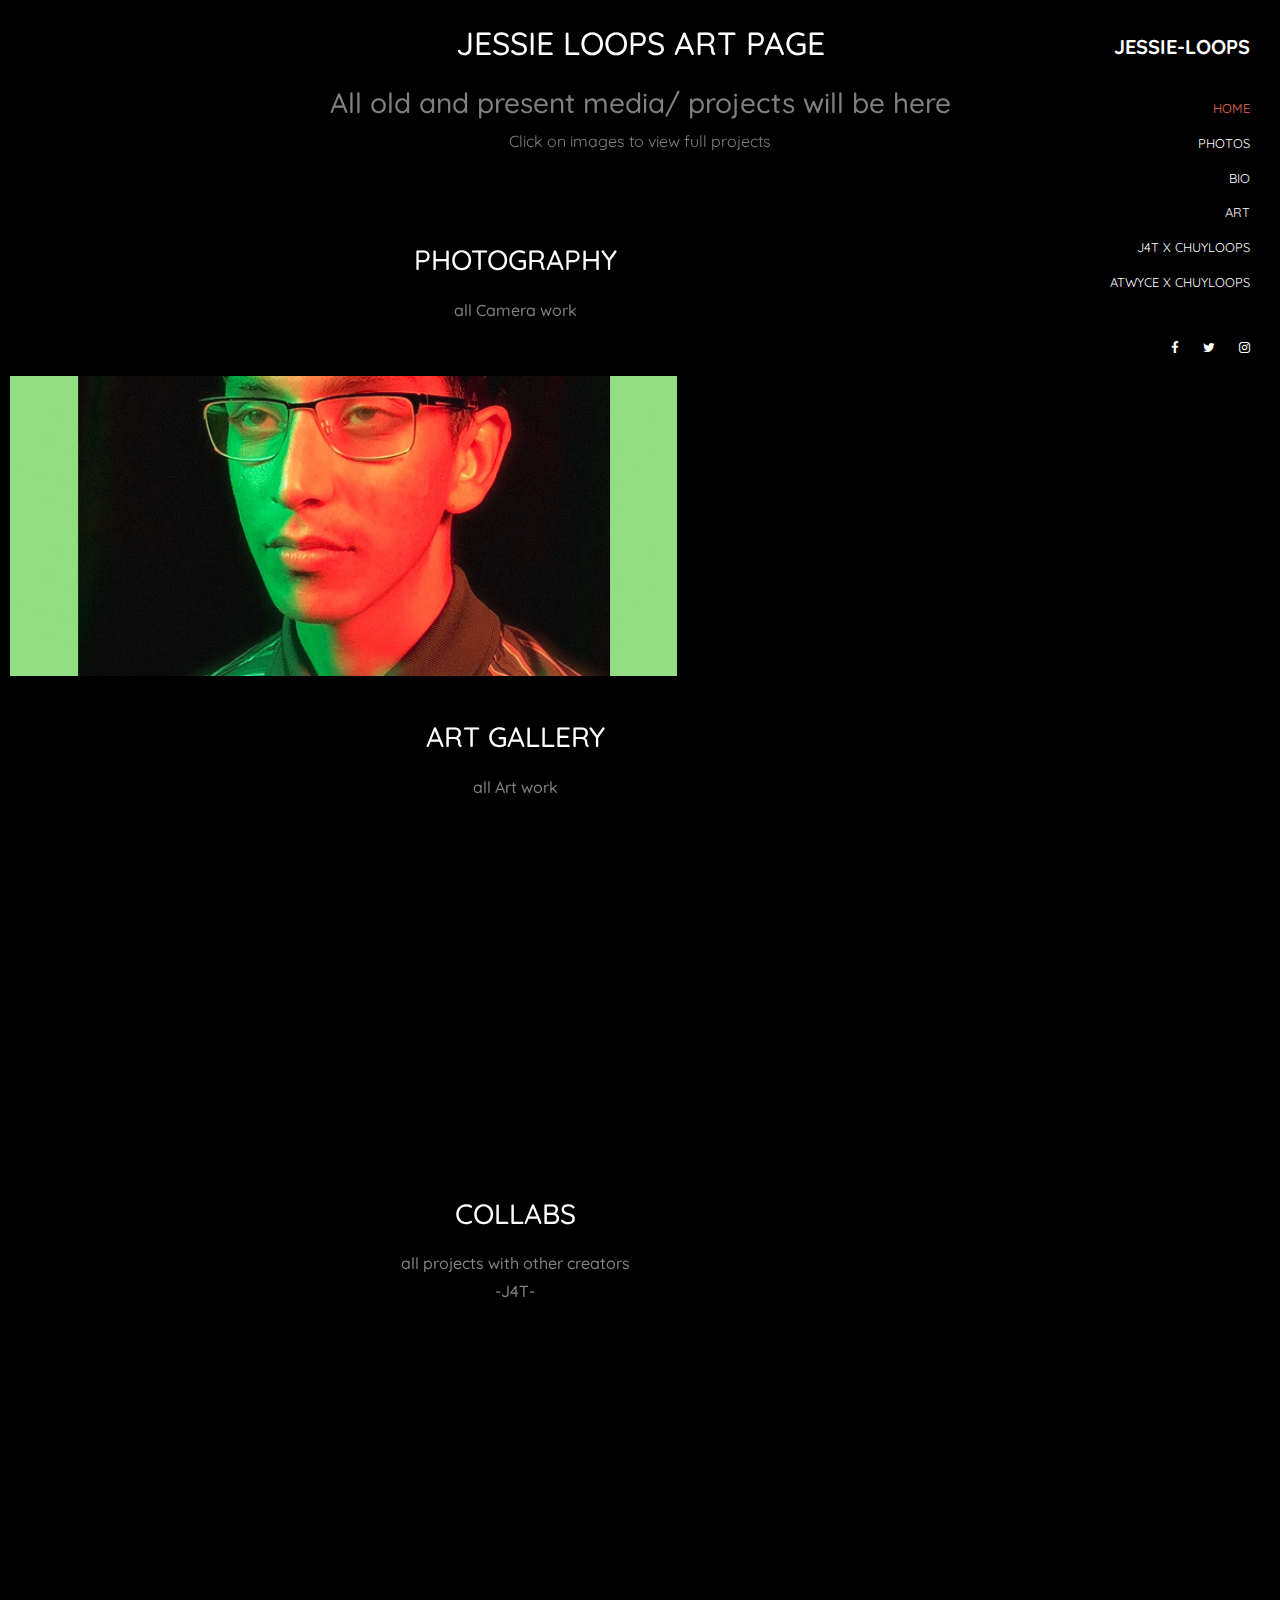
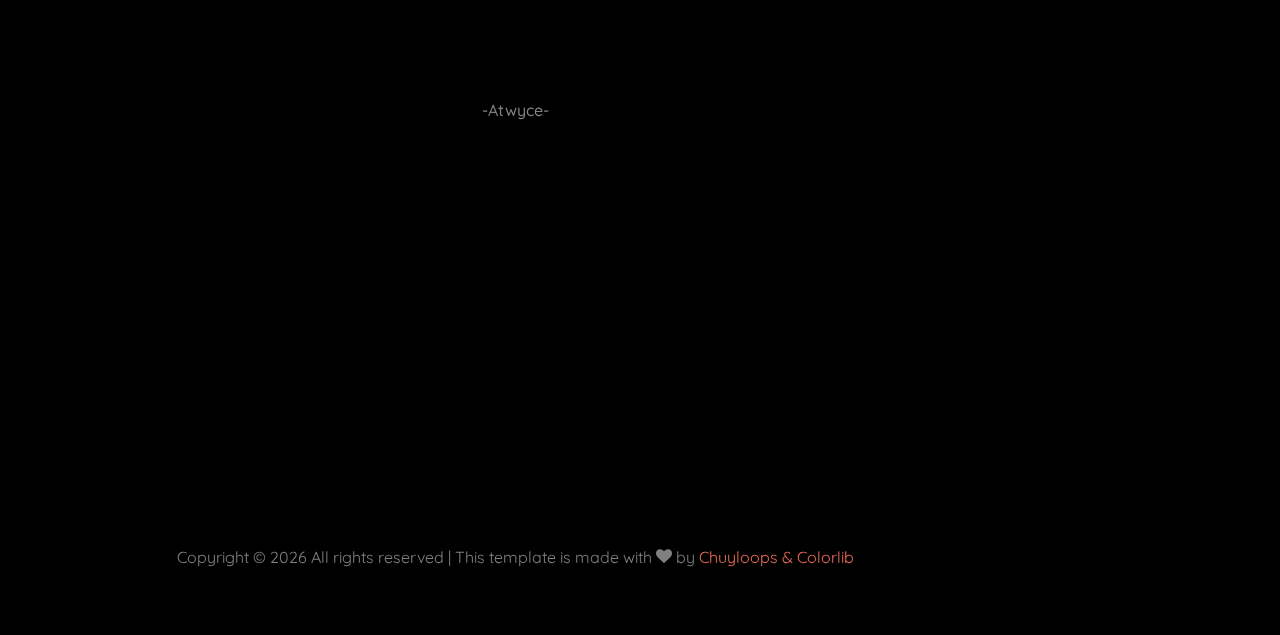
<file: index.html>
<!DOCTYPE html>
<html lang="en">

<head>

  <title>JESSIELOOPS</title>
  <meta charset="utf-8">
  <meta name="viewport" content="width=device-width, initial-scale=1, shrink-to-fit=no">

<!-- head pages for all links and stylesheets -->

  <link href="https://fonts.googleapis.com/css?family=Quicksand:300,400,500,700,900" rel="stylesheet">
  <link rel="stylesheet" href="fonts/icomoon/style.css">
  <link rel="stylesheet" href="css/bootstrap.min.css">
  <link rel="stylesheet" href="css/magnific-popup.css">
  <link rel="stylesheet" href="css/jquery-ui.css">
  <link rel="stylesheet" href="css/owl.carousel.min.css">
  <link rel="stylesheet" href="css/owl.theme.default.min.css">
  <link rel="stylesheet" href="css/bootstrap-datepicker.css">
  <link rel="stylesheet" href="fonts/flaticon/font/flaticon.css">
  <link rel="stylesheet" href="css/aos.css">
  <link rel="stylesheet" href="css/fancybox.min.css">
  <link rel="stylesheet" href="css/style.css">


</head>

<!--Body elements conatining all code for the main user face. -->

<body>

<!-- site menu and scrollable objects -->

  <div class="site-wrap">
    <div class="site-mobile-menu">
      <div class="site-mobile-menu-header">
        <div class="site-mobile-menu-close mt-3">
          <span class="icon-close2 js-menu-toggle"></span>
        </div>
      </div>
      <div class="site-mobile-menu-body"></div>
    </div>

    <header class="header-bar d-flex d-lg-block align-items-center" data-aos="fade-left">

      <div class="site-logo">
        <a href="index.html">JESSIE-LOOPS</a>
      </div>

      <div class="d-inline-block d-xl-none ml-md-0 ml-auto py-3" style="position: relative; top: 3px;">
        <a href="#" class="site-menu-toggle js-menu-toggle text-white"><span class="icon-menu h3"></span></a>
      </div>

      <div class="main-menu">
        <ul class="js-clone-nav">
          <li class="active"><a href="index.html">Home</a></li>
          <li><a href="single.html">Photos</a></li>
          <li><a href="bio.html">Bio</a></li>
          <li><a href="photos.html">Art</a></li>
          <li><a href="J4T.html">J4T x CHUYLOOPS</a></li>
          <li><a href="tony.html">ATWYCE x CHUYLOOPS</a></li>
        </ul>
        <ul class="social js-clone-nav">
          <li><a href=""><span class="icon-facebook"></span></a></li>
          <li><a href="https://twitter.com/Just_chew_it"><span class="icon-twitter"></span></a></li>
          <li><a href=""><span class="icon-instagram"></span></a></li>
        </ul>
      </div>
    </header>

<!-- body -->

    <body>

      <div class="site-wrap">

        <div class="site-mobile-menu">
          <div class="site-mobile-menu-header">
            <div class="site-mobile-menu-close mt-3">
              <span class="icon-close2 js-menu-toggle"></span>
            </div>
          </div>
          <div class="site-mobile-menu-body"></div>
        </div>

        <div class="row pt-4 mb-5 text-center">
          <div class="col-12">
            <h2 class="text-white mb-4">JESSIE LOOPS ART PAGE</h2>
            <h3>All old and present media/ projects will be here </h3>
            <p>Click on images to view full projects
            </p>
          </div>
        </div>

<!-- Main Content -->

        <main class="main-content">
          <div class="container-fluid photos">
            <div class="row pt-4 mb-5 text-center">
              <div class="col-12">
                <h3 class="text-white mb-4">PHOTOGRAPHY</h3>
                <h6> all Camera work </h6>
              </div>
            </div>

            <div class="col-12 col-md-6 col-lg-8" data-aos="fade-up">
              <a href="single.html" class="d-block photo-item">
                <img src="images/oldedits4.JPEG" alt="Image" class="img-fluid">
                <div class="photo-text-more">
                  <div class="photo-text-more">
                    <h3 class="heading">Photos</h3>
                    <span class="meta">12 Photos</span>
                  </div>
                </div>
              </a>
            </div>

            <div class="row pt-4 mb-5 text-center">
              <div class="col-12">
                <h3 class="text-white mb-4">ART GALLERY</h3>
                <h6> all Art work</h6>
              </div>
            </div>

            <div class="col-12 col-md-6 col-lg-4" data-aos="fade-up" data-aos-delay="100">
              <a href="photos.html" class="d-block photo-item">
                <img src="images/ART/ART COVER.jpg" alt="Image" class="img-fluid">
                <div class="photo-text-more">
                  <div class="photo-text-more">
                    <h3 class="heading">ART</h3>
                    <span class="meta">16 Artworks</span>
                  </div>
                </div>
              </a>
            </div>


            <div class="row pt-4 mb-5 text-center">
              <div class="col-12">
                <h3 class="text-white mb-4">COLLABS</h3>
                <h6> all projects with other creators</h6>
              </div>
              <div class="col-12">
                <h6>-J4T-</h6>
              </div>
            </div>
            <div class="col-12 col-md-6 col-lg-4" data-aos="fade-up" data-aos-delay="100">
              <a href="J4T.html" class="d-block photo-item">
                <img src="images/J$T2.PNG" alt="Image" class="img-fluid">
                <div class="photo-text-more">
                  <div class="photo-text-more">
                    <h3 class="heading">J4T</h3>
                    <span class="meta">16 Artworks</span>
                  </div>
                </div>
              </a>
            </div>

            <div class="row pt-4 mb-5 text-center">
              <div class="col-12">
                <h6> -Atwyce- </h6>
              </div>
            </div>

            <div class="col-12 col-md-6 col-lg-4" data-aos="fade-up" data-aos-delay="100">
              <a href="tony.html" class="d-block photo-item">
                <img src="images/tony.JPEG" alt="Image" class="img-fluid">
                <div class="photo-text-more">
                  <div class="photo-text-more">
                    <h3 class="heading">ATWYCE</h3>
                    <span class="meta">...</span>
                  </div>
                </div>
              </a>
            </div>

<!-- Footer -->

            <div class="row justify-content-center">
              <div class="col-md-12 text-center py-5">
                <p>
                  <!-- Link back to Colorlib can't be removed. Template is licensed under CC BY 3.0. -->
                  Copyright &copy;
                  <script>document.write(new Date().getFullYear());</script> All rights reserved | This template is made
                  with <i class="icon-heart" aria-hidden="true"></i> by <a href="https://colorlib.com"
                    target="_blank">Chuyloops & Colorlib</a>
                  <!-- Link back to Colorlib can't be removed. Template is licensed under CC BY 3.0. -->
                </p>
              </div>
            </div>
          </div>
        </main>

      </div>
<!-- .site-wrap -->

      <script src="js/jquery-3.3.1.min.js"></script>
      <script src="js/jquery-migrate-3.0.1.min.js"></script>
      <script src="js/jquery-ui.js"></script>
      <script src="js/popper.min.js"></script>
      <script src="js/bootstrap.min.js"></script>
      <script src="js/owl.carousel.min.js"></script>
      <script src="js/jquery.stellar.min.js"></script>
      <script src="js/jquery.countdown.min.js"></script>
      <script src="js/jquery.magnific-popup.min.js"></script>
      <script src="js/bootstrap-datepicker.min.js"></script>
      <script src="js/aos.js"></script>

      <script src="js/jquery.fancybox.min.js"></script>

      <script src="js/main.js"></script>

    </body>

</html>
</file>
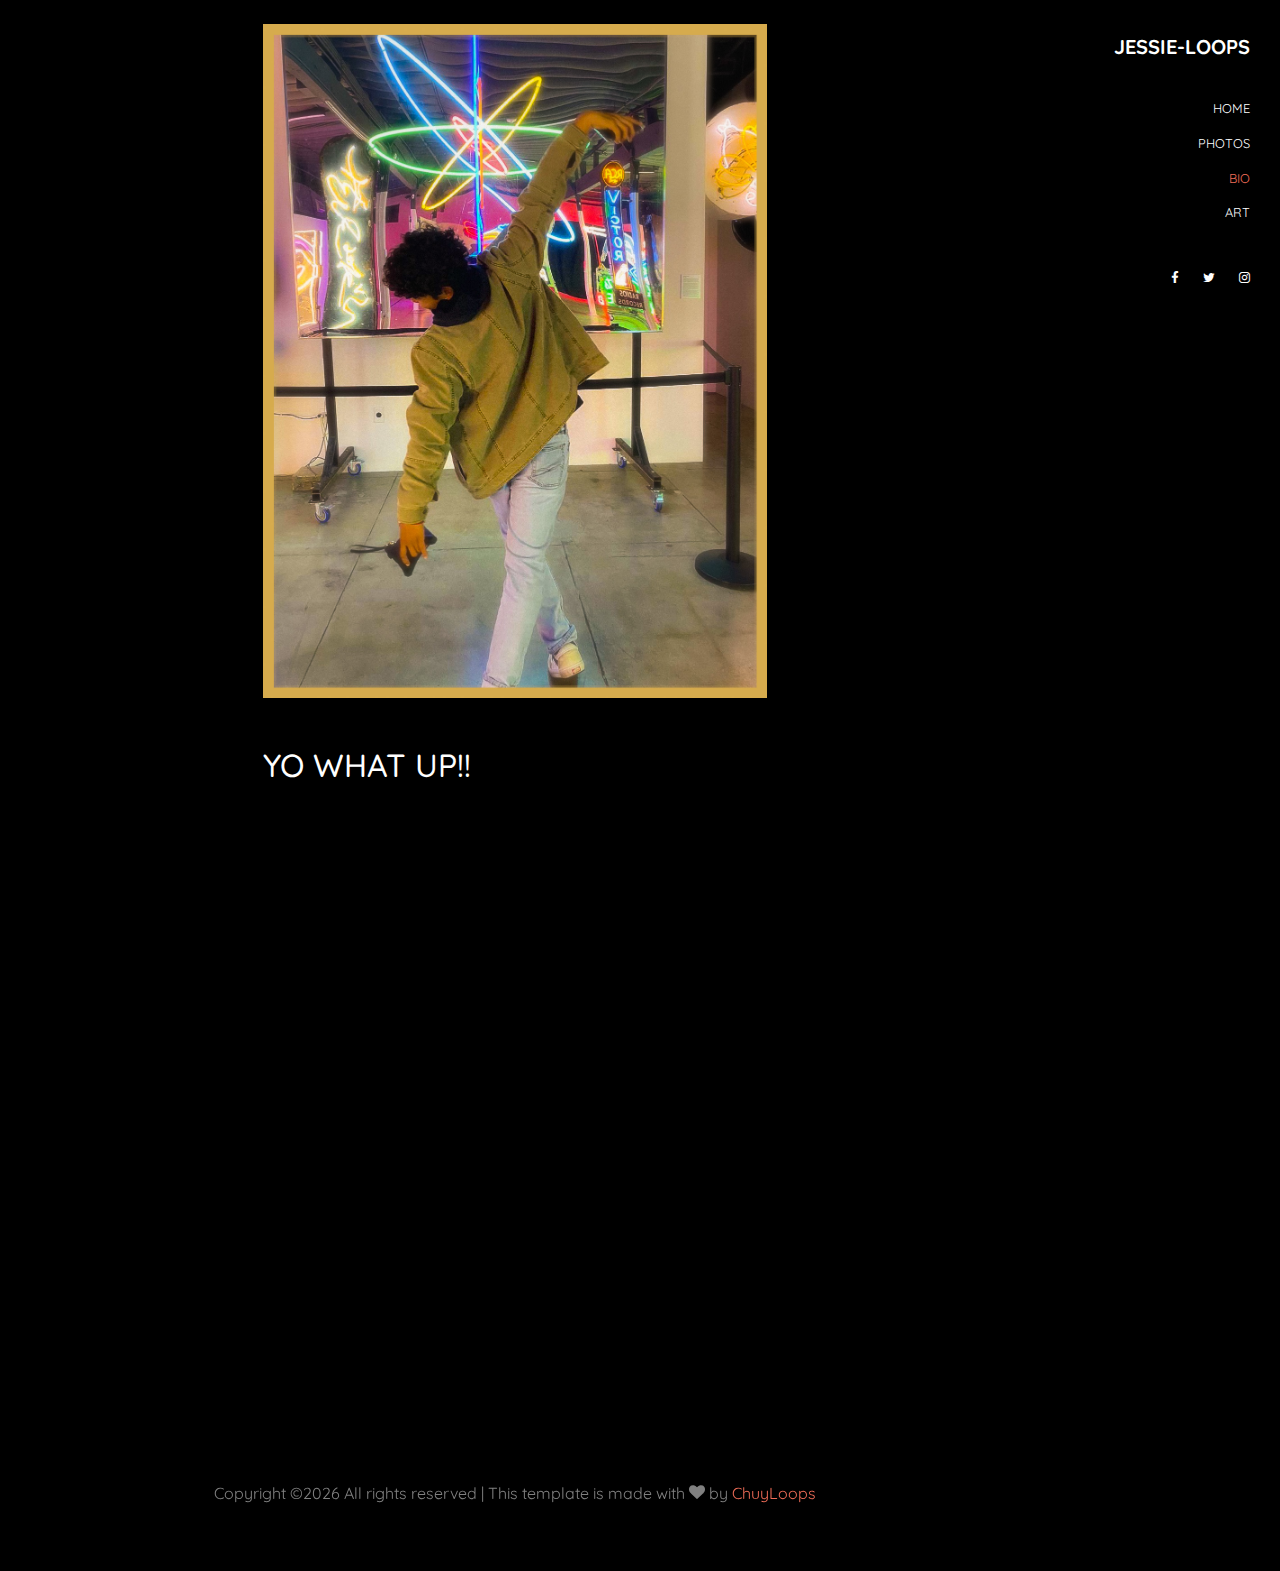
<file: bio.html>
<!DOCTYPE html>
<html lang="en">
  <head>
    <title>JESSIELOOPS</title>
    <meta charset="utf-8">
    <meta name="viewport" content="width=device-width, initial-scale=1, shrink-to-fit=no">

    <link href="https://fonts.googleapis.com/css?family=Quicksand:300,400,500,700,900" rel="stylesheet">
    <link rel="stylesheet" href="fonts/icomoon/style.css">

    <link rel="stylesheet" href="css/bootstrap.min.css">
    <link rel="stylesheet" href="css/magnific-popup.css">
    <link rel="stylesheet" href="css/jquery-ui.css">
    <link rel="stylesheet" href="css/owl.carousel.min.css">
    <link rel="stylesheet" href="css/owl.theme.default.min.css">

    <link rel="stylesheet" href="css/bootstrap-datepicker.css">

    <link rel="stylesheet" href="fonts/flaticon/font/flaticon.css">

    <link rel="stylesheet" href="css/aos.css">
    <link rel="stylesheet" href="css/fancybox.min.css">

    <link rel="stylesheet" href="css/style.css">
    
  </head>
  <body>
  

  <div class="site-wrap">

  <div class="site-mobile-menu">
    <div class="site-mobile-menu-header">
      <div class="site-mobile-menu-close mt-3">
        <span class="icon-close2 js-menu-toggle"></span>
      </div>
    </div>
    <div class="site-mobile-menu-body"></div>
  </div>

  <header class="header-bar d-flex d-lg-block align-items-center" data-aos="fade-left">
    <div class="site-logo">
      <a href="index.html">Jessie-Loops</a>
    </div>
    
    <div class="d-inline-block d-xl-none ml-md-0 ml-auto py-3" style="position: relative; top: 3px;"><a href="#" class="site-menu-toggle js-menu-toggle text-white"><span class="icon-menu h3"></span></a></div>

    <div class="main-menu">
      <ul class="js-clone-nav">
        <li><a href="index.html">Home</a></li>
        <li><a href="single.html">Photos</a></li>
        <li class="active"><a href="bio.html">Bio</a></li>
        <li><a href="photos.html">Art</a></li>
        <!-- <li><a href="contact.html">Contact</a></li> -->
      </ul>
      <ul class="social js-clone-nav">
        <li><a href="#"><span class="icon-facebook"></span></a></li>
        <li><a href="#"><span class="icon-twitter"></span></a></li>
        <li><a href="#"><span class="icon-instagram"></span></a></li>
      </ul>
    </div>
  </header> 
  <main class="main-content">
    <div class="container-fluid photos">
      <div class="row justify-content-center">
        
        <div class="col-md-6 pt-4">
          <figure class="mb-5" data-aos="fade-up">
            <img src="images/ME.JPEG" alt="Image" class="img-fluid">
          </figure>

          <h2 class="text-white mb-4" data-aos="fade-up">YO WHAT UP!!</h2>

          <div class="row" data-aos="fade-up">
            <div class="col-md-12">
              <p>
                Welcome to my creative space and journey into the Arts. Here is a link to my resume <a href="https://chuyloops14.github.io/PortFolio1/"> Portfolio</a> to view all skill sets and experience I was exposed to (this is more for tech companies). My goal is to reach a professional level in the ARTs and Media. I began to explore painting and sketching in highschool all the way to my second year of college.
                Placing myself in advanced classes in Mount San Antonio College at an early start. Learning graphic design has gained me a lot of experience for my love to create. After 2 years I had the opportunity to attend University of California, Riverside to earn a certificate in Full Stack Web Development, alongside applying for my first job at ADESA Los Angeles.
                Within 8 months I became a certified Front End Web Developer allowing me to present to you a website made from scratch to showcase my passion and ideas to the world. Soon after I invested in Camera work and earned the opportunity to meet other artists and capture their Skill and personality in a passionate way.
            </p> 
              <p class="mb-5">I am now back at MTSAC to recieve second degree - Assocaites in Animation and graphic design. my goal is to create and explore!</p>

              <p cass="mt-4">Thanks you for veiwing my work and I hope you enjoy! <br> Jesus A. (CHUYLOOPS)</p>
            </div>
        </div>

      </div>

        <div class="col-md-12 text-center py-5">
          <p>
        <!-- Link back to Colorlib can't be removed. Template is licensed under CC BY 3.0. -->
        Copyright &copy;<script>document.write(new Date().getFullYear());</script> All rights reserved | This template is made with <i class="icon-heart" aria-hidden="true"></i> by <a href="https://colorlib.com" target="_blank" >ChuyLoops</a>
        <!-- Link back to Colorlib can't be removed. Template is licensed under CC BY 3.0. -->
      </p>
        </div>
      </div>
    </div>
  </main>

</div> <!-- .site-wrap -->

  <script src="js/jquery-3.3.1.min.js"></script>
  <script src="js/jquery-migrate-3.0.1.min.js"></script>
  <script src="js/jquery-ui.js"></script>
  <script src="js/popper.min.js"></script>
  <script src="js/bootstrap.min.js"></script>
  <script src="js/owl.carousel.min.js"></script>
  <script src="js/jquery.stellar.min.js"></script>
  <script src="js/jquery.countdown.min.js"></script>
  <script src="js/jquery.magnific-popup.min.js"></script>
  <script src="js/bootstrap-datepicker.min.js"></script>
  <script src="js/aos.js"></script>

  <script src="js/jquery.fancybox.min.js"></script>

  <script src="js/main.js"></script>
    
  </body>
</html>
</file>
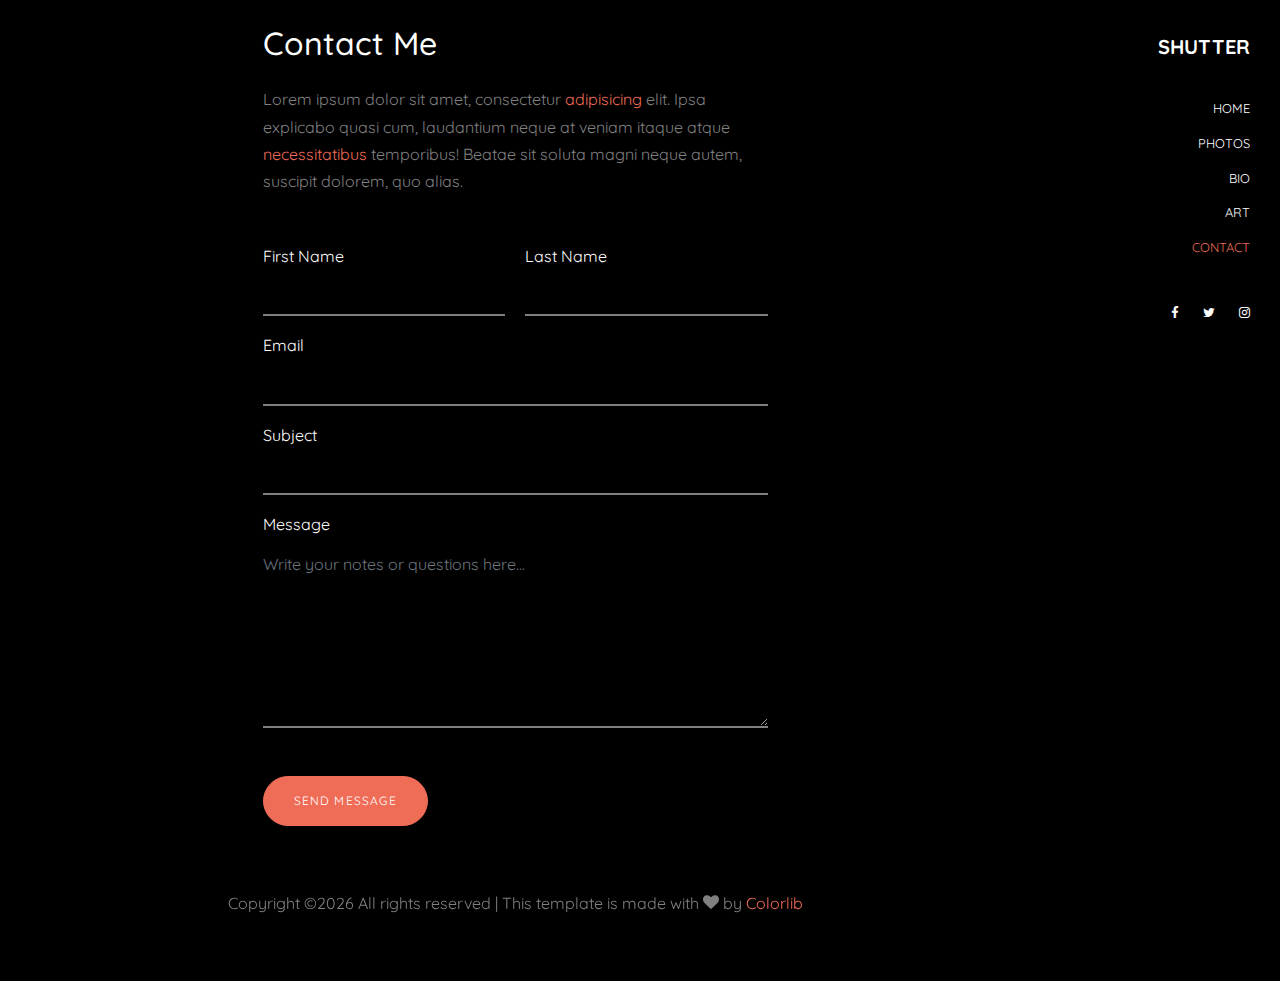
<file: contact.html>
<!DOCTYPE html>
<html lang="en">
  <head>
    <title>JESSIELOOPS</title>
    <meta charset="utf-8">
    <meta name="viewport" content="width=device-width, initial-scale=1, shrink-to-fit=no">

    <link href="https://fonts.googleapis.com/css?family=Quicksand:300,400,500,700,900" rel="stylesheet">
    <link rel="stylesheet" href="fonts/icomoon/style.css">

    <link rel="stylesheet" href="css/bootstrap.min.css">
    <link rel="stylesheet" href="css/magnific-popup.css">
    <link rel="stylesheet" href="css/jquery-ui.css">
    <link rel="stylesheet" href="css/owl.carousel.min.css">
    <link rel="stylesheet" href="css/owl.theme.default.min.css">

    <link rel="stylesheet" href="css/bootstrap-datepicker.css">

    <link rel="stylesheet" href="fonts/flaticon/font/flaticon.css">

    <link rel="stylesheet" href="css/aos.css">
    <link rel="stylesheet" href="css/fancybox.min.css">

    <link rel="stylesheet" href="css/style.css">
    
  </head>
  <body>
  

  <div class="site-wrap">

  <div class="site-mobile-menu">
    <div class="site-mobile-menu-header">
      <div class="site-mobile-menu-close mt-3">
        <span class="icon-close2 js-menu-toggle"></span>
      </div>
    </div>
    <div class="site-mobile-menu-body"></div>
  </div>

  <header class="header-bar d-flex d-lg-block align-items-center" data-aos="fade-left">
    <div class="site-logo">
      <a href="index.html">Shutter</a>
    </div>
    
    <div class="d-inline-block d-xl-none ml-md-0 ml-auto py-3" style="position: relative; top: 3px;"><a href="#" class="site-menu-toggle js-menu-toggle text-white"><span class="icon-menu h3"></span></a></div>

    <div class="main-menu">
      <ul class="js-clone-nav">
        <li><a href="index.html">Home</a></li>
        <li><a href="single.html">Photos</a></li>
        <li><a href="bio.html">Bio</a></li>
        <li><a href="photos.html">ART</a></li>
        <li class="active"><a href="contact.html">Contact</a></li>
      </ul>
      <ul class="social js-clone-nav">
        <li><a href="#"><span class="icon-facebook"></span></a></li>
        <li><a href="#"><span class="icon-twitter"></span></a></li>
        <li><a href="#"><span class="icon-instagram"></span></a></li>
      </ul>
    </div>
  </header> 
  <main class="main-content">
    <div class="container-fluid photos">
      <div class="row justify-content-center">
        
        <div class="col-md-6 pt-4"  data-aos="fade-up">
          <h2 class="text-white mb-4">Contact Me</h2>

          <div class="row">
            <div class="col-md-12">
              <p class="mb-5">Lorem ipsum dolor sit amet, consectetur <a href="#">adipisicing</a> elit. Ipsa explicabo quasi cum, laudantium neque at veniam itaque atque <a href="#">necessitatibus</a> temporibus! Beatae sit soluta magni neque autem, suscipit dolorem, quo alias.</p>
              

              <div class="row">
                <div class="col-md-12">

                  

                  <form action="#">
                    
                    

                    <div class="row form-group">
                      <div class="col-md-6 mb-3 mb-md-0">
                        <label class="text-white" for="fname">First Name</label>
                        <input type="text" id="fname" class="form-control">
                      </div>
                      <div class="col-md-6">
                        <label class="text-white" for="lname">Last Name</label>
                        <input type="text" id="lname" class="form-control">
                      </div>
                    </div>

                    <div class="row form-group">
                      
                      <div class="col-md-12">
                        <label class="text-white" for="email">Email</label> 
                        <input type="email" id="email" class="form-control">
                      </div>
                    </div>

                    <div class="row form-group">
                      
                      <div class="col-md-12">
                        <label class="text-white" for="subject">Subject</label> 
                        <input type="subject" id="subject" class="form-control">
                      </div>
                    </div>

                    <div class="row form-group mb-5">
                      <div class="col-md-12">
                        <label class="text-white" for="message">Message</label> 
                        <textarea name="message" id="message" cols="30" rows="7" class="form-control" placeholder="Write your notes or questions here..."></textarea>
                      </div>
                    </div>

                    <div class="row form-group">
                      <div class="col-md-12">
                        <input type="submit" value="Send Message" class="btn btn-primary btn-md text-white">
                      </div>
                    </div>

        
                  </form>
                </div>
                
              </div>
            </div>
          </div>
        </div>

      </div>

      <div class="row justify-content-center">
        <div class="col-md-12 text-center py-5">
          <p>
        <!-- Link back to Colorlib can't be removed. Template is licensed under CC BY 3.0. -->
        Copyright &copy;<script>document.write(new Date().getFullYear());</script> All rights reserved | This template is made with <i class="icon-heart" aria-hidden="true"></i> by <a href="https://colorlib.com" target="_blank" >Colorlib</a>
        <!-- Link back to Colorlib can't be removed. Template is licensed under CC BY 3.0. -->
      </p>
        </div>
      </div>
    </div>
  </main>

</div> <!-- .site-wrap -->

  <script src="js/jquery-3.3.1.min.js"></script>
  <script src="js/jquery-migrate-3.0.1.min.js"></script>
  <script src="js/jquery-ui.js"></script>
  <script src="js/popper.min.js"></script>
  <script src="js/bootstrap.min.js"></script>
  <script src="js/owl.carousel.min.js"></script>
  <script src="js/jquery.stellar.min.js"></script>
  <script src="js/jquery.countdown.min.js"></script>
  <script src="js/jquery.magnific-popup.min.js"></script>
  <script src="js/bootstrap-datepicker.min.js"></script>
  <script src="js/aos.js"></script>

  <script src="js/jquery.fancybox.min.js"></script>

  <script src="js/main.js"></script>
    
  </body>
</html>
</file>
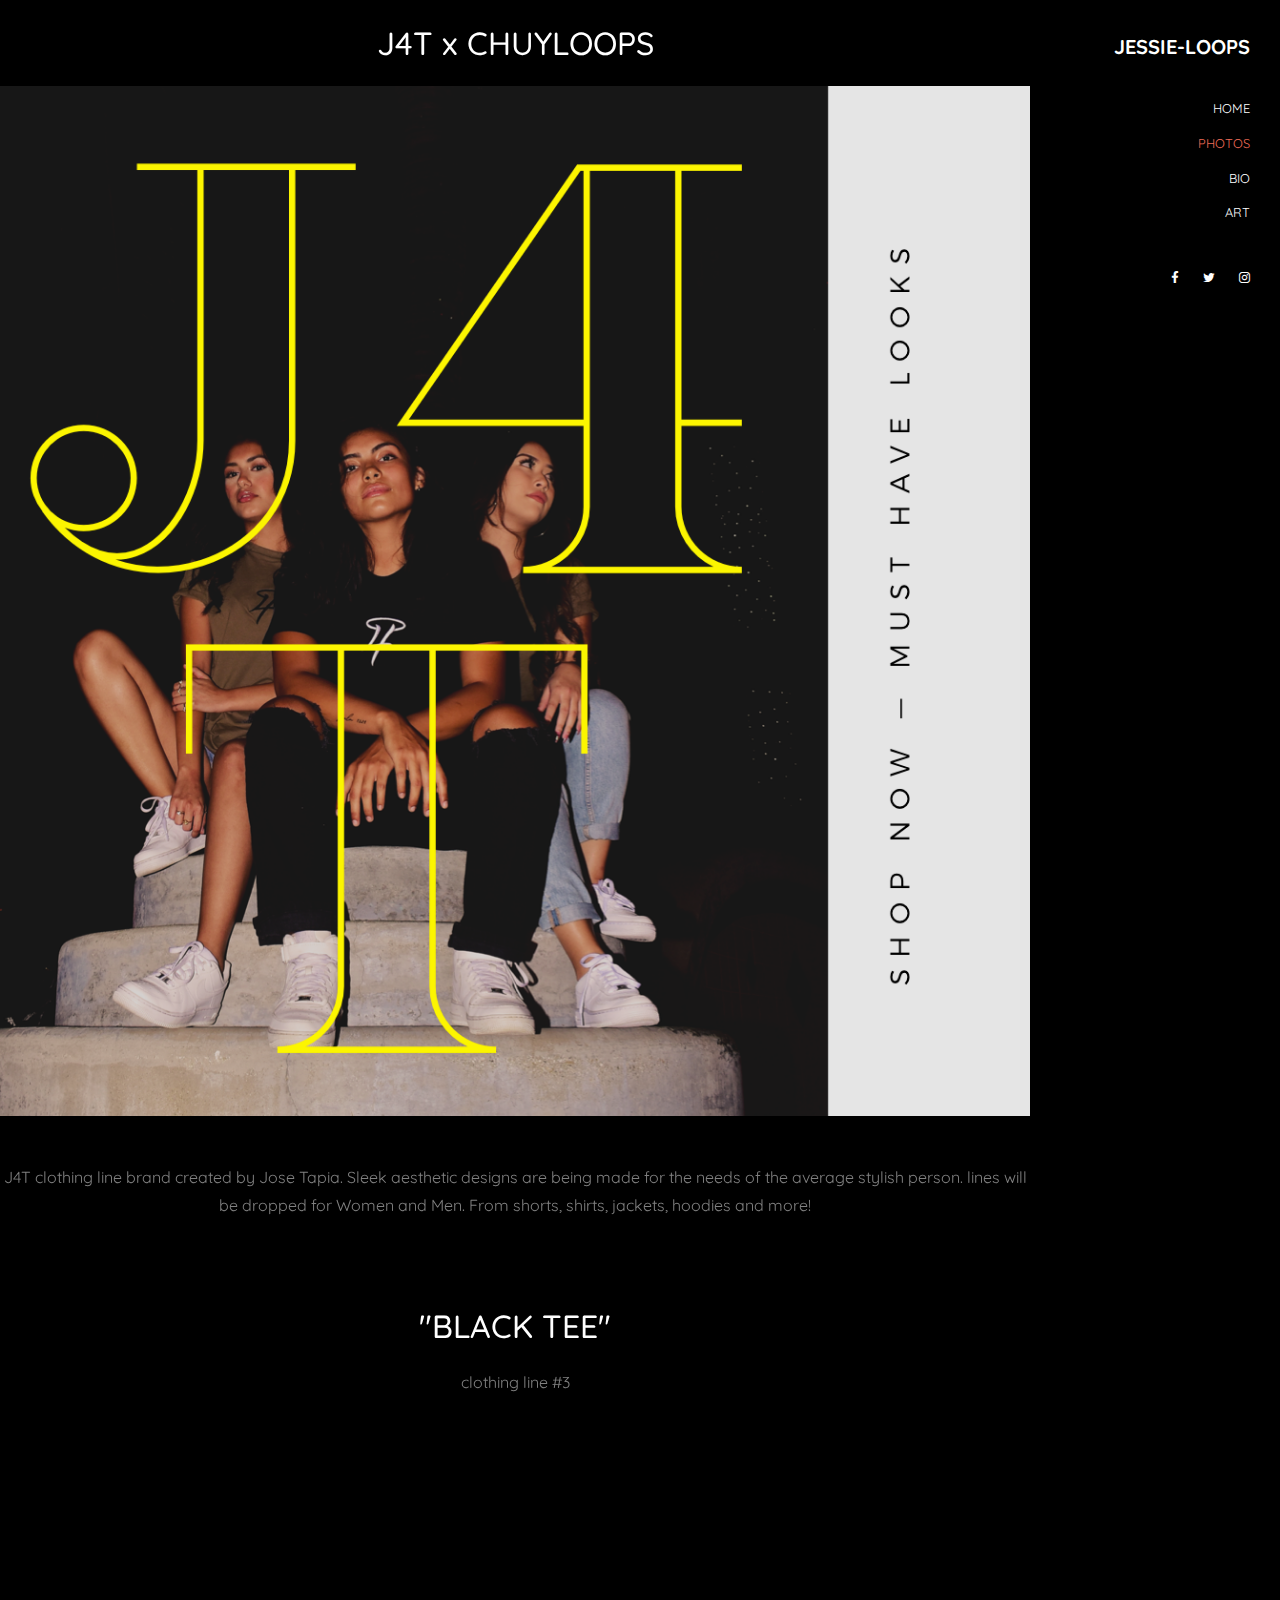
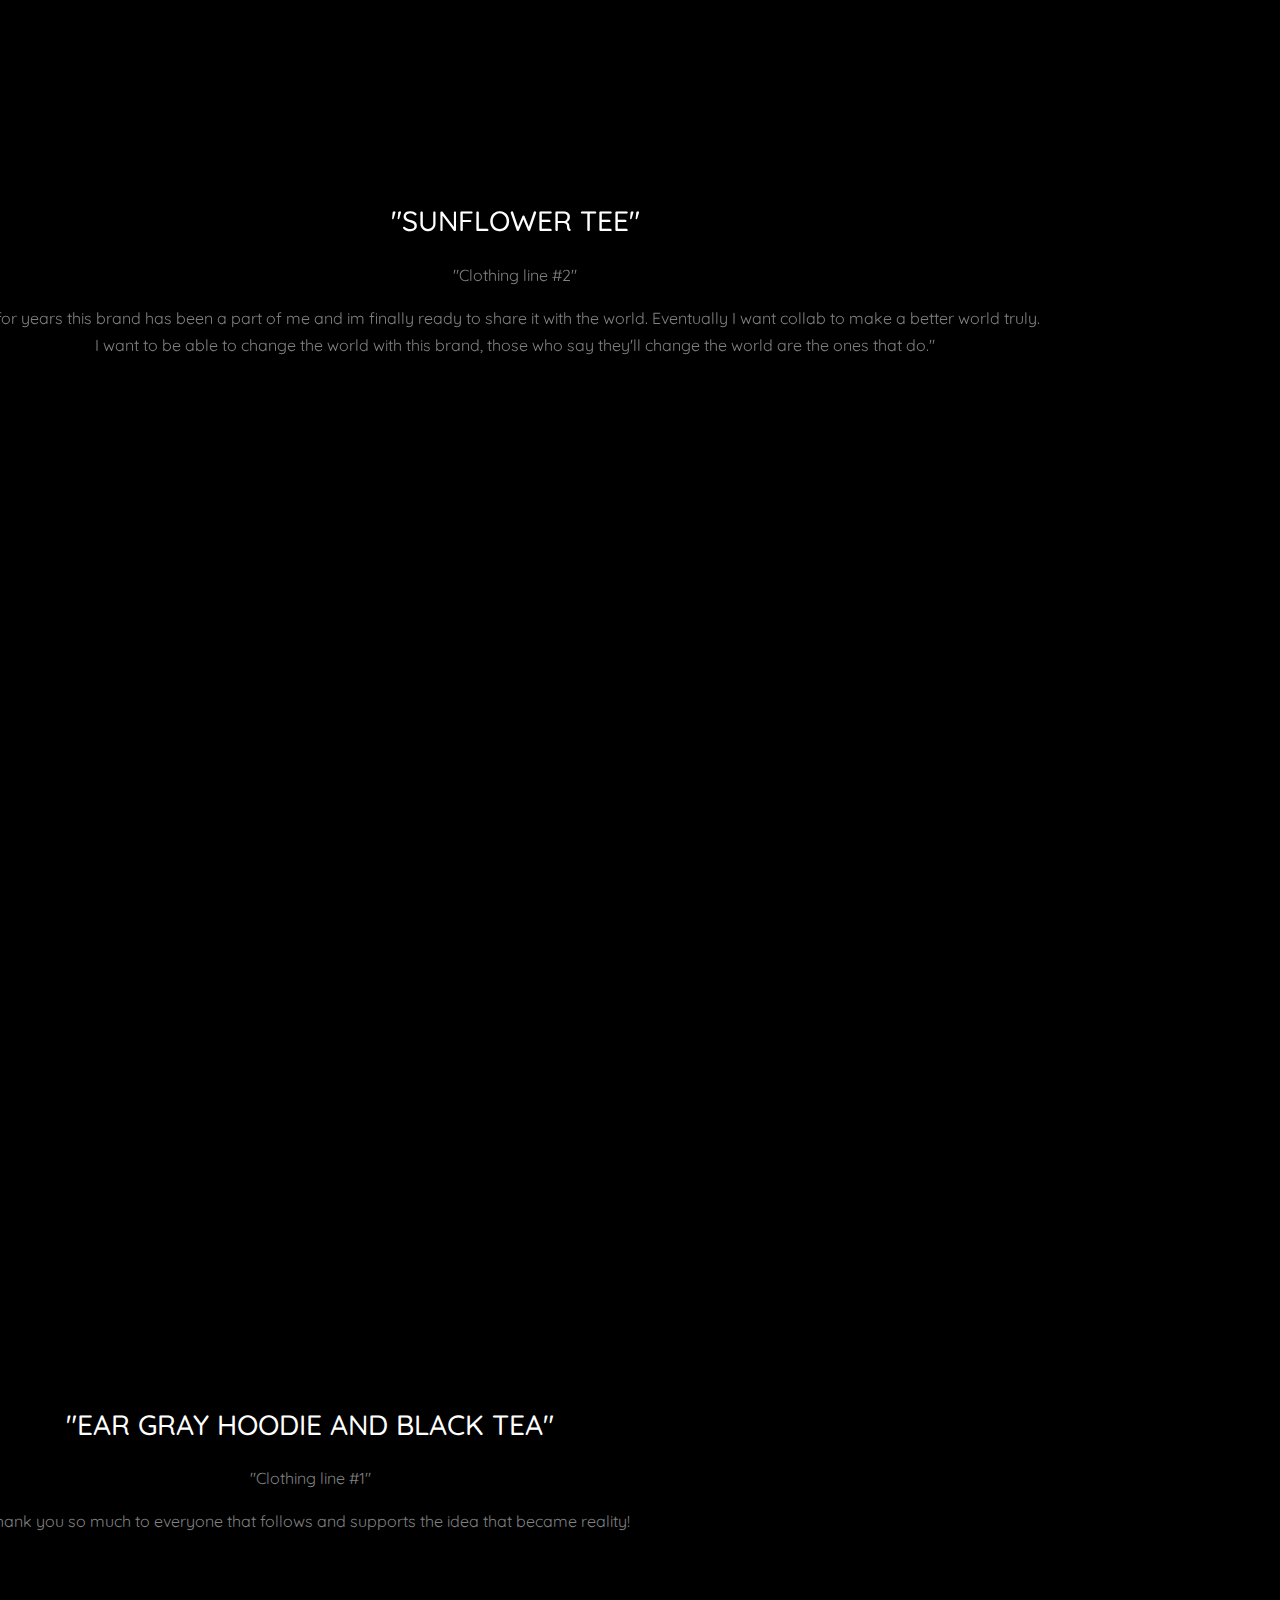
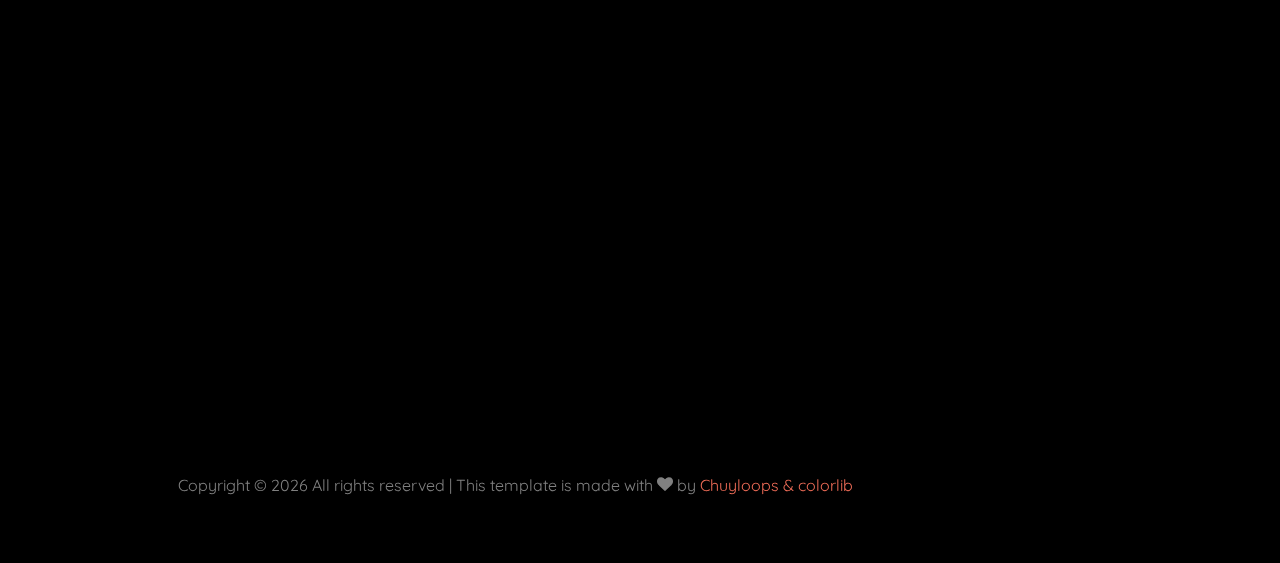
<file: J4T.html>
<!DOCTYPE html>
<html lang="en">

<!--HEAD-->

<head>
  <title>JESSIELOOPS x J4T </title>
  <meta charset="utf-8">
  <meta name="viewport" content="width=device-width, initial-scale=1, shrink-to-fit=no">

  <link href="https://fonts.googleapis.com/css?family=Quicksand:300,400,500,700,900" rel="stylesheet">
  <link rel="stylesheet" href="fonts/icomoon/style.css">

  <link rel="stylesheet" href="css/bootstrap.min.css">
  <link rel="stylesheet" href="css/magnific-popup.css">
  <link rel="stylesheet" href="css/jquery-ui.css">
  <link rel="stylesheet" href="css/owl.carousel.min.css">
  <link rel="stylesheet" href="css/owl.theme.default.min.css">

  <link rel="stylesheet" href="css/bootstrap-datepicker.css">

  <link rel="stylesheet" href="fonts/flaticon/font/flaticon.css">

  <link rel="stylesheet" href="css/aos.css">
  <link rel="stylesheet" href="css/fancybox.min.css">

  <link rel="stylesheet" href="css/style.css">

</head>

<!--BODY-->

<body>

<!--SITE WRAP-->

  <div class="site-wrap">

    <div class="site-mobile-menu">
      <div class="site-mobile-menu-header">
        <div class="site-mobile-menu-close mt-3">
          <span class="icon-close2 js-menu-toggle"></span>
        </div>
      </div>
      <div class="site-mobile-menu-body"></div>
    </div>

<!-- HEADER -->

    <header class="header-bar d-flex d-lg-block align-items-center">
      <div class="site-logo">
        <a href="index.html">JESSIE-LOOPS</a>
      </div>

      <div class="d-inline-block d-xl-none ml-md-0 ml-auto py-3" style="position: relative; top: 3px;"><a href="#"
          class="site-menu-toggle js-menu-toggle text-white"><span class="icon-menu h3"></span></a></div>

      <div class="main-menu">
        <ul class="js-clone-nav">
          <li><a href="index.html">Home</a></li>
          <li class="active"><a href="single.html">Photos</a></li>
          <li><a href="bio.html">Bio</a></li>
          <li><a href="photos.html">ART</a></li>
          <!-- <li><a href="contact.html">Contact</a></li> -->
        </ul>
        <ul class="social js-clone-nav">
          <li><a href="#"><span class="icon-facebook"></span></a></li>
          <li><a href="#"><span class="icon-twitter"></span></a></li>
          <li><a href="#"><span class="icon-instagram"></span></a></li>
        </ul>
      </div>
    </header>
    <main class="main-content">
      <div class="container-fluid photos">


        <div class="row pt-4 mb-5 text-center">
          <div class="col-12">
            <h2 class="text-white mb-4">J4T x CHUYLOOPS</h2>
            <figure class="mb-5" data-aos="fade-up">
              <img src="images/J$THERO.PNG" alt="Image" class="img-fluid">
            </figure>
            <p> J4T clothing line brand created by Jose Tapia. Sleek aesthetic designs are being made for the needs of
              the average stylish person. lines will be dropped for Women and Men. From shorts, shirts, jackets, hoodies
              and more!</p>
          </div>
        </div>

        <div class="row pt-4 mb-5 text-center">
          <div class="col-12">
            <h2 class="text-white mb-4">"BLACK TEE"</h2>
            <P>clothing line #3</P>
          </div>
        </div>
        <div class="row align-items-stretch">


          <div class="col-6 col-md-6 col-lg-3" data-aos="fade-up">
            <a href="images/J$T.JPG" class="d-block photo-item" data-fancybox="gallery">
              <img src="images/J$T.JPG" alt="Image" class="img-fluid">
              <div class="photo-text-more">
                <div class="photo-text-more">
                  <h3 class="heading">J4T Series</h3>
                  <span class="meta">2 of 4</span>
                </div>
              </div>
            </a>
          </div>
          <div class="col-6 col-md-6 col-lg-3" data-aos="fade-up">
            <a href="images/J$T5.JPG" class="d-block photo-item" data-fancybox="gallery">
              <img src="images/J$T5.JPG" alt="Image" class="img-fluid">
              <div class="photo-text-more">
                <div class="photo-text-more">
                  <h3 class="heading">J4T Series</h3>
                  <span class="meta">3 of 4</span>
                </div>
              </div>
            </a>
          </div>
          <div class="col-6 col-md-6 col-lg-3" data-aos="fade-up">
            <a href="images/J$T3.PNG" class="d-block photo-item" data-fancybox="gallery">
              <img src="images/J$T3.PNG" alt="Image" class="img-fluid">
              <div class="photo-text-more">
                <div class="photo-text-more">
                  <h3 class="heading">J4T Series</h3>
                  <span class="meta">4 of 4</span>
                </div>
              </div>
            </a>
          </div>

          <div class="col-6 col-md-6 col-lg-3" data-aos="fade-up">
            <a href="images/J$T4.JPG" class="d-block photo-item" data-fancybox="gallery">
              <img src="images/J$T4.JPG" alt="Image" class="img-fluid">
              <div class="photo-text-more">
                <div class="photo-text-more">
                  <h3 class="heading">J4T Series</h3>
                  <span class="meta">1 of 4</span>
                </div>
              </div>
            </a>
          </div>

          <div class="row pt-4 mb-5 text-center">
            <div class="col-12">
              <h3 class="text-white mb-4">"SUNFLOWER TEE"</h3>
              <p>"Clothing line #2"</p>
              <p> "for years this brand has been a part of me and im finally ready to share it with the world.
                Eventually I want collab to make a better world truly. I want to be able to change the world with this
                brand, those who say they'll change the world are the ones that do."</p>
            </div>
          </div>

          <div class="col-6 col-md-6 col-lg-3" data-aos="fade-up">
            <a href="images/edit.JPG" class="d-block photo-item" data-fancybox="gallery">
              <img src="images/edit.JPG" alt="Image" class="img-fluid">
              <div class="photo-text-more">
                <div class="photo-text-more">
                  <h3 class="heading">J4T Series</h3>
                  <span class="meta">1 of 2</span>
                </div>
              </div>
            </a>
          </div>

          <div class="col-6 col-md-6 col-lg-8" data-aos="fade-up">
            <a href="images/edit2.JPG" class="d-block photo-item" data-fancybox="gallery">
              <img src="images/edit2.JPG" alt="Image" class="img-fluid">
              <div class="photo-text-more">
                <div class="photo-text-more">
                  <h3 class="heading">J4T Series </h3>
                  <span class="meta">2 of 2</span>
                </div>
              </div>
            </a>
          </div>

          <div class="col-6 col-md-6 col-lg-8" data-aos="fade-up">
            <a href="images/edit3.JPG" class="d-block photo-item" data-fancybox="gallery">
              <img src="images/edit3.JPG" alt="Image" class="img-fluid">
              <div class="photo-text-more">
                <div class="photo-text-more">
                  <h3 class="heading">J4T Series </h3>
                  <span class="meta">2 of 2</span>
                </div>
              </div>
            </a>
          </div>

          <div class="col-6 col-md-6 col-lg-8" data-aos="fade-up">
            <a href="images/edit4.JPG" class="d-block photo-item" data-fancybox="gallery">
              <img src="images/edit4.JPG" alt="Image" class="img-fluid">
              <div class="photo-text-more">
                <div class="photo-text-more">
                  <h3 class="heading">J4T Series </h3>
                  <span class="meta">2 of 2</span>
                </div>
              </div>
            </a>
          </div>

          <div class="row pt-4 mb-5 text-center">
            <div class="col-12">
              <h3 class="text-white mb-4">"EAR GRAY HOODIE AND BLACK TEA"</h3>
              <p>"Clothing line #1"</p>
              <p> thank you so much to everyone that follows and supports the idea that became reality!</p>
            </div>
          </div>

          <div class="col-6 col-md-6 col-lg-3" data-aos="fade-up">
            <a href="images/J4T(alexis).JPG" class="d-block photo-item" data-fancybox="gallery">
              <img src="images/J4T(alexis).JPG" alt="Image" class="img-fluid">
              <div class="photo-text-more">
                <div class="photo-text-more">
                  <h3 class="heading">Black Tea</h3>
                  <span class="meta">1 of 4</span>
                </div>
              </div>
            </a>
          </div>

          <div class="col-6 col-md-6 col-lg-3" data-aos="fade-up">
            <a href="images/J4T2.JPG" class="d-block photo-item" data-fancybox="gallery">
              <img src="images/J4T2.JPG" alt="Image" class="img-fluid">
              <div class="photo-text-more">
                <div class="photo-text-more">
                  <h3 class="heading">Earl Grey Hoodie </h3>
                  <span class="meta">1 of 4</span>
                </div>
              </div>
            </a>
          </div>

          <div class="col-6 col-md-6 col-lg-3" data-aos="fade-up">
            <a href="images/J4T3.JPG" class="d-block photo-item" data-fancybox="gallery">
              <img src="images/J4T3.JPG" alt="Image" class="img-fluid">
              <div class="photo-text-more">
                <div class="photo-text-more">
                  <h3 class="heading">Earl Gray Hoodie</h3>
                  <span class="meta">1 of 4</span>
                </div>
              </div>
            </a>
          </div>


          <div class="col-6 col-md-6 col-lg-3" data-aos="fade-up">
            <a href="images/J4T(alexis2).JPG" class="d-block photo-item" data-fancybox="gallery">
              <img src="images/J4T(alexis2).JPG" alt="Image" class="img-fluid">
              <div class="photo-text-more">
                <div class="photo-text-more">
                  <h3 class="heading">Black Tea</h3>
                  <span class="meta">1 of 4</span>
                </div>
              </div>
            </a>
          </div>
        </div>


        <div class="row justify-content-center">
          <div class="col-md-12 text-center py-5">
            <p>
              <!-- Link back to Colorlib can't be removed. Template is licensed under CC BY 3.0. -->
              Copyright &copy;
              <script>document.write(new Date().getFullYear());</script> All rights reserved | This template is made
              with <i class="icon-heart" aria-hidden="true"></i> by <a href="https://colorlib.com"
                target="_blank">Chuyloops & colorlib</a>
              <!-- Link back to Colorlib can't be removed. Template is licensed under CC BY 3.0. -->
            </p>
          </div>
        </div>
      </div>
    </main>

  </div> <!-- .site-wrap -->

  <script src="js/jquery-3.3.1.min.js"></script>
  <script src="js/jquery-migrate-3.0.1.min.js"></script>
  <script src="js/jquery-ui.js"></script>
  <script src="js/popper.min.js"></script>
  <script src="js/bootstrap.min.js"></script>
  <script src="js/owl.carousel.min.js"></script>
  <script src="js/jquery.stellar.min.js"></script>
  <script src="js/jquery.countdown.min.js"></script>
  <script src="js/jquery.magnific-popup.min.js"></script>
  <script src="js/bootstrap-datepicker.min.js"></script>
  <script src="js/aos.js"></script>

  <script src="js/jquery.fancybox.min.js"></script>

  <script src="js/main.js"></script>

</body>

</html>
</file>
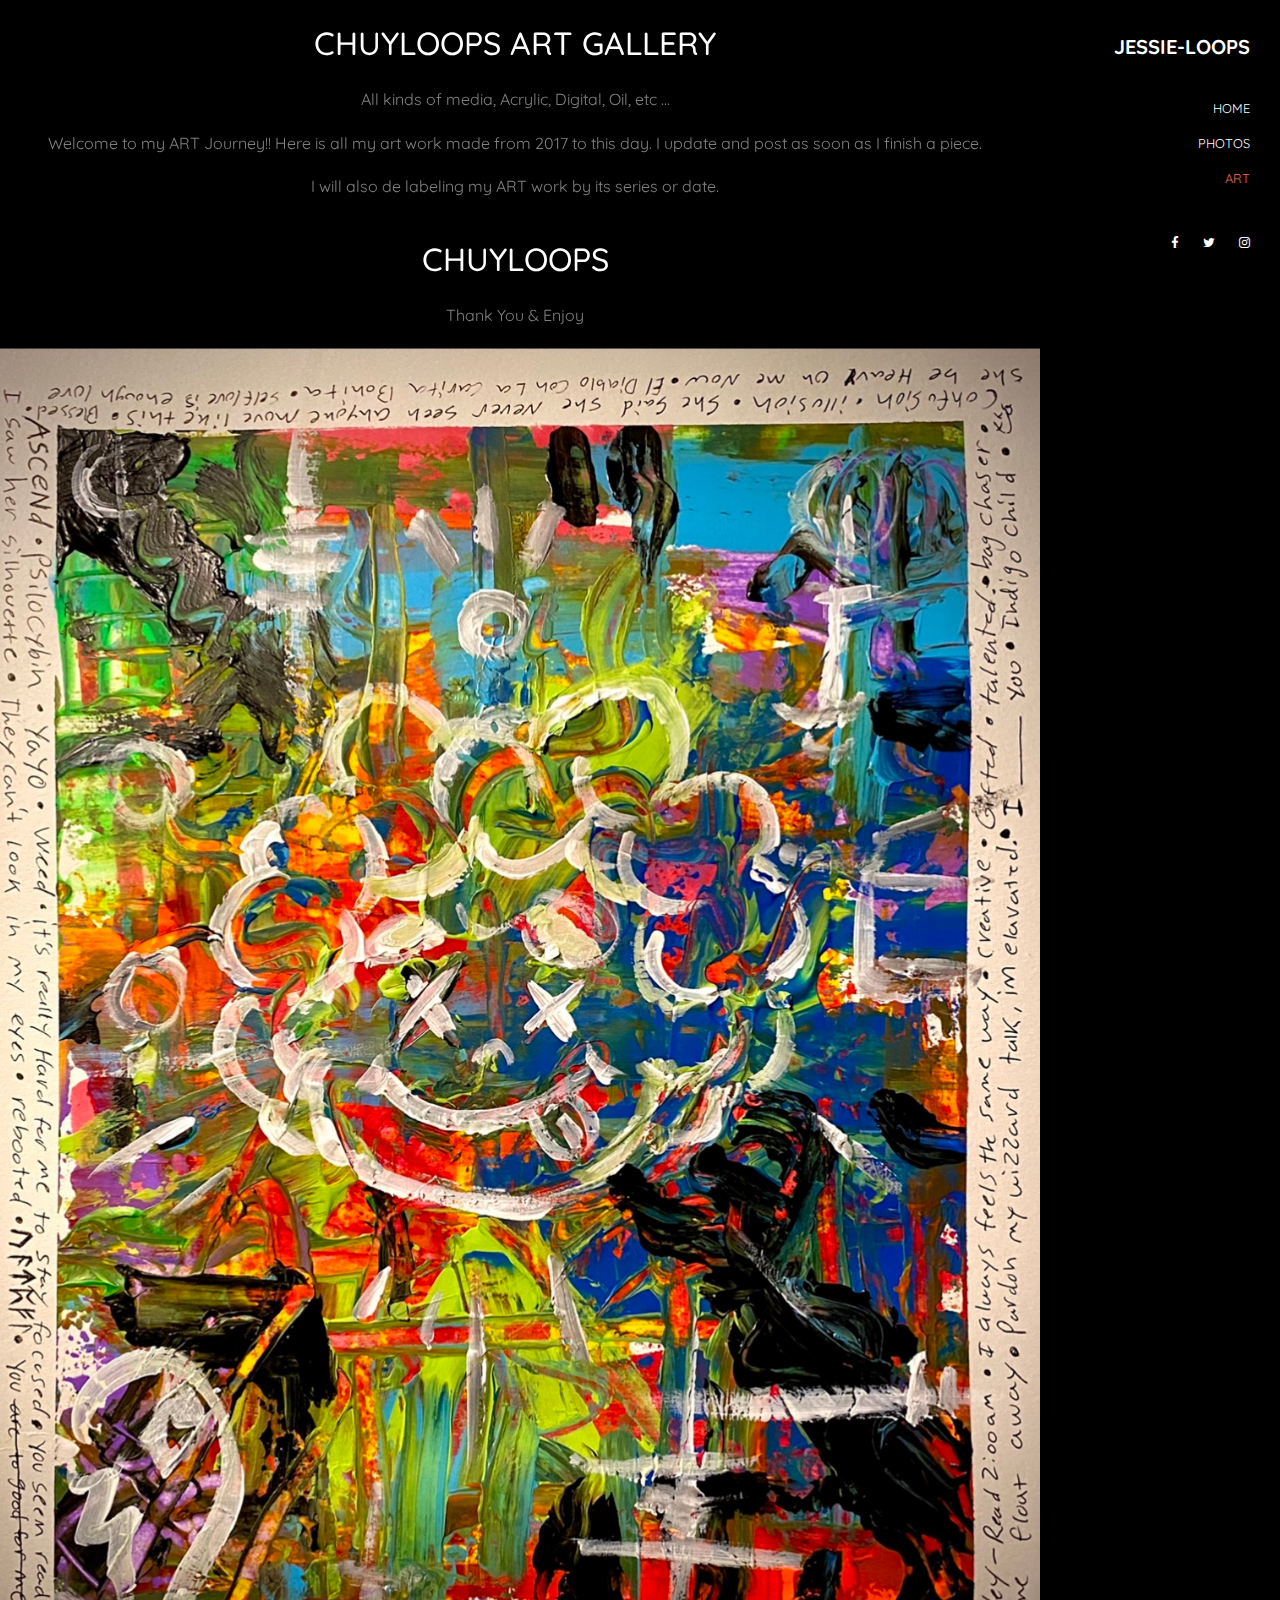
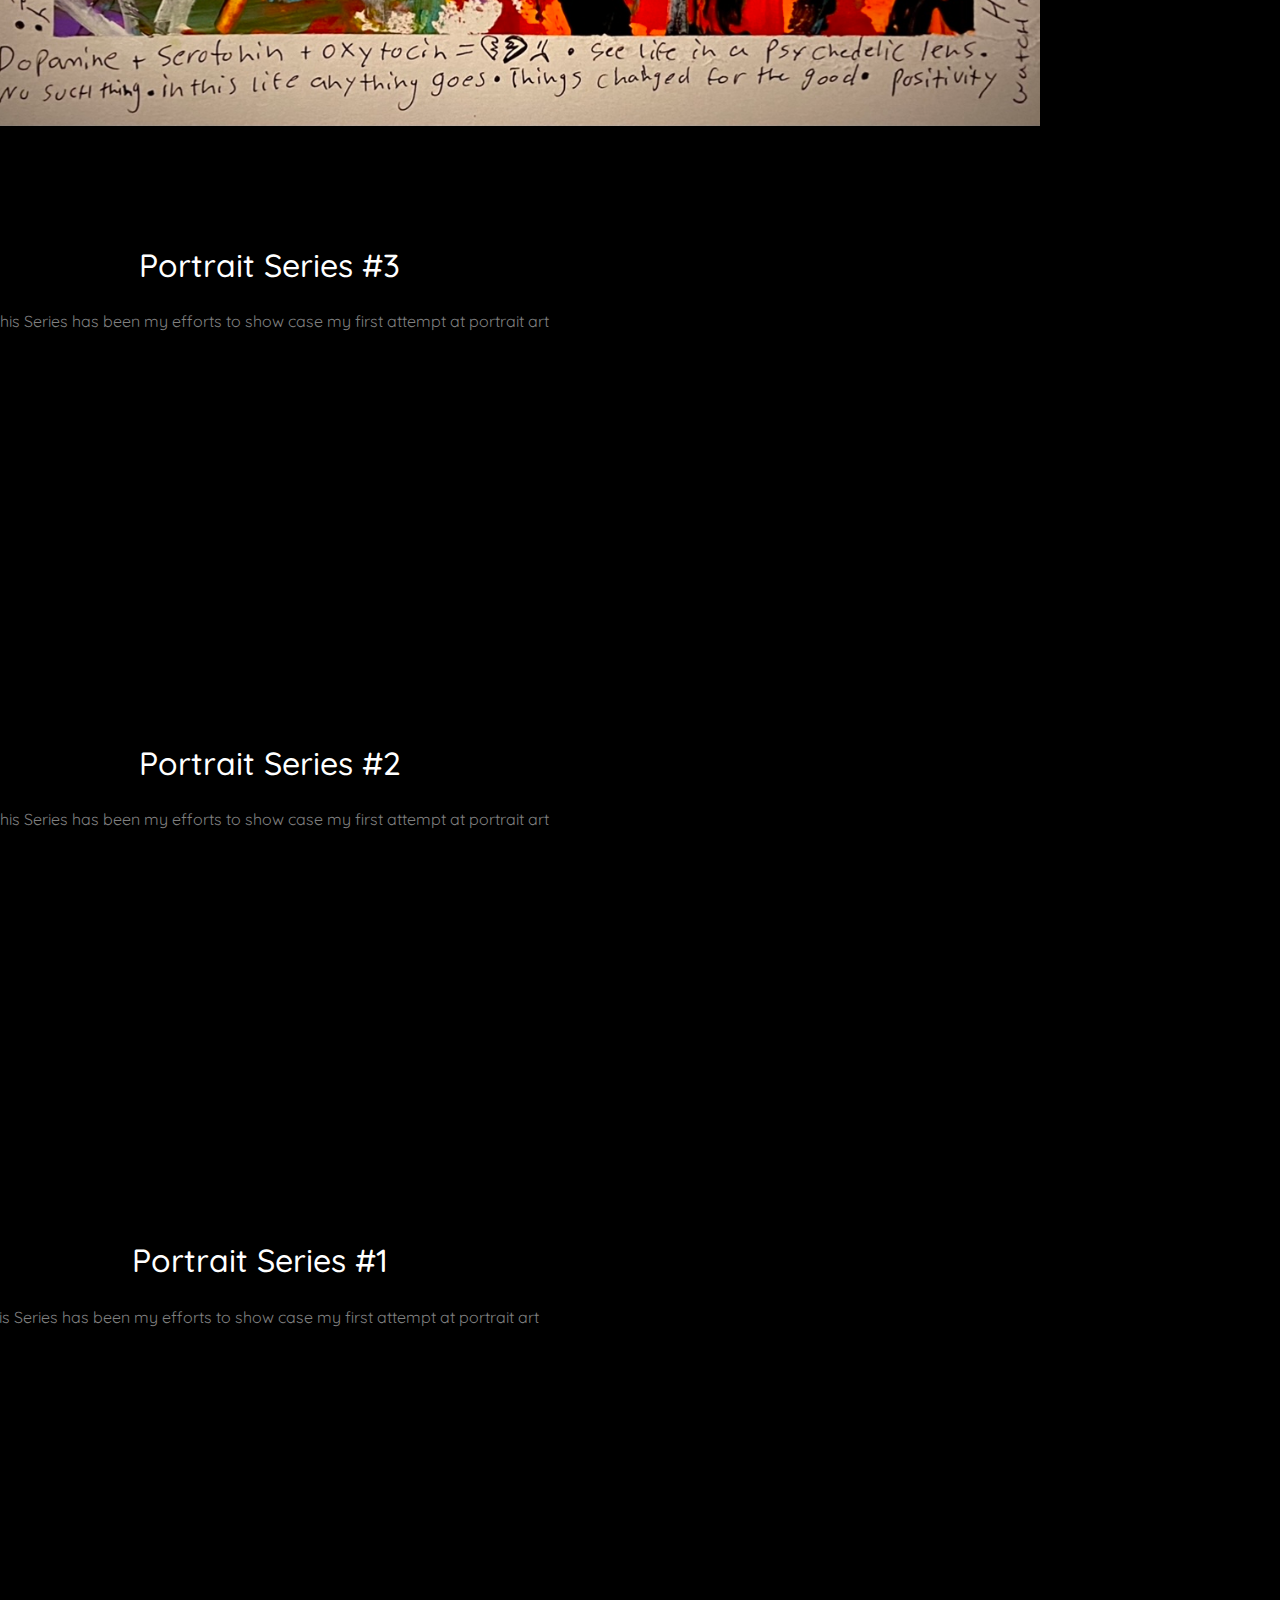
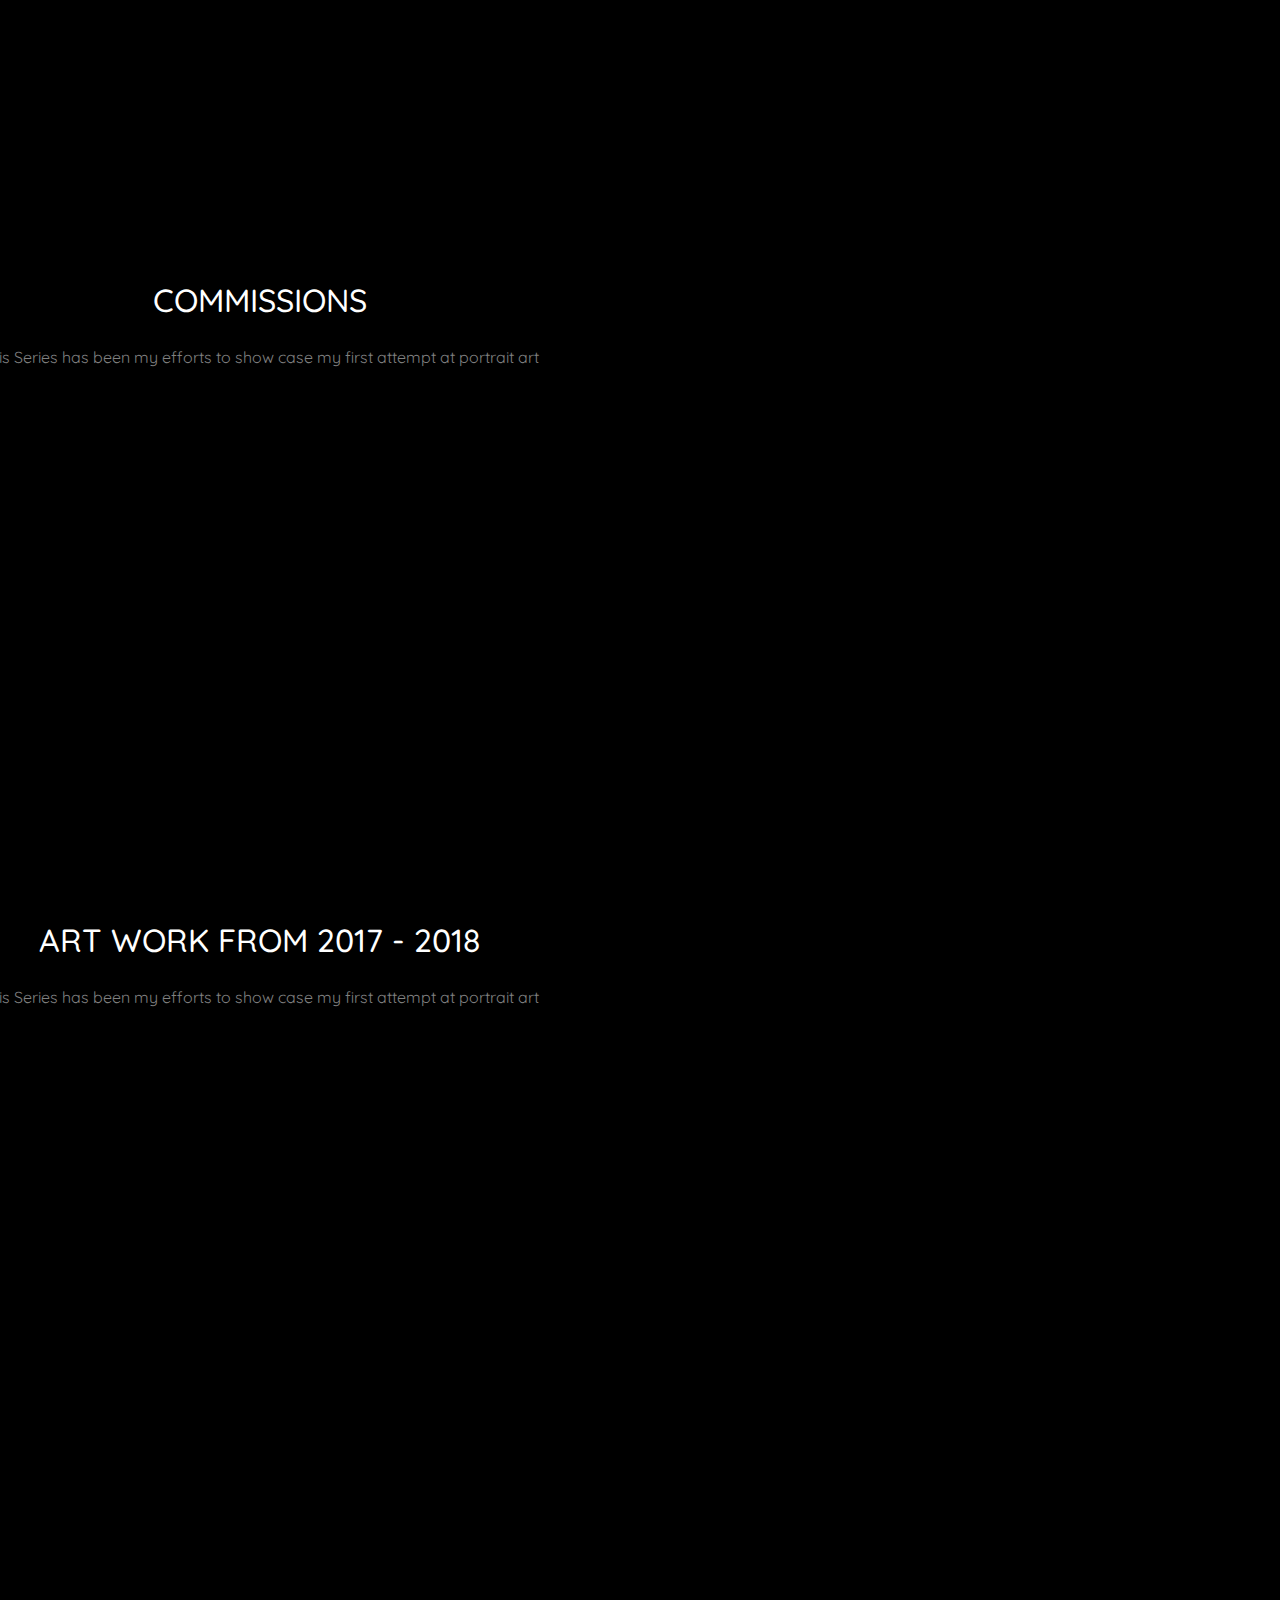
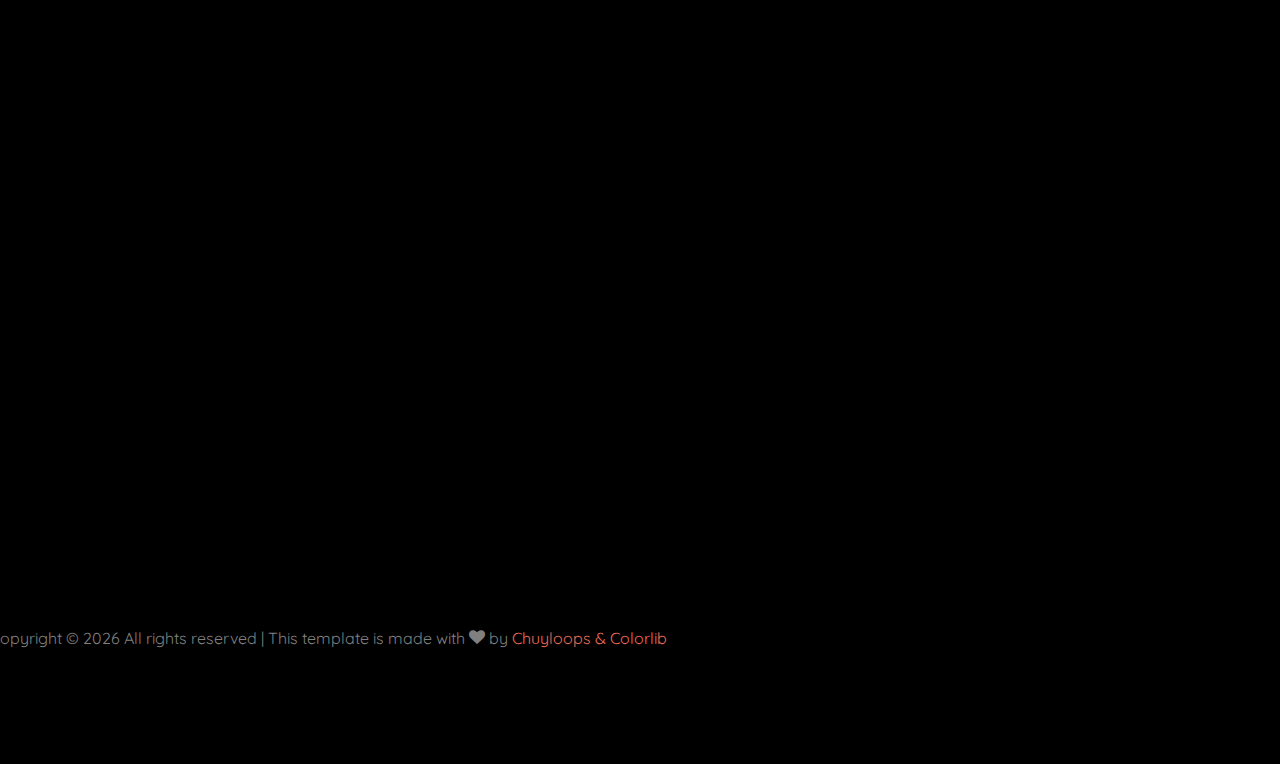
<file: photos.html>
<!DOCTYPE html>
<html lang="en">

  <!--HEAD-->

<head>
  <title>ARTWORK</title>
  <meta charset="utf-8">
  <meta name="viewport" content="width=device-width, initial-scale=1, shrink-to-fit=no">

  <link href="https://fonts.googleapis.com/css?family=Quicksand:300,400,500,700,900" rel="stylesheet">
  <link rel="stylesheet" href="fonts/icomoon/style.css">

  <link rel="stylesheet" href="css/bootstrap.min.css">
  <link rel="stylesheet" href="css/magnific-popup.css">
  <link rel="stylesheet" href="css/jquery-ui.css">
  <link rel="stylesheet" href="css/owl.carousel.min.css">
  <link rel="stylesheet" href="css/owl.theme.default.min.css">

  <link rel="stylesheet" href="css/bootstrap-datepicker.css">

  <link rel="stylesheet" href="fonts/flaticon/font/flaticon.css">

  <link rel="stylesheet" href="css/aos.css">
  <link rel="stylesheet" href="css/fancybox.min.css">

  <link rel="stylesheet" href="css/style.css">

</head>

<body>


  <div class="site-wrap">

    <div class="site-mobile-menu">
      <div class="site-mobile-menu-header">
        <div class="site-mobile-menu-close mt-3">
          <span class="icon-close2 js-menu-toggle"></span>
        </div>
      </div>
      <div class="site-mobile-menu-body"></div>
    </div>

    <header class="header-bar d-flex d-lg-block align-items-center" data-aos="fade-left">
      <div class="site-logo">
        <a href="index.html">JESSIE-LOOPS</a>
      </div>

      <div class="d-inline-block d-xl-none ml-md-0 ml-auto py-3" style="position: relative; top: 3px;"><a href="#"
          class="site-menu-toggle js-menu-toggle text-white"><span class="icon-menu h3"></span></a></div>

      <div class="main-menu">
        <ul class="js-clone-nav">
          <li><a href="index.html">Home</a></li>
          <li><a href="single.html">Photos</a></li>
          <!-- <li><a href="bio.html">Bio</a></li> -->
          <li class="active"><a href="photos.html">ART</a></li>
          <!-- <li><a href="contact.html">Contact</a></li> -->
        </ul>
        <ul class="social js-clone-nav">
          <li><a href="#"><span class="icon-facebook"></span></a></li>
          <li><a href="#"><span class="icon-twitter"></span></a></li>
          <li><a href="#"><span class="icon-instagram"></span></a></li>
        </ul>
      </div>
    </header>

    <main class="main-content">
      <div class="container-fluid photos">

        <div class="row pt-4 mb-5 text-center">
          <div class="col-12">
            <h2 class="text-white mb-4">CHUYLOOPS ART GALLERY</h2>
            <p>All kinds of media, Acrylic, Digital, Oil, etc ...</p>
            <p> Welcome to my ART Journey!! Here is all my art work made from 2017 to this day. I update and post as
              soon as I finish a piece.</p>
            <p> I will also de labeling my ART work by its series or date. </p>
            <div class="row pt-4 mb-5 text-center">
              <div class="col-12">
                <h2 class="text-white mb-4">CHUYLOOPS </h2>
                <P>Thank You & Enjoy</P>
              </div>
              <figure class="mb-5" data-aos="fade-up">
                <img src="images/ART/COVER.jpg" alt="Image" class="img-fluid">
              </figure>
            </div>
          </div>

<!-- Portrait series 3 -->

          <div class="row pt-4 mb-5 text-center">
            <div class="col-12">
              <h2 class="text-white mb-4">Portrait Series #3</h2>
              <P>This Series has been my efforts to show case my first attempt at portrait art</P>
            </div>
          </div>

          <div class="row align-items-stretch">

            <div class="col-6 col-md-6 col-lg-3" data-aos="fade-up">
              <a href="images/ART/BENITO.jpg" class="d-block photo-item" data-fancybox="gallery">
                <img src="images/ART/BENITO.jpg" alt="Image" class="img-fluid">
                <div class="photo-text-more">
                  <h3 class="heading"> ... </h3>
                  <span class="meta"> ... </span>
                </div>
              </a>
            </div>

            <div class="col-6 col-md-6 col-lg-3" data-aos="fade-up">
              <a href="images/ART/Kanye.jpg" class="d-block photo-item" data-fancybox="gallery">
                <img src="images/ART/Kanye.jpg" alt="Image" class="img-fluid">
                <div class="photo-text-more">
                  <h3 class="heading"> ... </h3>
                  <span class="meta"> ... </span>
                </div>
              </a>
            </div>

            <div class="col-6 col-md-6 col-lg-3" data-aos="fade-up">
              <a href="images/ART/Drake.jpg" class="d-block photo-item" data-fancybox="gallery">
                <img src="images/ART/Drake.jpg" alt="Image" class="img-fluid">
                <div class="photo-text-more">
                  <h3 class="heading"> ... </h3>
                  <span class="meta"> ... </span>
                </div>
              </a>
            </div>

            <div class="col-6 col-md-6 col-lg-3" data-aos="fade-up">
              <a href="images/ART/Benito2.jpg" class="d-block photo-item" data-fancybox="gallery">
                <img src="images/ART/Benito2.jpg" alt="Image" class="img-fluid">
                <div class="photo-text-more">
                  <h3 class="heading"> ... </h3>
                  <span class="meta"> ... </span>
                </div>
              </a>
            </div>

          </div>

          <div class="row pt-4 mb-5 text-center">
            <div class="col-12">
              <h2 class="text-white mb-4">Portrait Series #2</h2>
              <P>This Series has been my efforts to show case my first attempt at portrait art</P>
            </div>
          </div>

          <div class="row align-items-stretch">

            <!-- Third eye open art work ( also for cleanner code all green lines will be the title of the art work and tab -->

            <!-- <div class="col-6 col-md-6 col-lg-3" data-aos="fade-up">
          <a href="images/ART/ART.jpeg" class="d-block photo-item" data-fancybox="gallery">
            <img src="images/ART/ART.jpeg" alt="Image" class="img-fluid">
            <div class="photo-text-more">
              <h3 class="heading">Third EYE child </h3>
              <span class="meta"> 1 Artwork </span>
            </div>
          </a>
        </div> -->

            <!-- first portrait siries -->

            <div class="col-6 col-md-6 col-lg-3" data-aos="fade-up">
              <a href="images/ART/balvin.jpg" class="d-block photo-item" data-fancybox="gallery">
                <img src="images/ART/balvin.jpg" alt="Image" class="img-fluid">
                <div class="photo-text-more">
                  <h3 class="heading"> J - Balvin </h3>
                  <span class="meta"> 1 Artwork </span>
                </div>
              </a>
            </div>

            <div class="col-6 col-md-6 col-lg-3" data-aos="fade-up">
              <a href="images/ART/BBunny.jpg" class="d-block photo-item" data-fancybox="gallery">
                <img src="images/ART/BBunny.jpg" alt="Image" class="img-fluid">
                <div class="photo-text-more">
                  <h3 class="heading">BBUNNY #2</h3>
                  <span class="meta"> 1 Artwork </span>
                </div>
              </a>
            </div>

            <div class="col-6 col-md-6 col-lg-3" data-aos="fade-up">
              <a href="images/ART/KEYS.jpg" class="d-block photo-item" data-fancybox="gallery">
                <img src="images/ART/KEYS.jpg" alt="Image" class="img-fluid">
                <div class="photo-text-more">
                  <h3 class="heading">KEYS (COM) </h3>
                  <span class="meta"> 1 Artwork </span>
                </div>
              </a>
            </div>

            <!-- <div class="col-6 col-md-6 col-lg-3" data-aos="fade-up">
          <a href="images/ART/DEKU.jpg" class="d-block photo-item" data-fancybox="gallery">
            <img src="images/ART/DEKU.jpg" alt="Image" class="img-fluid">
            <div class="photo-text-more">
              <h3 class="heading">DEKU (COM) </h3>
              <span class="meta"> 1 Artwork </span>
            </div>
          </a>
        </div> -->

            <!-- <div class="col-6 col-md-6 col-lg-3" data-aos="fade-up">
          <a href="images/ART/GLOVER.jpg" class="d-block photo-item" data-fancybox="gallery">
            <img src="images/ART/GLOVER.jpg" alt="Image" class="img-fluid">
            <div class="photo-text-more">
              <h3 class="heading"> GLOVER </h3>
              <span class="meta"> 1 Artwork </span>
            </div>
          </a>
        </div> -->

            <div class="col-6 col-md-6 col-lg-3" data-aos="fade-up">

              <a href="images/ART/travis.jpg" class="d-block photo-item" data-fancybox="gallery">
                <img src="images/ART/travis.jpg" alt="Image" class="img-fluid">
                <div class="photo-text-more">
                  <h3 class="heading">TRAVIS </h3>
                  <span class="meta"> 1 Artwork </span>
                </div>
              </a>
            </div>

            <div class="row pt-4 mb-5 text-center">

              <div class="col-12">
                <h2 class="text-white mb-4"> Portrait Series #1 </h2>
                <P>This Series has been my efforts to show case my first attempt at portrait art</P>
              </div>
            </div>

            <div class="col-6 col-md-6 col-lg-3" data-aos="fade-up">

              <a href="images/ART/GLOVER.jpg" class="d-block photo-item" data-fancybox="gallery">
                <img src="images/ART/GLOVER.jpg" alt="Image" class="img-fluid">
                <div class="photo-text-more">
                  <h3 class="heading"> GLOVER </h3>
                  <span class="meta"> 1 Artwork </span>
                </div>
              </a>
            </div>

            <div class="col-6 col-md-6 col-lg-3" data-aos="fade-up">

              <a href="images/ART/MFDOOM.jpg" class="d-block photo-item" data-fancybox="gallery">
                <img src="images/ART/MFDOOM.jpg" alt="Image" class="img-fluid">
                <div class="photo-text-more">
                  <h3 class="heading">MFDOOM (COM) </h3>
                  <span class="meta"> 1 Artwork </span>
                </div>
              </a>
            </div>

            <!-- <div class="col-6 col-md-6 col-lg-3" data-aos="fade-up">
          <a href="images/ART/starwars.JPG" class="d-block photo-item" data-fancybox="gallery">
            <img src="images/ART/starwars.JPG" alt="Image" class="img-fluid">
            <div class="photo-text-more">
              <h3 class="heading">STARWARS (COM) </h3>
              <span class="meta"> 1 ARTWORK </span>
            </div>
          </a>
        </div> -->

            <div class="col-6 col-md-6 col-lg-3" data-aos="fade-up">
              <a href="images/ART/the weeknd.jpeg" class="d-block photo-item" data-fancybox="gallery">
                <img src="images/ART/the weeknd.jpeg" alt="Image" class="img-fluid">
                <div class="photo-text-more">
                  <h3 class="heading">Portrait Series </h3>
                  <span class="meta"> 1 of 3 Artworks </span>
                </div>
              </a>
            </div>

            <div class="col-6 col-md-6 col-lg-3" data-aos="fade-up">
              <a href="images/ART/frank ocean.jpeg" class="d-block photo-item" data-fancybox="gallery">
                <img src="images/ART/frank ocean.jpeg" alt="Image" class="img-fluid">
                <div class="photo-text-more">
                  <h3 class="heading">Portrait Series </h3>
                  <span class="meta"> 2 of 3 Artworks </span>
                </div>
              </a>
            </div>


            <!-- p series -->
            <div class="col-6 col-md-6 col-lg-3" data-aos="fade-up">
              <a href="images/ART/bad bunny.jpeg" class="d-block photo-item" data-fancybox="gallery">
                <img src="images/ART/bad bunny.jpeg" alt="Image" class="img-fluid">
                <div class="photo-text-more">
                  <h3 class="heading">Portrait Series </h3>
                  <span class="meta"> 3 of 3 Artworks </span>
                </div>
              </a>
            </div>

            <!-- Third eye open art work ( also for cleanner code all green lines will be the title of the art wor and tab -->
            <!-- <div class="col-6 col-md-6 col-lg-3" data-aos="fade-up">
          <a href="images/ART/lady.jpg" class="d-block photo-item" data-fancybox="gallery">
            <img src="images/ART/lady.jpg" alt="Image" class="img-fluid">
            <div class="photo-text-more">
              <h3 class="heading">lady fire </h3>
              <span class="meta"> 1 Artwork </span>
            </div>
          </a>
        </div> -->

            <!-- Brute impact art work -->


            <div class="row pt-4 mb-5 text-center">
              <div class="col-12">
                <h2 class="text-white mb-4">COMMISSIONS</h2>
                <P>This Series has been my efforts to show case my first attempt at portrait art</P>
              </div>
            </div>

            <!-- thundercats-->
            <div class="col-6 col-md-6 col-lg-3" data-aos="fade-up">
              <a href="images/ART/thundercats.jpg" class="d-block photo-item" data-fancybox="gallery">
                <img src="images/ART/thundercats.jpg" alt="Image" class="img-fluid">
                <div class="photo-text-more">
                  <h3 class="heading">Thunder Cats </h3>
                  <span class="meta"> 1 Artwork </span>
                </div>
              </a>
            </div>

            <!--madre tiera artwork-->

            <div class="col-6 col-md-6 col-lg-3" data-aos="fade-up">
              <a href="images/ART/madretiera.jpg" class="d-block photo-item" data-fancybox="gallery">
                <img src="images/ART/madretiera.jpg" alt="Image" class="img-fluid">
                <div class="photo-text-more">
                  <h3 class="heading">Madre Tiera </h3>
                  <span class="meta"> 1 Artwork </span>
                </div>
              </a>
            </div>

            <!-- Ghibili series 2 art works -->

            <div class="col-6 col-md-6 col-lg-3" data-aos="fade-up">
              <a href="images/ART/ghibili series .jpg" class="d-block photo-item" data-fancybox="gallery">
                <img src="images/ART/ghibili series .jpg" alt="Image" class="img-fluid">
                <div class="photo-text-more">
                  <h3 class="heading">Ghibli Series </h3>
                  <span class="meta"> 1 of 2 Artworks</span>
                </div>
              </a>
            </div>

            <div class="col-6 col-md-6 col-lg-3" data-aos="fade-up">
              <a href="images/ART/princessmonoke.JPEG" class="d-block photo-item" data-fancybox="gallery">
                <img src="images/ART/princessmonoke.JPEG" alt="Image" class="img-fluid">
                <div class="photo-text-more">
                  <h3 class="heading">Ghibili Series </h3>
                  <span class="meta"> 2 of 2 Artworks </span>
                </div>
              </a>
            </div>

            <!-- Santa Muerte art work -->

            <div class="col-6 col-md-6 col-lg-3" data-aos="fade-up">
              <a href="images/ART/santamuerte.jpg" class="d-block photo-item" data-fancybox="gallery">
                <img src="images/ART/santamuerte.jpg" alt="Image" class="img-fluid">
                <div class="photo-text-more">
                  <h3 class="meta"> Santa Muerte </h3>
                  <span class="meta"> 1 art work </span>
                </div>
              </a>
            </div>
            <!-- Art work from 2017 to 18 -->

            <div class="row pt-4 mb-5 text-center">
              <div class="col-12">
                <h2 class="text-white mb-4">ART WORK FROM 2017 - 2018</h2>
                <P>This Series has been my efforts to show case my first attempt at portrait art</P>
              </div>
            </div>

            <div class="col-6 col-md-6 col-lg-3" data-aos="fade-up">
              <a href="images/ART/1stMe.jpg" class="d-block photo-item" data-fancybox="gallery">
                <img src="images/ART/1stMe.jpg" alt="Image" class="img-fluid">
                <div class="photo-text-more">
                  <span class="icon icon-search"></span>
                </div>
              </a>
            </div>

            <div class="col-6 col-md-6 col-lg-3" data-aos="fade-up">
              <a href="images/ART/IMG_3557.jpg" class="d-block photo-item" data-fancybox="gallery">
                <img src="images/ART/IMG_3557.jpg" alt="Image" class="img-fluid">
                <div class="photo-text-more">
                  <span class="icon icon-search"></span>
                </div>
              </a>
            </div>

            <div class="col-6 col-md-6 col-lg-3" data-aos="fade-up">
              <a href="images/ART/IMG_3546.jpg" class="d-block photo-item" data-fancybox="gallery">
                <img src="images/ART/IMG_3546.jpg" alt="Image" class="img-fluid">
                <div class="photo-text-more">
                  <span class="icon icon-search"></span>
                </div>
              </a>
            </div>

            <div class="col-6 col-md-6 col-lg-3" data-aos="fade-up">
              <a href="images/ART/IMG_3547.jpg" class="d-block photo-item" data-fancybox="gallery">
                <img src="images/ART/IMG_3547.jpg" alt="Image" class="img-fluid">
                <div class="photo-text-more">
                  <span class="icon icon-search"></span>
                </div>
              </a>
            </div>

            <div class="col-6 col-md-6 col-lg-3" data-aos="fade-up">
              <a href="images/ART/IMG_3548.jpg" class="d-block photo-item" data-fancybox="gallery">
                <img src="images/ART/IMG_3548.jpg" alt="Image" class="img-fluid">
                <div class="photo-text-more">
                  <span class="icon icon-search"></span>
                </div>
              </a>
            </div>

            <div class="col-6 col-md-6 col-lg-3" data-aos="fade-up">
              <a href="images/ART/IMG_3549.jpg" class="d-block photo-item" data-fancybox="gallery">
                <img src="images/ART/IMG_3549.jpg" alt="Image" class="img-fluid">
                <div class="photo-text-more">
                  <span class="icon icon-search"></span>
                </div>
              </a>
            </div>

            <div class="col-6 col-md-6 col-lg-3" data-aos="fade-up">
              <a href="images/ART/IMG_3550.jpg" class="d-block photo-item" data-fancybox="gallery">
                <img src="images/ART/IMG_3550.jpg" alt="Image" class="img-fluid">
                <div class="photo-text-more">
                  <span class="icon icon-search"></span>
                </div>
              </a>
            </div>

            <div class="col-6 col-md-6 col-lg-3" data-aos="fade-up">
              <a href="images/ART/IMG_3552.jpg" class="d-block photo-item" data-fancybox="gallery">
                <img src="images/ART/IMG_3552.jpg" alt="Image" class="img-fluid">
                <div class="photo-text-more">
                  <span class="icon icon-search"></span>
                </div>
              </a>
            </div>

            <div class="col-6 col-md-6 col-lg-3" data-aos="fade-up">
              <a href="images/ART/IMG_3554.jpg" class="d-block photo-item" data-fancybox="gallery">
                <img src="images/ART/IMG_3554.jpg" alt="Image" class="img-fluid">
                <div class="photo-text-more">
                  <span class="icon icon-search"></span>
                </div>
              </a>
            </div>

            <div class="col-6 col-md-6 col-lg-3" data-aos="fade-up">
              <a href="images/ART/IMG_3555.jpg" class="d-block photo-item" data-fancybox="gallery">
                <img src="images/ART/IMG_3555.jpg" alt="Image" class="img-fluid">
                <div class="photo-text-more">
                  <span class="icon icon-search"></span>
                </div>
              </a>
            </div>


          </div>

          <div class="row justify-content-center">
            <div class="col-md-12 text-center py-5">
              <p>
<!-- Link back to Colorlib can't be removed. Template is licensed under CC BY 3.0. -->
                Copyright &copy;
                <script>document.write(new Date().getFullYear());</script> All rights reserved | This template is made
                with <i class="icon-heart" aria-hidden="true"></i> by <a href="https://colorlib.com"
                  target="_blank">Chuyloops & Colorlib</a>
<!-- Link back to Colorlib can't be removed. Template is licensed under CC BY 3.0. -->
              </p>
            </div>
          </div>
        </div>
    </main>

  </div> <!-- .site-wrap -->

  <script src="js/jquery-3.3.1.min.js"></script>
  <script src="js/jquery-migrate-3.0.1.min.js"></script>
  <script src="js/jquery-ui.js"></script>
  <script src="js/popper.min.js"></script>
  <script src="js/bootstrap.min.js"></script>
  <script src="js/owl.carousel.min.js"></script>
  <script src="js/jquery.stellar.min.js"></script>
  <script src="js/jquery.countdown.min.js"></script>
  <script src="js/jquery.magnific-popup.min.js"></script>
  <script src="js/bootstrap-datepicker.min.js"></script>
  <script src="js/aos.js"></script>

  <script src="js/jquery.fancybox.min.js"></script>

  <script src="js/main.js"></script>

</body>

</html>
</file>
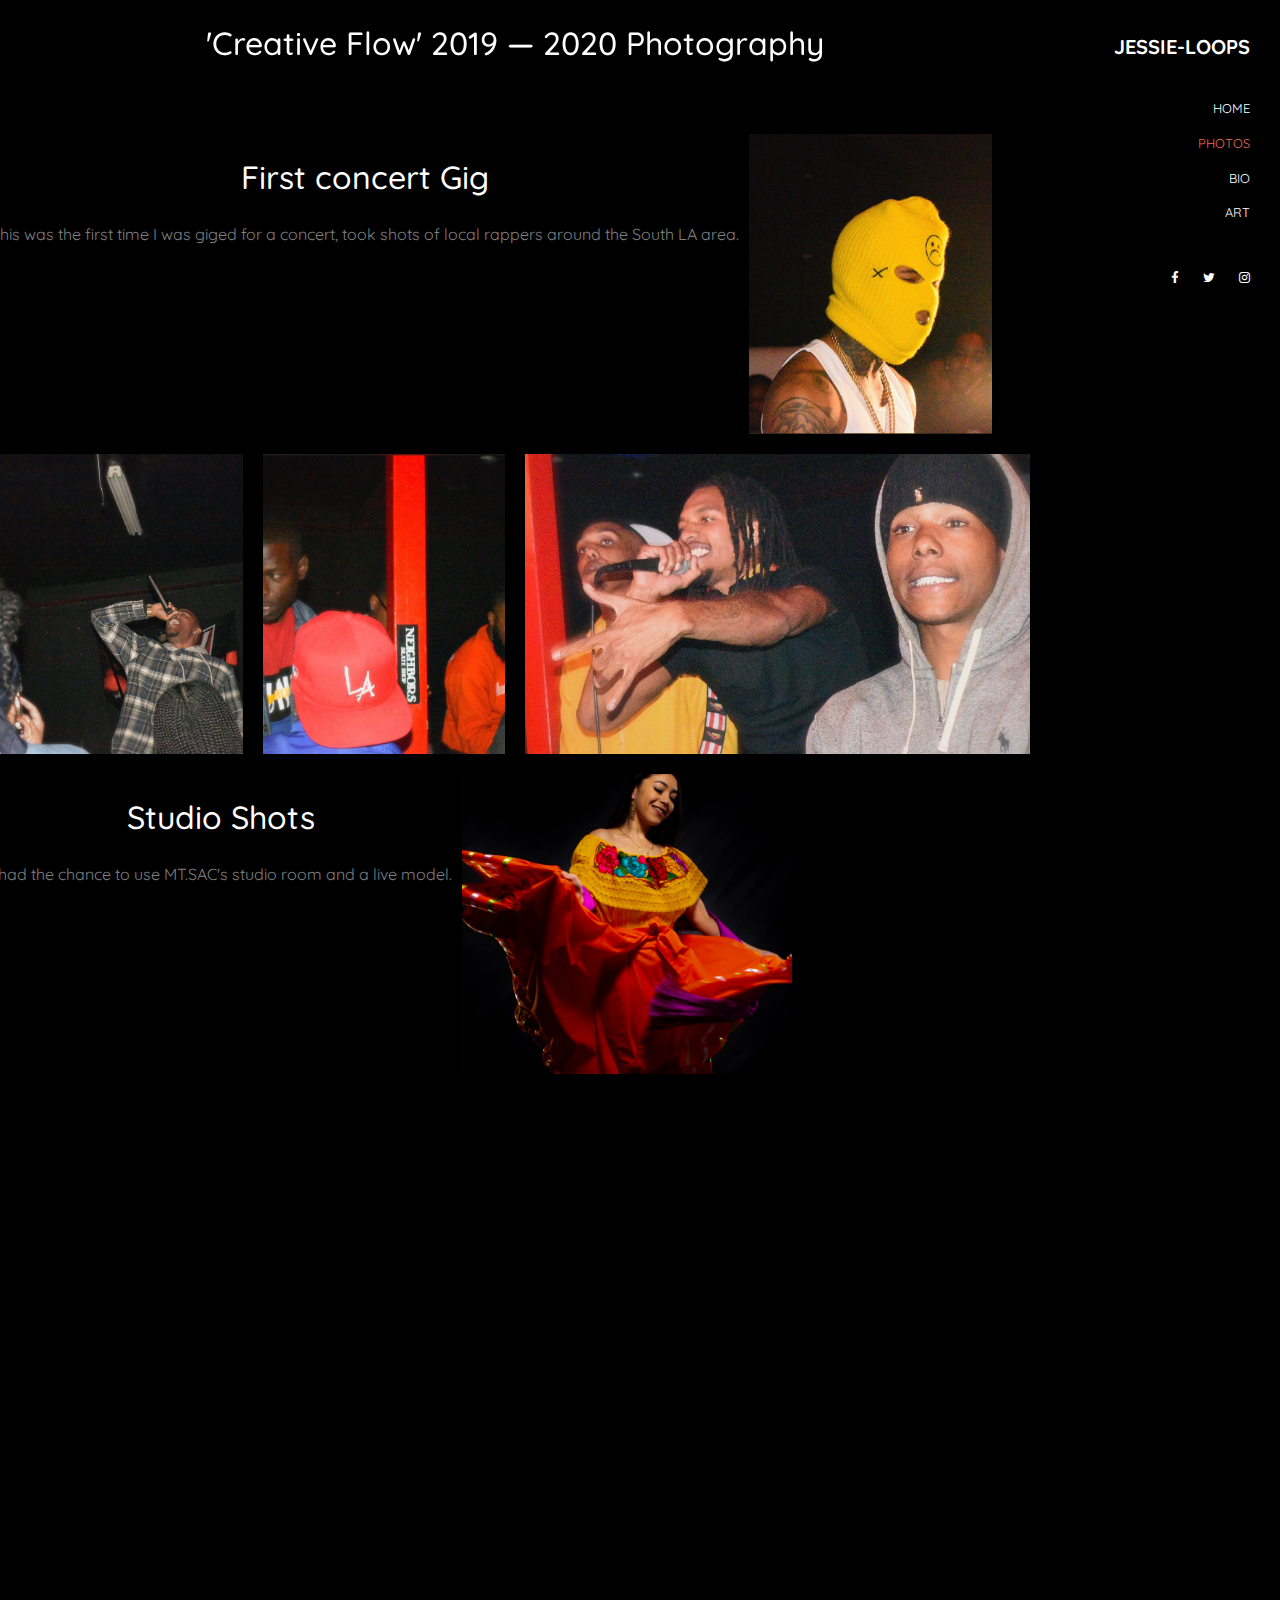
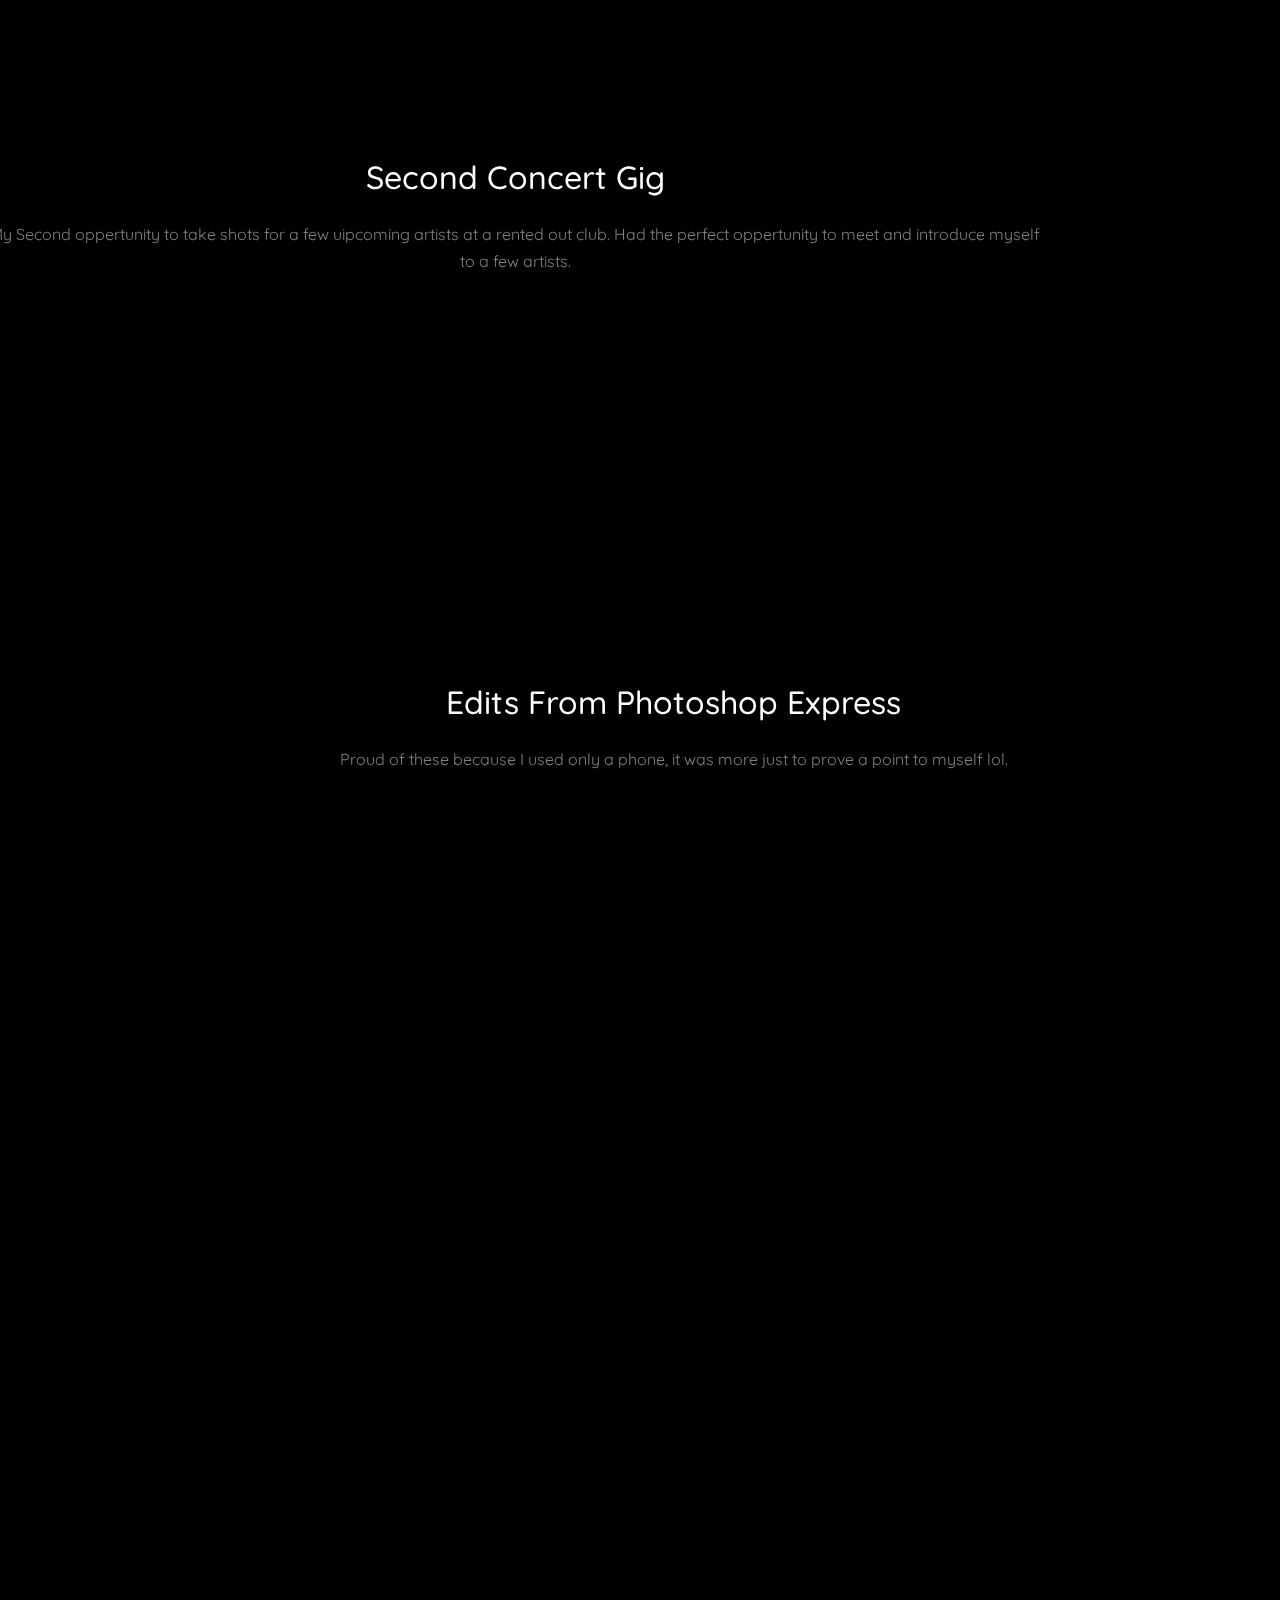
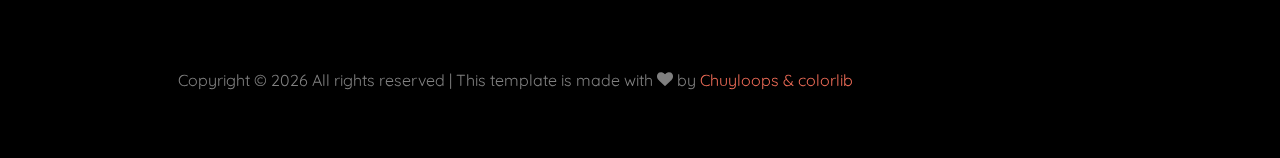
<file: single.html>
<!DOCTYPE html>
<html lang="en">

<!-- HEADER -->

<head>
  <title>JESSIELOOPS</title>
  <meta charset="utf-8">
  <meta name="viewport" content="width=device-width, initial-scale=1, shrink-to-fit=no">

  <link href="https://fonts.googleapis.com/css?family=Quicksand:300,400,500,700,900" rel="stylesheet">
  <link rel="stylesheet" href="fonts/icomoon/style.css">

  <link rel="stylesheet" href="css/bootstrap.min.css">
  <link rel="stylesheet" href="css/magnific-popup.css">
  <link rel="stylesheet" href="css/jquery-ui.css">
  <link rel="stylesheet" href="css/owl.carousel.min.css">
  <link rel="stylesheet" href="css/owl.theme.default.min.css">

  <link rel="stylesheet" href="css/bootstrap-datepicker.css">

  <link rel="stylesheet" href="fonts/flaticon/font/flaticon.css">

  <link rel="stylesheet" href="css/aos.css">
  <link rel="stylesheet" href="css/fancybox.min.css">

  <link rel="stylesheet" href="css/style.css">

</head>

<!-- BODY -->

<body>

  <div class="site-wrap">

    <div class="site-mobile-menu">
      <div class="site-mobile-menu-header">
        <div class="site-mobile-menu-close mt-3">
          <span class="icon-close2 js-menu-toggle"></span>
        </div>
      </div>
      <div class="site-mobile-menu-body"></div>
    </div>

    <header class="header-bar d-flex d-lg-block align-items-center">
      <div class="site-logo">
        <a href="index.html">JESSIE-LOOPS</a>
      </div>

      <div class="d-inline-block d-xl-none ml-md-0 ml-auto py-3" style="position: relative; top: 3px;"><a href="#"
          class="site-menu-toggle js-menu-toggle text-white"><span class="icon-menu h3"></span></a></div>

      <div class="main-menu">
        <ul class="js-clone-nav">
          <li><a href="index.html">Home</a></li>
          <li class="active"><a href="single.html">Photos</a></li>
          <li><a href="bio.html">Bio</a></li>
          <li><a href="photos.html">ART</a></li>
          <!-- <li><a href="contact.html">Contact</a></li> -->
        </ul>
        <ul class="social js-clone-nav">
          <li><a href="#"><span class="icon-facebook"></span></a></li>
          <li><a href="#"><span class="icon-twitter"></span></a></li>
          <li><a href="#"><span class="icon-instagram"></span></a></li>
        </ul>
      </div>
    </header>
    <main class="main-content">
      <div class="container-fluid photos">

        <div class="row pt-4 mb-5 text-center">
          <div class="col-12">
            <h2 class="text-white mb-4">'Creative Flow' 2019 &mdash; 2020 Photography</h2>
          </div>
        </div>

        <div class="row align-items-stretch">

          <div class="row pt-4 mb-5 text-center">
            <div class="col-12">
              <h2 class="text-white mb-4">First concert Gig</h2>
              <P>This was the first time I was giged for a concert, took shots of local rappers around the South LA
                area.</P>
            </div>
          </div>

          <div class="col-6 col-md-6 col-lg-3" data-aos="fade-up">
            <a href="images/concert1.jpg" class="d-block photo-item" data-fancybox="gallery">
              <img src="images/concert1.jpg" alt="Image" class="img-fluid">
              <div class="photo-text-more">
                <div class="photo-text-more">
                  <h3 class="heading">Fresh Talent</h3>
                  <span class="meta">1 of 4</span>
                </div>
              </div>
            </a>
          </div>
          <div class="col-6 col-md-6 col-lg-3" data-aos="fade-up">
            <a href="images/concert2.jpg" class="d-block photo-item" data-fancybox="gallery">
              <img src="images/concert2.jpg" alt="Image" class="img-fluid">
              <div class="photo-text-more">
                <div class="photo-text-more">
                  <h3 class="heading">Fresh Talent</h3>
                  <span class="meta">2 of 4</span>
                </div>
              </div>
            </a>
          </div>

          <div class="col-6 col-md-6 col-lg-3" data-aos="fade-up">
            <a href="images/concert4.jpg" class="d-block photo-item" data-fancybox="gallery">
              <img src="images/concert4.jpg" alt="Image" class="img-fluid">
              <div class="photo-text-more">
                <div class="photo-text-more">
                  <h3 class="heading">Fresh Talent</h3>
                  <span class="meta">3 of 4</span>
                </div>
              </div>
            </a>
          </div>

          <div class="col-6 col-md-6 col-lg-6" data-aos="fade-up">
            <a href="images/concert5.jpg" class="d-block photo-item" data-fancybox="gallery">
              <img src="images/concert5.jpg" alt="Image" class="img-fluid">
              <div class="photo-text-more">
                <div class="photo-text-more">
                  <h3 class="heading">Fresh Talent</h3>
                  <span class="meta">4 of 4</span>
                </div>
              </div>
            </a>
          </div>

          <div class="row pt-4 mb-5 text-center">
            <div class="col-12">
              <h2 class="text-white mb-4"> Studio Shots</h2>
              <P>I had the chance to use MT.SAC's studio room and a live model.</P>
            </div>
          </div>

          <div class="col-6 col-md-6 col-lg-4" data-aos="fade-up" data-aos-delay="100">
            <a href="images/studio2.jpg" class="d-block photo-item" data-fancybox="gallery">
              <img src="images/studio2.jpg" alt="Image" class="img-fluid">
              <div class="photo-text-more">
                <div class="photo-text-more">
                  <h3 class="heading">Latin Pride</h3>
                  <span class="meta"> 1 of 4 </span>
                </div>
              </div>
            </a>
          </div>

          <div class="col-6 col-md-6 col-lg-6" data-aos="fade-up">
            <a href="images/studio3.jpg" class="d-block photo-item" data-fancybox="gallery">
              <img src="images/studio3.jpg" alt="Image" class="img-fluid">
              <div class="photo-text-more">
                <div class="photo-text-more">
                  <h3 class="heading">Latin Pride</h3>
                  <span class="meta"> 2 of 4 </span>
                </div>
              </div>
            </a>
          </div>
          <div class="col-6 col-md-6 col-lg-4" data-aos="fade-up">
            <a href="images/studio5.jpg" class="d-block photo-item" data-fancybox="gallery">
              <img src="images/studio5.jpg" alt="Image" class="img-fluid">
              <div class="photo-text-more">
                <div class="photo-text-more">
                  <h3 class="heading"> Latin Pride </h3>
                  <span class="meta"> 3 of 4 </span>
                </div>
              </div>
            </a>
          </div>
          <div class="col-6 col-md-6 col-lg-6" data-aos="fade-up" data-aos-delay="100">
            <a href="images/studio4.jpg" class="d-block photo-item" data-fancybox="gallery">
              <img src="images/studio4.jpg" alt="Image" class="img-fluid">
              <div class="photo-text-more">
                <div class="photo-text-more">
                  <h3 class="heading"> Latin Pride </h3>
                  <span class="heading"> 4 of 4 </span>
                </div>
              </div>
            </a>
          </div>
          <div class="row pt-4 mb-5 text-center">
            <div class="col-12">
              <h2 class="text-white mb-4">Second Concert Gig</h2>
              <P>My Second oppertunity to take shots for a few uipcoming artists at a rented out club. Had the perfect
                oppertunity to meet and introduce myself to a few artists.</P>
            </div>
          </div>

          <div class="col-6 col-md-6 col-lg-4" data-aos="fade-up">
            <a href="images/Arizona Star 1.jpg" class="d-block photo-item" data-fancybox="gallery">
              <img src="images/Arizona Star 1.jpg" alt="Image" class="img-fluid">
              <div class="photo-text-more">
                <div class="photo-text-more">
                  <h3 class="heading">Arizona Star</h3>
                  <span class="meta">1 of 4</span>
                </div>
              </div>
            </a>
          </div>
          <div class="col-6 col-md-6 col-lg-4" data-aos="fade-up">
            <a href="images/Arizona Star 2.jpg" class="d-block photo-item" data-fancybox="gallery">
              <img src="images/Arizona Star 2.jpg" alt="Image" class="img-fluid">
              <div class="photo-text-more">
                <div class="photo-text-more">
                  <h3 class="heading">Arizona Star</h3>
                  <span class="meta">2 of 4</span>
                </div>
              </div>
            </a>
          </div>
          <div class="col-6 col-md-6 col-lg-4" data-aos="fade-up">
            <a href="images/Arizona Star 3.jpg" class="d-block photo-item" data-fancybox="gallery">
              <img src="images/Arizona Star 3.jpg" alt="Image" class="img-fluid">
              <div class="photo-text-more">
                <div class="photo-text-more">
                  <h3 class="heading">Arizona Star</h3>
                  <span class="meta">3 of 4</span>
                </div>
              </div>
            </a>
          </div>
          <div class="col-6 col-md-6 col-lg-4" data-aos="fade-up">
            <a href="images/Arizona Star 4.jpg" class="d-block photo-item" data-fancybox="gallery">
              <img src="images/Arizona Star 4.jpg" alt="Image" class="img-fluid">
              <div class="photo-text-more">
                <div class="photo-text-more">
                  <h3 class="heading">Arizona Star</h3>
                  <span class="meta">4 of 4</span>
                </div>
              </div>
            </a>
          </div>

          <div class="row pt-4 mb-5 text-center">
            <div class="col-12">
              <h2 class="text-white mb-4">Edits From Photoshop Express </h2>
              <P>Proud of these because I used only a phone, it was more just to prove a point to myself lol.</P>
            </div>
          </div>

          <div class="col-6 col-md-6 col-lg-4" data-aos="fade-up">
            <a href="images/oldedits.JPEG" class="d-block photo-item" data-fancybox="gallery">
              <img src="images/oldedits.JPEG" alt="Image" class="img-fluid">
              <div class="photo-text-more">
                <div class="photo-text-more">
                  <h3 class="heading">OLD EDITS</h3>
                  <span class="meta">1 of 4</span>
                </div>
              </div>
            </a>
          </div>

          <div class="col-6 col-md-6 col-lg-4" data-aos="fade-up">
            <a href="images/oldedits1.JPEG" class="d-block photo-item" data-fancybox="gallery">
              <img src="images/oldedits1.JPEG" alt="Image" class="img-fluid">
              <div class="photo-text-more">
                <div class="photo-text-more">
                  <h3 class="heading">OLD EDITS</h3>
                  <span class="meta">2 of 4</span>
                </div>
              </div>
            </a>
          </div>

          <div class="col-6 col-md-6 col-lg-4" data-aos="fade-up">
            <a href="images/oldedits3.JPEG" class="d-block photo-item" data-fancybox="gallery">
              <img src="images/oldedits3.JPEG" alt="Image" class="img-fluid">
              <div class="photo-text-more">
                <div class="photo-text-more">
                  <h3 class="heading">OLD EDITS</h3>
                  <span class="meta">3 of 4</span>
                </div>
              </div>
            </a>
          </div>

          <div class="col-6 col-md-6 col-lg-4" data-aos="fade-up">
            <a href="images/crystal.JPEG" class="d-block photo-item" data-fancybox="gallery">
              <img src="images/crystal.JPEG" alt="Image" class="img-fluid">
              <div class="photo-text-more">
                <div class="photo-text-more">
                  <h3 class="heading">OLD EDITS</h3>
                  <span class="meta">4 of 4</span>
                </div>
              </div>
            </a>

          </div>

        </div>


        <div class="row justify-content-center">
          <div class="col-md-12 text-center py-5">
            <p>
              <!-- Link back to Colorlib can't be removed. Template is licensed under CC BY 3.0. -->
              Copyright &copy;
              <script>document.write(new Date().getFullYear());</script> All rights reserved | This template is made
              with <i class="icon-heart" aria-hidden="true"></i> by <a href="https://colorlib.com"
                target="_blank">Chuyloops & colorlib</a>
              <!-- Link back to Colorlib can't be removed. Template is licensed under CC BY 3.0. -->
            </p>
          </div>
        </div>
      </div>
    </main>

  </div> <!-- .site-wrap -->

  <script src="js/jquery-3.3.1.min.js"></script>
  <script src="js/jquery-migrate-3.0.1.min.js"></script>
  <script src="js/jquery-ui.js"></script>
  <script src="js/popper.min.js"></script>
  <script src="js/bootstrap.min.js"></script>
  <script src="js/owl.carousel.min.js"></script>
  <script src="js/jquery.stellar.min.js"></script>
  <script src="js/jquery.countdown.min.js"></script>
  <script src="js/jquery.magnific-popup.min.js"></script>
  <script src="js/bootstrap-datepicker.min.js"></script>
  <script src="js/aos.js"></script>

  <script src="js/jquery.fancybox.min.js"></script>

  <script src="js/main.js"></script>

</body>

</html>
</file>
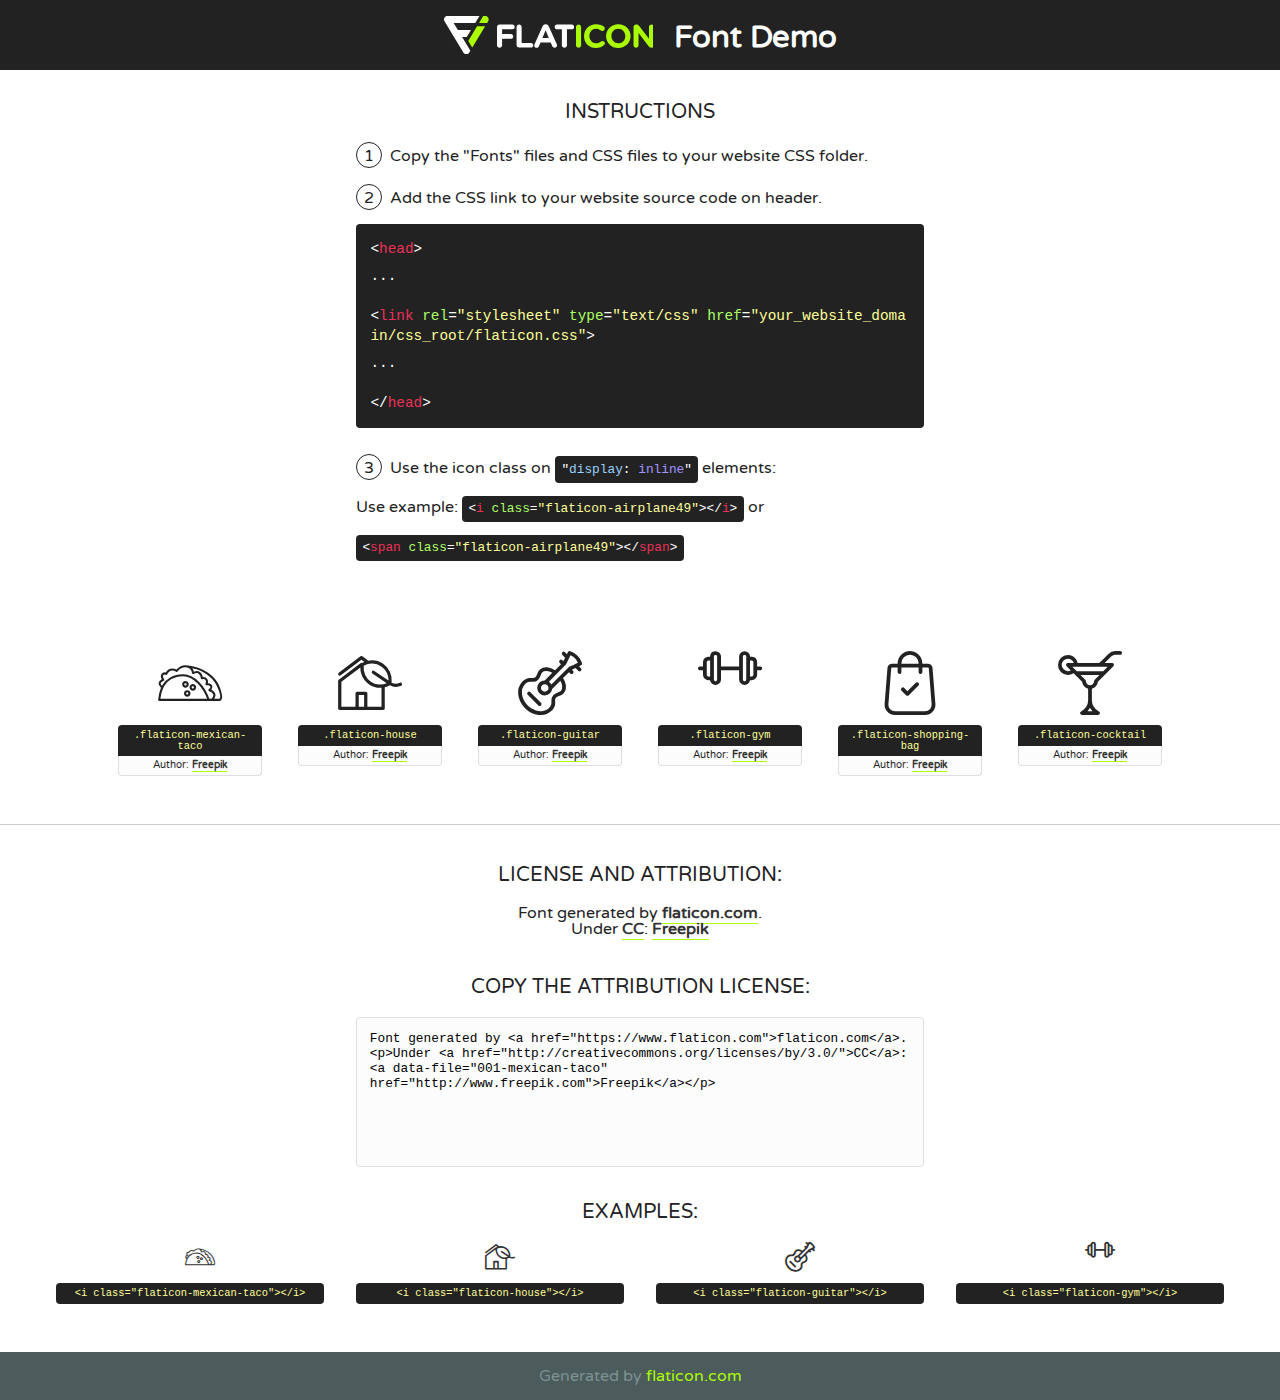
<file: fonts/flaticon/font/flaticon.html>
<!DOCTYPE html>
<!--
  Flaticon icon font: Flaticon
  Creation date: 11/02/2019 11:47
-->
<html>
<!DOCTYPE html>
<html>

<head>
    <title>Flaticon WebFont</title>
    <link href="http://fonts.googleapis.com/css?family=Varela+Round" rel="stylesheet" type="text/css" />
    <link rel="stylesheet" type="text/css" href="flaticon.css">
    <meta charset="UTF-8">
    <style>
    html, body, div, span, applet, object, iframe,
    h1, h2, h3, h4, h5, h6, p, blockquote, pre,
    a, abbr, acronym, address, big, cite, code,
    del, dfn, em, img, ins, kbd, q, s, samp,
    small, strike, strong, sub, sup, tt, var,
    b, u, i, center,
    dl, dt, dd, ol, ul, li,
    fieldset, form, label, legend,
    table, caption, tbody, tfoot, thead, tr, th, td,
    article, aside, canvas, details, embed, 
    figure, figcaption, footer, header, hgroup, 
    menu, nav, output, ruby, section, summary,
    time, mark, audio, video {
        margin: 0;
        padding: 0;
        border: 0;
        font-size: 100%;
        font: inherit;
        vertical-align: baseline;
    }
    /* HTML5 display-role reset for older browsers */
    article, aside, details, figcaption, figure, 
    footer, header, hgroup, menu, nav, section {
        display: block;
    }
    body {
        line-height: 1;
    }
    ol, ul {
        list-style: none;
    }
    blockquote, q {
        quotes: none;
    }
    blockquote:before, blockquote:after,
    q:before, q:after {
        content: '';
        content: none;
    }
    table {
        border-collapse: collapse;
        border-spacing: 0;
    }
    body {
        font-family: 'Varela Round', Helvetica, Arial, sans-serif;
        font-size: 16px;
        color: #222;
    }
    a {
        color: #333;
        border-bottom: 1px solid #a9fd00;
        font-weight: bold;
        text-decoration: none;
    }
    * {
        -moz-box-sizing: border-box;
        -webkit-box-sizing: border-box;
        box-sizing: border-box;
        margin: 0;
        padding: 0;
    }
    [class^="flaticon-"]:before, [class*=" flaticon-"]:before, [class^="flaticon-"]:after, [class*=" flaticon-"]:after {
        font-family: Flaticon;
        font-size: 30px;
        font-style: normal;
        margin-left: 20px;
        color: #333;
    }
    .wrapper {
        max-width: 600px;
        margin: auto;
        padding: 0 1em;
    }
    .title {
        font-size: 1.25em;
        text-align: center;
        margin-bottom: 1em;
        text-transform: uppercase;
    }
    header {
        text-align: center;
        background-color: #222;
        color: #fff;
        padding: 1em;
    }
    header .logo {
        width: 210px;
        height: 38px;
        display: inline-block;
        vertical-align: middle;
        margin-right: 1em;
        border: none;
    }
    header strong {
        font-size: 1.95em;
        font-weight: bold;
        vertical-align: middle;
        margin-top: 5px;
        display: inline-block;
    }
    .demo {
        margin: 2em auto;
        line-height: 1.25em;
    }
    .demo ul li {
        margin-bottom: 1em;
    }
    .demo ul li .num {
        color: #222;
        border-radius: 20px;
        display: inline-block;
        width: 26px;
        padding: 3px;
        height: 26px;
        text-align: center;
        margin-right: 0.5em;
        border: 1px solid #222;
    }
    .demo ul li code {
        background-color: #222;
        border-radius: 4px;
        padding: 0.25em 0.5em;
        display: inline-block;
        color: #fff;
        font-family: Consolas,Monaco,Lucida Console,Liberation Mono,DejaVu Sans Mono,Bitstream Vera Sans Mono,Courier New, monospace;
        font-weight: lighter;
        margin-top: 1em;
        font-size: 0.8em;
        word-break: break-all;
    }
    .demo ul li code.big {
        padding: 1em;
        font-size: 0.9em;
    }
    .demo ul li code .red {
        color: #EF3159;
    }
    .demo ul li code .green {
        color: #ACFF65;
    }
    .demo ul li code .yellow {
        color: #FFFF99;
    }
    .demo ul li code .blue {
        color: #99D3FF;
    }
    .demo ul li code .purple {
        color: #A295FF;
    }
    .demo ul li code .dots {
        margin-top: 0.5em;
        display: block;
    }
    #glyphs {
        border-bottom: 1px solid #ccc;
        padding: 2em 0;
        text-align: center;
    }
    .glyph {
        display: inline-block;
        width: 9em;
        margin: 1em;
        text-align: center;
        vertical-align: top;
        background: #FFF;
    }
    .glyph .glyph-icon {
        padding: 10px;
        display: block;
        font-family:"Flaticon";
        font-size: 64px;
        line-height: 1;
    }
    .glyph .glyph-icon:before {
        font-size: 64px;
        color: #222;
        margin-left: 0;
    }
    .class-name {
        font-size: 0.65em;
        background-color: #222;
        color: #fff;
        border-radius: 4px 4px 0 0;
        padding: 0.5em;
        color: #FFFF99;
        font-family: Consolas,Monaco,Lucida Console,Liberation Mono,DejaVu Sans Mono,Bitstream Vera Sans Mono,Courier New, monospace;
    }
    .author-name {
        font-size: 0.6em;
        background-color: #fcfcfd;
        border: 1px solid #DEDEE4;
        border-top: 0;
        border-radius: 0 0 4px 4px;
        padding: 0.5em;
    }
    .class-name:last-child {
        font-size: 10px;
        color:#888;
    }
    .class-name:last-child a {
        font-size: 10px;
        color:#555;
    }
    .class-name:last-child a:hover {
        color:#a9fd00;
    }
    .glyph > input {
        display: block;
        width: 100px;
        margin: 5px auto;
        text-align: center;
        font-size: 12px;
        cursor: text;
    }
    .glyph > input.icon-input {
        font-family:"Flaticon";
        font-size: 16px;
        margin-bottom: 10px;
    }
    .attribution .title {
        margin-top: 2em;
    }
    .attribution textarea {
        background-color: #fcfcfd;
        padding: 1em;
        border: none;
        box-shadow: none;
        border: 1px solid #DEDEE4;
        border-radius: 4px;
        resize: none;
        width: 100%;
        height: 150px;
        font-size: 0.8em;
        font-family: Consolas,Monaco,Lucida Console,Liberation Mono,DejaVu Sans Mono,Bitstream Vera Sans Mono,Courier New, monospace;
        -webkit-appearance: none;
    }
    .iconsuse {
        margin: 2em auto;
        text-align: center;
        max-width: 1200px;
    }
    .iconsuse:after {
        content: '';
        display: table;
        clear: both;
    }
    .iconsuse .image {
        float: left;
        width: 25%;
        padding: 0 1em;
    }
    .iconsuse .image p {
        margin-bottom: 1em;
    }
    .iconsuse .image span {
        display: block;
        font-size: 0.65em;
        background-color: #222;
        color: #fff;
        border-radius: 4px;
        padding: 0.5em;
        color: #FFFF99;
        margin-top: 1em;
        font-family: Consolas,Monaco,Lucida Console,Liberation Mono,DejaVu Sans Mono,Bitstream Vera Sans Mono,Courier New, monospace;
    }
    #footer {
        text-align: center;
        background-color: #4C5B5C;
        color: #7c9192;
        padding: 1em;
    }
    #footer a {
        border: none;
        color: #a9fd00;
        font-weight: normal;
    }
    @media (max-width: 960px) {
        .iconsuse .image {
            width: 50%;
        }
    }
    @media (max-width: 560px) {
        .iconsuse .image {
            width: 100%;
        }
    }
    </style>
</head>

<body class="characters-off">

    <header>
        <a href="https://www.flaticon.com" target="_blank" class="logo">
            <svg version="1.1" xmlns="http://www.w3.org/2000/svg" xmlns:xlink="http://www.w3.org/1999/xlink" xmlns:a="http://ns.adobe.com/AdobeSVGViewerExtensions/3.0/" viewBox="0 0 560.875 102.036" enable-background="new 0 0 560.875 102.036" xml:space="preserve">
                <defs>
                </defs>
                <g>
                    <g class="letters">
                        <path fill="#ffffff" d="M141.596,29.675c0-3.777,2.985-6.767,6.764-6.767h34.438c3.426,0,6.15,2.728,6.15,6.15
                        c0,3.43-2.724,6.149-6.15,6.149h-27.674v13.091h23.719c3.429,0,6.151,2.724,6.151,6.15c0,3.43-2.723,6.149-6.151,6.149h-23.719
                        v17.574c0,3.773-2.986,6.761-6.764,6.761c-3.779,0-6.764-2.989-6.764-6.761V29.675z"></path>
                        <path fill="#ffffff" d="M193.844,29.149c0-3.781,2.985-6.767,6.764-6.767c3.776,0,6.763,2.985,6.763,6.767v42.957h25.039
                        c3.426,0,6.149,2.726,6.149,6.153c0,3.425-2.723,6.15-6.149,6.15h-31.802c-3.779,0-6.764-2.986-6.764-6.768V29.149z"></path>
                        <path fill="#ffffff" d="M241.891,75.71l21.438-48.407c1.492-3.341,4.215-5.357,7.906-5.357h0.792
                        c3.686,0,6.323,2.017,7.815,5.357l21.439,48.407c0.436,0.967,0.701,1.845,0.701,2.723c0,3.602-2.809,6.501-6.414,6.501
                        c-3.161,0-5.269-1.845-6.499-4.655l-4.132-9.661h-27.059l-4.301,10.102c-1.144,2.631-3.426,4.214-6.237,4.214
                        c-3.517,0-6.24-2.81-6.24-6.325C241.1,77.64,241.451,76.677,241.891,75.71z M279.932,58.666l-8.521-20.297l-8.526,20.297H279.932
                        z"></path>
                        <path fill="#ffffff" d="M314.864,35.387H301.86c-3.429,0-6.239-2.813-6.239-6.238c0-3.429,2.811-6.24,6.239-6.24h39.533
                        c3.426,0,6.237,2.811,6.237,6.24c0,3.425-2.811,6.238-6.237,6.238h-13.001v42.785c0,3.773-2.99,6.761-6.764,6.761
                        c-3.779,0-6.764-2.989-6.764-6.761V35.387z"></path>
                        <path fill="#A9FD00" d="M352.615,29.149c0-3.781,2.985-6.767,6.767-6.767c3.774,0,6.761,2.985,6.761,6.767v49.024
                        c0,3.773-2.987,6.761-6.761,6.761c-3.781,0-6.767-2.989-6.767-6.761V29.149z"></path>
                        <path fill="#A9FD00" d="M374.132,53.836v-0.179c0-17.481,13.178-31.801,32.065-31.801c9.22,0,15.459,2.458,20.557,6.238
                        c1.402,1.054,2.637,2.985,2.637,5.357c0,3.692-2.985,6.59-6.681,6.59c-1.845,0-3.071-0.702-4.044-1.319
                        c-3.776-2.813-7.729-4.393-12.562-4.393c-10.364,0-17.831,8.611-17.831,19.154v0.173c0,10.542,7.291,19.329,17.831,19.329
                        c5.715,0,9.492-1.756,13.359-4.834c1.049-0.874,2.458-1.491,4.039-1.491c3.429,0,6.325,2.813,6.325,6.236
                        c0,2.106-1.056,3.78-2.282,4.834c-5.539,4.834-12.036,7.733-21.878,7.733C387.572,85.464,374.132,71.493,374.132,53.836z"></path>
                        <path fill="#A9FD00" d="M433.009,53.836v-0.179c0-17.481,13.79-31.801,32.766-31.801c18.981,0,32.592,14.143,32.592,31.628v0.173
                        c0,17.483-13.785,31.807-32.769,31.807C446.625,85.464,433.009,71.32,433.009,53.836z M484.224,53.836v-0.179
                        c0-10.539-7.725-19.326-18.626-19.326c-10.893,0-18.449,8.611-18.449,19.154v0.173c0,10.542,7.73,19.329,18.626,19.329
                        C476.676,72.986,484.224,64.378,484.224,53.836z"></path>
                        <path fill="#A9FD00" d="M506.233,29.321c0-3.774,2.99-6.763,6.767-6.763h1.401c3.252,0,5.183,1.583,7.029,3.953l26.093,34.265
                        V29.059c0-3.692,2.99-6.677,6.681-6.677c3.683,0,6.671,2.985,6.671,6.677v48.934c0,3.78-2.987,6.765-6.764,6.765h-0.436
                        c-3.257,0-5.188-1.581-7.034-3.953l-27.056-35.492v32.944c0,3.687-2.985,6.676-6.678,6.676c-3.683,0-6.673-2.989-6.673-6.676
                        V29.321z"></path>
                    </g>
                    <g class="insignia">
                        <path fill="#ffffff" d="M48.372,56.137h12.517l11.156-18.537H37.186L25.688,18.539h57.825L94.668,0H9.271
                        C5.925,0,2.842,1.801,1.198,4.716c-1.644,2.907-1.593,6.482,0.134,9.343l50.38,83.501c1.678,2.781,4.689,4.476,7.938,4.476
                        c3.246,0,6.257-1.695,7.935-4.476l2.898-4.804L48.372,56.137z"></path>
                        <g class="i">
                            <path fill="#A9FD00" d="M93.575,18.539h0.031v0.004l21.652,0.004l2.705-4.488c1.727-2.861,1.778-6.436,0.133-9.343
                            C116.454,1.801,113.371,0,110.026,0h-5.294L93.575,18.539z"></path>
                            <polygon fill="#A9FD00" points="88.291,27.356 64.725,66.486 75.519,84.404 109.942,27.356"></polygon>
                        </g>
                    </g>
                </g>
            </svg>
        </a>
        <strong>Font Demo</strong>
    </header>


    <section class="demo wrapper">

        <p class="title">Instructions</p>

        <ul>
            <li>
                <span class="num">1</span>Copy the "Fonts" files and CSS files to your website CSS folder.
            </li>
            <li>
                <span class="num">2</span>Add the CSS link to your website source code on header.
                <code class="big">
                    &lt;<span class="red">head</span>&gt;
                    <br/><span class="dots">...</span>
                    <br/>&lt;<span class="red">link</span> <span class="green">rel</span>=<span class="yellow">"stylesheet"</span> <span class="green">type</span>=<span class="yellow">"text/css"</span> <span class="green">href</span>=<span class="yellow">"your_website_domain/css_root/flaticon.css"</span>&gt;
                    <br/><span class="dots">...</span>
                    <br/>&lt;/<span class="red">head</span>&gt;
                </code>
            </li>

            <li>
                <p>
                    <span class="num">3</span>Use the icon class on <code>"<span class="blue">display</span>:<span class="purple"> inline</span>"</code> elements:
                    <br />
                    Use example: <code>&lt;<span class="red">i</span> <span class="green">class</span>=<span class="yellow">&quot;flaticon-airplane49&quot;</span>&gt;&lt;/<span class="red">i</span>&gt;</code> or <code>&lt;<span class="red">span</span> <span class="green">class</span>=<span class="yellow">&quot;flaticon-airplane49&quot;</span>&gt;&lt;/<span class="red">span</span>&gt;</code>
            </li>
        </ul>

    </section>




   <section id="glyphs">          
    
      
        <div class="glyph"><div class="glyph-icon flaticon-mexican-taco"></div>
            <div class="class-name">.flaticon-mexican-taco</div>
            <div class="author-name">Author: <a data-file="001-mexican-taco" href="http://www.freepik.com">Freepik</a> </div> 
        </div>        
        
        <div class="glyph"><div class="glyph-icon flaticon-house"></div>
            <div class="class-name">.flaticon-house</div>
            <div class="author-name">Author: <a data-file="002-house" href="http://www.freepik.com">Freepik</a> </div> 
        </div>        
        
        <div class="glyph"><div class="glyph-icon flaticon-guitar"></div>
            <div class="class-name">.flaticon-guitar</div>
            <div class="author-name">Author: <a data-file="003-guitar" href="http://www.freepik.com">Freepik</a> </div> 
        </div>        
        
        <div class="glyph"><div class="glyph-icon flaticon-gym"></div>
            <div class="class-name">.flaticon-gym</div>
            <div class="author-name">Author: <a data-file="004-gym" href="http://www.freepik.com">Freepik</a> </div> 
        </div>        
        
        <div class="glyph"><div class="glyph-icon flaticon-shopping-bag"></div>
            <div class="class-name">.flaticon-shopping-bag</div>
            <div class="author-name">Author: <a data-file="005-shopping-bag" href="http://www.freepik.com">Freepik</a> </div> 
        </div>        
        
        <div class="glyph"><div class="glyph-icon flaticon-cocktail"></div>
            <div class="class-name">.flaticon-cocktail</div>
            <div class="author-name">Author: <a data-file="006-cocktail" href="http://www.freepik.com">Freepik</a> </div> 
        </div>        
        

    </section>



    <section class="attribution wrapper"   style="text-align:center;">

      <div class="title">License and attribution:</div><div class="attrDiv">Font generated by <a href="https://www.flaticon.com">flaticon.com</a>. <div><p>Under <a href="http://creativecommons.org/licenses/by/3.0/">CC</a>: <a data-file="001-mexican-taco" href="http://www.freepik.com">Freepik</a></p>  </div>
      </div>
      <div class="title">Copy the Attribution License:</div>

    <textarea onclick="this.focus();this.select();">Font generated by &lt;a href=&quot;https://www.flaticon.com&quot;&gt;flaticon.com&lt;/a&gt;. <p>Under <a href="http://creativecommons.org/licenses/by/3.0/">CC</a>: <a data-file="001-mexican-taco" href="http://www.freepik.com">Freepik</a></p>  
     </textarea>

    </section>

    <section class="iconsuse">

          <div class="title">Examples:</div>            
             
            <div class="image">
                <p>
                    <i class="glyph-icon flaticon-mexican-taco"></i> 
                    <span>&lt;i class=&quot;flaticon-mexican-taco&quot;&gt;&lt;/i&gt;</span>
                </p>
            </div>
            
            <div class="image">
                <p>
                    <i class="glyph-icon flaticon-house"></i> 
                    <span>&lt;i class=&quot;flaticon-house&quot;&gt;&lt;/i&gt;</span>
                </p>
            </div>
            
            <div class="image">
                <p>
                    <i class="glyph-icon flaticon-guitar"></i> 
                    <span>&lt;i class=&quot;flaticon-guitar&quot;&gt;&lt;/i&gt;</span>
                </p>
            </div>
            
            <div class="image">
                <p>
                    <i class="glyph-icon flaticon-gym"></i> 
                    <span>&lt;i class=&quot;flaticon-gym&quot;&gt;&lt;/i&gt;</span>
                </p>
            </div>
                       
        </div>
                            
    </section>

<div id="footer">
    <div>Generated by <a href="https://www.flaticon.com">flaticon.com</a>
    </div>
</div>



</body>
</html>
</file>
<file: fonts/icomoon/style.css>
@font-face {
  font-family: 'icomoon';
  src:  url('fonts/icomoon.eot?10si43');
  src:  url('fonts/icomoon.eot?10si43#iefix') format('embedded-opentype'),
    url('fonts/icomoon.ttf?10si43') format('truetype'),
    url('fonts/icomoon.woff?10si43') format('woff'),
    url('fonts/icomoon.svg?10si43#icomoon') format('svg');
  font-weight: normal;
  font-style: normal;
}

[class^="icon-"], [class*=" icon-"] {
  /* use !important to prevent issues with browser extensions that change fonts */
  font-family: 'icomoon' !important;
  speak: none;
  font-style: normal;
  font-weight: normal;
  font-variant: normal;
  text-transform: none;
  line-height: 1;

  /* Better Font Rendering =========== */
  -webkit-font-smoothing: antialiased;
  -moz-osx-font-smoothing: grayscale;
}

.icon-asterisk:before {
  content: "\f069";
}
.icon-plus:before {
  content: "\f067";
}
.icon-question:before {
  content: "\f128";
}
.icon-minus:before {
  content: "\f068";
}
.icon-glass:before {
  content: "\f000";
}
.icon-music:before {
  content: "\f001";
}
.icon-search:before {
  content: "\f002";
}
.icon-envelope-o:before {
  content: "\f003";
}
.icon-heart:before {
  content: "\f004";
}
.icon-star:before {
  content: "\f005";
}
.icon-star-o:before {
  content: "\f006";
}
.icon-user:before {
  content: "\f007";
}
.icon-film:before {
  content: "\f008";
}
.icon-th-large:before {
  content: "\f009";
}
.icon-th:before {
  content: "\f00a";
}
.icon-th-list:before {
  content: "\f00b";
}
.icon-check:before {
  content: "\f00c";
}
.icon-close:before {
  content: "\f00d";
}
.icon-remove:before {
  content: "\f00d";
}
.icon-times:before {
  content: "\f00d";
}
.icon-search-plus:before {
  content: "\f00e";
}
.icon-search-minus:before {
  content: "\f010";
}
.icon-power-off:before {
  content: "\f011";
}
.icon-signal:before {
  content: "\f012";
}
.icon-cog:before {
  content: "\f013";
}
.icon-gear:before {
  content: "\f013";
}
.icon-trash-o:before {
  content: "\f014";
}
.icon-home:before {
  content: "\f015";
}
.icon-file-o:before {
  content: "\f016";
}
.icon-clock-o:before {
  content: "\f017";
}
.icon-road:before {
  content: "\f018";
}
.icon-download:before {
  content: "\f019";
}
.icon-arrow-circle-o-down:before {
  content: "\f01a";
}
.icon-arrow-circle-o-up:before {
  content: "\f01b";
}
.icon-inbox:before {
  content: "\f01c";
}
.icon-play-circle-o:before {
  content: "\f01d";
}
.icon-repeat:before {
  content: "\f01e";
}
.icon-rotate-right:before {
  content: "\f01e";
}
.icon-refresh:before {
  content: "\f021";
}
.icon-list-alt:before {
  content: "\f022";
}
.icon-lock:before {
  content: "\f023";
}
.icon-flag:before {
  content: "\f024";
}
.icon-headphones:before {
  content: "\f025";
}
.icon-volume-off:before {
  content: "\f026";
}
.icon-volume-down:before {
  content: "\f027";
}
.icon-volume-up:before {
  content: "\f028";
}
.icon-qrcode:before {
  content: "\f029";
}
.icon-barcode:before {
  content: "\f02a";
}
.icon-tag:before {
  content: "\f02b";
}
.icon-tags:before {
  content: "\f02c";
}
.icon-book:before {
  content: "\f02d";
}
.icon-bookmark:before {
  content: "\f02e";
}
.icon-print:before {
  content: "\f02f";
}
.icon-camera:before {
  content: "\f030";
}
.icon-font:before {
  content: "\f031";
}
.icon-bold:before {
  content: "\f032";
}
.icon-italic:before {
  content: "\f033";
}
.icon-text-height:before {
  content: "\f034";
}
.icon-text-width:before {
  content: "\f035";
}
.icon-align-left:before {
  content: "\f036";
}
.icon-align-center:before {
  content: "\f037";
}
.icon-align-right:before {
  content: "\f038";
}
.icon-align-justify:before {
  content: "\f039";
}
.icon-list:before {
  content: "\f03a";
}
.icon-dedent:before {
  content: "\f03b";
}
.icon-outdent:before {
  content: "\f03b";
}
.icon-indent:before {
  content: "\f03c";
}
.icon-video-camera:before {
  content: "\f03d";
}
.icon-image:before {
  content: "\f03e";
}
.icon-photo:before {
  content: "\f03e";
}
.icon-picture-o:before {
  content: "\f03e";
}
.icon-pencil:before {
  content: "\f040";
}
.icon-map-marker:before {
  content: "\f041";
}
.icon-adjust:before {
  content: "\f042";
}
.icon-tint:before {
  content: "\f043";
}
.icon-edit:before {
  content: "\f044";
}
.icon-pencil-square-o:before {
  content: "\f044";
}
.icon-share-square-o:before {
  content: "\f045";
}
.icon-check-square-o:before {
  content: "\f046";
}
.icon-arrows:before {
  content: "\f047";
}
.icon-step-backward:before {
  content: "\f048";
}
.icon-fast-backward:before {
  content: "\f049";
}
.icon-backward:before {
  content: "\f04a";
}
.icon-play:before {
  content: "\f04b";
}
.icon-pause:before {
  content: "\f04c";
}
.icon-stop:before {
  content: "\f04d";
}
.icon-forward:before {
  content: "\f04e";
}
.icon-fast-forward:before {
  content: "\f050";
}
.icon-step-forward:before {
  content: "\f051";
}
.icon-eject:before {
  content: "\f052";
}
.icon-chevron-left:before {
  content: "\f053";
}
.icon-chevron-right:before {
  content: "\f054";
}
.icon-plus-circle:before {
  content: "\f055";
}
.icon-minus-circle:before {
  content: "\f056";
}
.icon-times-circle:before {
  content: "\f057";
}
.icon-check-circle:before {
  content: "\f058";
}
.icon-question-circle:before {
  content: "\f059";
}
.icon-info-circle:before {
  content: "\f05a";
}
.icon-crosshairs:before {
  content: "\f05b";
}
.icon-times-circle-o:before {
  content: "\f05c";
}
.icon-check-circle-o:before {
  content: "\f05d";
}
.icon-ban:before {
  content: "\f05e";
}
.icon-arrow-left:before {
  content: "\f060";
}
.icon-arrow-right:before {
  content: "\f061";
}
.icon-arrow-up:before {
  content: "\f062";
}
.icon-arrow-down:before {
  content: "\f063";
}
.icon-mail-forward:before {
  content: "\f064";
}
.icon-share:before {
  content: "\f064";
}
.icon-expand:before {
  content: "\f065";
}
.icon-compress:before {
  content: "\f066";
}
.icon-exclamation-circle:before {
  content: "\f06a";
}
.icon-gift:before {
  content: "\f06b";
}
.icon-leaf:before {
  content: "\f06c";
}
.icon-fire:before {
  content: "\f06d";
}
.icon-eye:before {
  content: "\f06e";
}
.icon-eye-slash:before {
  content: "\f070";
}
.icon-exclamation-triangle:before {
  content: "\f071";
}
.icon-warning:before {
  content: "\f071";
}
.icon-plane:before {
  content: "\f072";
}
.icon-calendar:before {
  content: "\f073";
}
.icon-random:before {
  content: "\f074";
}
.icon-comment:before {
  content: "\f075";
}
.icon-magnet:before {
  content: "\f076";
}
.icon-chevron-up:before {
  content: "\f077";
}
.icon-chevron-down:before {
  content: "\f078";
}
.icon-retweet:before {
  content: "\f079";
}
.icon-shopping-cart:before {
  content: "\f07a";
}
.icon-folder:before {
  content: "\f07b";
}
.icon-folder-open:before {
  content: "\f07c";
}
.icon-arrows-v:before {
  content: "\f07d";
}
.icon-arrows-h:before {
  content: "\f07e";
}
.icon-bar-chart:before {
  content: "\f080";
}
.icon-bar-chart-o:before {
  content: "\f080";
}
.icon-twitter-square:before {
  content: "\f081";
}
.icon-facebook-square:before {
  content: "\f082";
}
.icon-camera-retro:before {
  content: "\f083";
}
.icon-key:before {
  content: "\f084";
}
.icon-cogs:before {
  content: "\f085";
}
.icon-gears:before {
  content: "\f085";
}
.icon-comments:before {
  content: "\f086";
}
.icon-thumbs-o-up:before {
  content: "\f087";
}
.icon-thumbs-o-down:before {
  content: "\f088";
}
.icon-star-half:before {
  content: "\f089";
}
.icon-heart-o:before {
  content: "\f08a";
}
.icon-sign-out:before {
  content: "\f08b";
}
.icon-linkedin-square:before {
  content: "\f08c";
}
.icon-thumb-tack:before {
  content: "\f08d";
}
.icon-external-link:before {
  content: "\f08e";
}
.icon-sign-in:before {
  content: "\f090";
}
.icon-trophy:before {
  content: "\f091";
}
.icon-github-square:before {
  content: "\f092";
}
.icon-upload:before {
  content: "\f093";
}
.icon-lemon-o:before {
  content: "\f094";
}
.icon-phone:before {
  content: "\f095";
}
.icon-square-o:before {
  content: "\f096";
}
.icon-bookmark-o:before {
  content: "\f097";
}
.icon-phone-square:before {
  content: "\f098";
}
.icon-twitter:before {
  content: "\f099";
}
.icon-facebook:before {
  content: "\f09a";
}
.icon-facebook-f:before {
  content: "\f09a";
}
.icon-github:before {
  content: "\f09b";
}
.icon-unlock:before {
  content: "\f09c";
}
.icon-credit-card:before {
  content: "\f09d";
}
.icon-feed:before {
  content: "\f09e";
}
.icon-rss:before {
  content: "\f09e";
}
.icon-hdd-o:before {
  content: "\f0a0";
}
.icon-bullhorn:before {
  content: "\f0a1";
}
.icon-bell-o:before {
  content: "\f0a2";
}
.icon-certificate:before {
  content: "\f0a3";
}
.icon-hand-o-right:before {
  content: "\f0a4";
}
.icon-hand-o-left:before {
  content: "\f0a5";
}
.icon-hand-o-up:before {
  content: "\f0a6";
}
.icon-hand-o-down:before {
  content: "\f0a7";
}
.icon-arrow-circle-left:before {
  content: "\f0a8";
}
.icon-arrow-circle-right:before {
  content: "\f0a9";
}
.icon-arrow-circle-up:before {
  content: "\f0aa";
}
.icon-arrow-circle-down:before {
  content: "\f0ab";
}
.icon-globe:before {
  content: "\f0ac";
}
.icon-wrench:before {
  content: "\f0ad";
}
.icon-tasks:before {
  content: "\f0ae";
}
.icon-filter:before {
  content: "\f0b0";
}
.icon-briefcase:before {
  content: "\f0b1";
}
.icon-arrows-alt:before {
  content: "\f0b2";
}
.icon-group:before {
  content: "\f0c0";
}
.icon-users:before {
  content: "\f0c0";
}
.icon-chain:before {
  content: "\f0c1";
}
.icon-link:before {
  content: "\f0c1";
}
.icon-cloud:before {
  content: "\f0c2";
}
.icon-flask:before {
  content: "\f0c3";
}
.icon-cut:before {
  content: "\f0c4";
}
.icon-scissors:before {
  content: "\f0c4";
}
.icon-copy:before {
  content: "\f0c5";
}
.icon-files-o:before {
  content: "\f0c5";
}
.icon-paperclip:before {
  content: "\f0c6";
}
.icon-floppy-o:before {
  content: "\f0c7";
}
.icon-save:before {
  content: "\f0c7";
}
.icon-square:before {
  content: "\f0c8";
}
.icon-bars:before {
  content: "\f0c9";
}
.icon-navicon:before {
  content: "\f0c9";
}
.icon-reorder:before {
  content: "\f0c9";
}
.icon-list-ul:before {
  content: "\f0ca";
}
.icon-list-ol:before {
  content: "\f0cb";
}
.icon-strikethrough:before {
  content: "\f0cc";
}
.icon-underline:before {
  content: "\f0cd";
}
.icon-table:before {
  content: "\f0ce";
}
.icon-magic:before {
  content: "\f0d0";
}
.icon-truck:before {
  content: "\f0d1";
}
.icon-pinterest:before {
  content: "\f0d2";
}
.icon-pinterest-square:before {
  content: "\f0d3";
}
.icon-google-plus-square:before {
  content: "\f0d4";
}
.icon-google-plus:before {
  content: "\f0d5";
}
.icon-money:before {
  content: "\f0d6";
}
.icon-caret-down:before {
  content: "\f0d7";
}
.icon-caret-up:before {
  content: "\f0d8";
}
.icon-caret-left:before {
  content: "\f0d9";
}
.icon-caret-right:before {
  content: "\f0da";
}
.icon-columns:before {
  content: "\f0db";
}
.icon-sort:before {
  content: "\f0dc";
}
.icon-unsorted:before {
  content: "\f0dc";
}
.icon-sort-desc:before {
  content: "\f0dd";
}
.icon-sort-down:before {
  content: "\f0dd";
}
.icon-sort-asc:before {
  content: "\f0de";
}
.icon-sort-up:before {
  content: "\f0de";
}
.icon-envelope:before {
  content: "\f0e0";
}
.icon-linkedin:before {
  content: "\f0e1";
}
.icon-rotate-left:before {
  content: "\f0e2";
}
.icon-undo:before {
  content: "\f0e2";
}
.icon-gavel:before {
  content: "\f0e3";
}
.icon-legal:before {
  content: "\f0e3";
}
.icon-dashboard:before {
  content: "\f0e4";
}
.icon-tachometer:before {
  content: "\f0e4";
}
.icon-comment-o:before {
  content: "\f0e5";
}
.icon-comments-o:before {
  content: "\f0e6";
}
.icon-bolt:before {
  content: "\f0e7";
}
.icon-flash:before {
  content: "\f0e7";
}
.icon-sitemap:before {
  content: "\f0e8";
}
.icon-umbrella:before {
  content: "\f0e9";
}
.icon-clipboard:before {
  content: "\f0ea";
}
.icon-paste:before {
  content: "\f0ea";
}
.icon-lightbulb-o:before {
  content: "\f0eb";
}
.icon-exchange:before {
  content: "\f0ec";
}
.icon-cloud-download:before {
  content: "\f0ed";
}
.icon-cloud-upload:before {
  content: "\f0ee";
}
.icon-user-md:before {
  content: "\f0f0";
}
.icon-stethoscope:before {
  content: "\f0f1";
}
.icon-suitcase:before {
  content: "\f0f2";
}
.icon-bell:before {
  content: "\f0f3";
}
.icon-coffee:before {
  content: "\f0f4";
}
.icon-cutlery:before {
  content: "\f0f5";
}
.icon-file-text-o:before {
  content: "\f0f6";
}
.icon-building-o:before {
  content: "\f0f7";
}
.icon-hospital-o:before {
  content: "\f0f8";
}
.icon-ambulance:before {
  content: "\f0f9";
}
.icon-medkit:before {
  content: "\f0fa";
}
.icon-fighter-jet:before {
  content: "\f0fb";
}
.icon-beer:before {
  content: "\f0fc";
}
.icon-h-square:before {
  content: "\f0fd";
}
.icon-plus-square:before {
  content: "\f0fe";
}
.icon-angle-double-left:before {
  content: "\f100";
}
.icon-angle-double-right:before {
  content: "\f101";
}
.icon-angle-double-up:before {
  content: "\f102";
}
.icon-angle-double-down:before {
  content: "\f103";
}
.icon-angle-left:before {
  content: "\f104";
}
.icon-angle-right:before {
  content: "\f105";
}
.icon-angle-up:before {
  content: "\f106";
}
.icon-angle-down:before {
  content: "\f107";
}
.icon-desktop:before {
  content: "\f108";
}
.icon-laptop:before {
  content: "\f109";
}
.icon-tablet:before {
  content: "\f10a";
}
.icon-mobile:before {
  content: "\f10b";
}
.icon-mobile-phone:before {
  content: "\f10b";
}
.icon-circle-o:before {
  content: "\f10c";
}
.icon-quote-left:before {
  content: "\f10d";
}
.icon-quote-right:before {
  content: "\f10e";
}
.icon-spinner:before {
  content: "\f110";
}
.icon-circle:before {
  content: "\f111";
}
.icon-mail-reply:before {
  content: "\f112";
}
.icon-reply:before {
  content: "\f112";
}
.icon-github-alt:before {
  content: "\f113";
}
.icon-folder-o:before {
  content: "\f114";
}
.icon-folder-open-o:before {
  content: "\f115";
}
.icon-smile-o:before {
  content: "\f118";
}
.icon-frown-o:before {
  content: "\f119";
}
.icon-meh-o:before {
  content: "\f11a";
}
.icon-gamepad:before {
  content: "\f11b";
}
.icon-keyboard-o:before {
  content: "\f11c";
}
.icon-flag-o:before {
  content: "\f11d";
}
.icon-flag-checkered:before {
  content: "\f11e";
}
.icon-terminal:before {
  content: "\f120";
}
.icon-code:before {
  content: "\f121";
}
.icon-mail-reply-all:before {
  content: "\f122";
}
.icon-reply-all:before {
  content: "\f122";
}
.icon-star-half-empty:before {
  content: "\f123";
}
.icon-star-half-full:before {
  content: "\f123";
}
.icon-star-half-o:before {
  content: "\f123";
}
.icon-location-arrow:before {
  content: "\f124";
}
.icon-crop:before {
  content: "\f125";
}
.icon-code-fork:before {
  content: "\f126";
}
.icon-chain-broken:before {
  content: "\f127";
}
.icon-unlink:before {
  content: "\f127";
}
.icon-info:before {
  content: "\f129";
}
.icon-exclamation:before {
  content: "\f12a";
}
.icon-superscript:before {
  content: "\f12b";
}
.icon-subscript:before {
  content: "\f12c";
}
.icon-eraser:before {
  content: "\f12d";
}
.icon-puzzle-piece:before {
  content: "\f12e";
}
.icon-microphone:before {
  content: "\f130";
}
.icon-microphone-slash:before {
  content: "\f131";
}
.icon-shield:before {
  content: "\f132";
}
.icon-calendar-o:before {
  content: "\f133";
}
.icon-fire-extinguisher:before {
  content: "\f134";
}
.icon-rocket:before {
  content: "\f135";
}
.icon-maxcdn:before {
  content: "\f136";
}
.icon-chevron-circle-left:before {
  content: "\f137";
}
.icon-chevron-circle-right:before {
  content: "\f138";
}
.icon-chevron-circle-up:before {
  content: "\f139";
}
.icon-chevron-circle-down:before {
  content: "\f13a";
}
.icon-html5:before {
  content: "\f13b";
}
.icon-css3:before {
  content: "\f13c";
}
.icon-anchor:before {
  content: "\f13d";
}
.icon-unlock-alt:before {
  content: "\f13e";
}
.icon-bullseye:before {
  content: "\f140";
}
.icon-ellipsis-h:before {
  content: "\f141";
}
.icon-ellipsis-v:before {
  content: "\f142";
}
.icon-rss-square:before {
  content: "\f143";
}
.icon-play-circle:before {
  content: "\f144";
}
.icon-ticket:before {
  content: "\f145";
}
.icon-minus-square:before {
  content: "\f146";
}
.icon-minus-square-o:before {
  content: "\f147";
}
.icon-level-up:before {
  content: "\f148";
}
.icon-level-down:before {
  content: "\f149";
}
.icon-check-square:before {
  content: "\f14a";
}
.icon-pencil-square:before {
  content: "\f14b";
}
.icon-external-link-square:before {
  content: "\f14c";
}
.icon-share-square:before {
  content: "\f14d";
}
.icon-compass:before {
  content: "\f14e";
}
.icon-caret-square-o-down:before {
  content: "\f150";
}
.icon-toggle-down:before {
  content: "\f150";
}
.icon-caret-square-o-up:before {
  content: "\f151";
}
.icon-toggle-up:before {
  content: "\f151";
}
.icon-caret-square-o-right:before {
  content: "\f152";
}
.icon-toggle-right:before {
  content: "\f152";
}
.icon-eur:before {
  content: "\f153";
}
.icon-euro:before {
  content: "\f153";
}
.icon-gbp:before {
  content: "\f154";
}
.icon-dollar:before {
  content: "\f155";
}
.icon-usd:before {
  content: "\f155";
}
.icon-inr:before {
  content: "\f156";
}
.icon-rupee:before {
  content: "\f156";
}
.icon-cny:before {
  content: "\f157";
}
.icon-jpy:before {
  content: "\f157";
}
.icon-rmb:before {
  content: "\f157";
}
.icon-yen:before {
  content: "\f157";
}
.icon-rouble:before {
  content: "\f158";
}
.icon-rub:before {
  content: "\f158";
}
.icon-ruble:before {
  content: "\f158";
}
.icon-krw:before {
  content: "\f159";
}
.icon-won:before {
  content: "\f159";
}
.icon-bitcoin:before {
  content: "\f15a";
}
.icon-btc:before {
  content: "\f15a";
}
.icon-file:before {
  content: "\f15b";
}
.icon-file-text:before {
  content: "\f15c";
}
.icon-sort-alpha-asc:before {
  content: "\f15d";
}
.icon-sort-alpha-desc:before {
  content: "\f15e";
}
.icon-sort-amount-asc:before {
  content: "\f160";
}
.icon-sort-amount-desc:before {
  content: "\f161";
}
.icon-sort-numeric-asc:before {
  content: "\f162";
}
.icon-sort-numeric-desc:before {
  content: "\f163";
}
.icon-thumbs-up:before {
  content: "\f164";
}
.icon-thumbs-down:before {
  content: "\f165";
}
.icon-youtube-square:before {
  content: "\f166";
}
.icon-youtube:before {
  content: "\f167";
}
.icon-xing:before {
  content: "\f168";
}
.icon-xing-square:before {
  content: "\f169";
}
.icon-youtube-play:before {
  content: "\f16a";
}
.icon-dropbox:before {
  content: "\f16b";
}
.icon-stack-overflow:before {
  content: "\f16c";
}
.icon-instagram:before {
  content: "\f16d";
}
.icon-flickr:before {
  content: "\f16e";
}
.icon-adn:before {
  content: "\f170";
}
.icon-bitbucket:before {
  content: "\f171";
}
.icon-bitbucket-square:before {
  content: "\f172";
}
.icon-tumblr:before {
  content: "\f173";
}
.icon-tumblr-square:before {
  content: "\f174";
}
.icon-long-arrow-down:before {
  content: "\f175";
}
.icon-long-arrow-up:before {
  content: "\f176";
}
.icon-long-arrow-left:before {
  content: "\f177";
}
.icon-long-arrow-right:before {
  content: "\f178";
}
.icon-apple:before {
  content: "\f179";
}
.icon-windows:before {
  content: "\f17a";
}
.icon-android:before {
  content: "\f17b";
}
.icon-linux:before {
  content: "\f17c";
}
.icon-dribbble:before {
  content: "\f17d";
}
.icon-skype:before {
  content: "\f17e";
}
.icon-foursquare:before {
  content: "\f180";
}
.icon-trello:before {
  content: "\f181";
}
.icon-female:before {
  content: "\f182";
}
.icon-male:before {
  content: "\f183";
}
.icon-gittip:before {
  content: "\f184";
}
.icon-gratipay:before {
  content: "\f184";
}
.icon-sun-o:before {
  content: "\f185";
}
.icon-moon-o:before {
  content: "\f186";
}
.icon-archive:before {
  content: "\f187";
}
.icon-bug:before {
  content: "\f188";
}
.icon-vk:before {
  content: "\f189";
}
.icon-weibo:before {
  content: "\f18a";
}
.icon-renren:before {
  content: "\f18b";
}
.icon-pagelines:before {
  content: "\f18c";
}
.icon-stack-exchange:before {
  content: "\f18d";
}
.icon-arrow-circle-o-right:before {
  content: "\f18e";
}
.icon-arrow-circle-o-left:before {
  content: "\f190";
}
.icon-caret-square-o-left:before {
  content: "\f191";
}
.icon-toggle-left:before {
  content: "\f191";
}
.icon-dot-circle-o:before {
  content: "\f192";
}
.icon-wheelchair:before {
  content: "\f193";
}
.icon-vimeo-square:before {
  content: "\f194";
}
.icon-try:before {
  content: "\f195";
}
.icon-turkish-lira:before {
  content: "\f195";
}
.icon-plus-square-o:before {
  content: "\f196";
}
.icon-space-shuttle:before {
  content: "\f197";
}
.icon-slack:before {
  content: "\f198";
}
.icon-envelope-square:before {
  content: "\f199";
}
.icon-wordpress:before {
  content: "\f19a";
}
.icon-openid:before {
  content: "\f19b";
}
.icon-bank:before {
  content: "\f19c";
}
.icon-institution:before {
  content: "\f19c";
}
.icon-university:before {
  content: "\f19c";
}
.icon-graduation-cap:before {
  content: "\f19d";
}
.icon-mortar-board:before {
  content: "\f19d";
}
.icon-yahoo:before {
  content: "\f19e";
}
.icon-google:before {
  content: "\f1a0";
}
.icon-reddit:before {
  content: "\f1a1";
}
.icon-reddit-square:before {
  content: "\f1a2";
}
.icon-stumbleupon-circle:before {
  content: "\f1a3";
}
.icon-stumbleupon:before {
  content: "\f1a4";
}
.icon-delicious:before {
  content: "\f1a5";
}
.icon-digg:before {
  content: "\f1a6";
}
.icon-pied-piper-pp:before {
  content: "\f1a7";
}
.icon-pied-piper-alt:before {
  content: "\f1a8";
}
.icon-drupal:before {
  content: "\f1a9";
}
.icon-joomla:before {
  content: "\f1aa";
}
.icon-language:before {
  content: "\f1ab";
}
.icon-fax:before {
  content: "\f1ac";
}
.icon-building:before {
  content: "\f1ad";
}
.icon-child:before {
  content: "\f1ae";
}
.icon-paw:before {
  content: "\f1b0";
}
.icon-spoon:before {
  content: "\f1b1";
}
.icon-cube:before {
  content: "\f1b2";
}
.icon-cubes:before {
  content: "\f1b3";
}
.icon-behance:before {
  content: "\f1b4";
}
.icon-behance-square:before {
  content: "\f1b5";
}
.icon-steam:before {
  content: "\f1b6";
}
.icon-steam-square:before {
  content: "\f1b7";
}
.icon-recycle:before {
  content: "\f1b8";
}
.icon-automobile:before {
  content: "\f1b9";
}
.icon-car:before {
  content: "\f1b9";
}
.icon-cab:before {
  content: "\f1ba";
}
.icon-taxi:before {
  content: "\f1ba";
}
.icon-tree:before {
  content: "\f1bb";
}
.icon-spotify:before {
  content: "\f1bc";
}
.icon-deviantart:before {
  content: "\f1bd";
}
.icon-soundcloud:before {
  content: "\f1be";
}
.icon-database:before {
  content: "\f1c0";
}
.icon-file-pdf-o:before {
  content: "\f1c1";
}
.icon-file-word-o:before {
  content: "\f1c2";
}
.icon-file-excel-o:before {
  content: "\f1c3";
}
.icon-file-powerpoint-o:before {
  content: "\f1c4";
}
.icon-file-image-o:before {
  content: "\f1c5";
}
.icon-file-photo-o:before {
  content: "\f1c5";
}
.icon-file-picture-o:before {
  content: "\f1c5";
}
.icon-file-archive-o:before {
  content: "\f1c6";
}
.icon-file-zip-o:before {
  content: "\f1c6";
}
.icon-file-audio-o:before {
  content: "\f1c7";
}
.icon-file-sound-o:before {
  content: "\f1c7";
}
.icon-file-movie-o:before {
  content: "\f1c8";
}
.icon-file-video-o:before {
  content: "\f1c8";
}
.icon-file-code-o:before {
  content: "\f1c9";
}
.icon-vine:before {
  content: "\f1ca";
}
.icon-codepen:before {
  content: "\f1cb";
}
.icon-jsfiddle:before {
  content: "\f1cc";
}
.icon-life-bouy:before {
  content: "\f1cd";
}
.icon-life-buoy:before {
  content: "\f1cd";
}
.icon-life-ring:before {
  content: "\f1cd";
}
.icon-life-saver:before {
  content: "\f1cd";
}
.icon-support:before {
  content: "\f1cd";
}
.icon-circle-o-notch:before {
  content: "\f1ce";
}
.icon-ra:before {
  content: "\f1d0";
}
.icon-rebel:before {
  content: "\f1d0";
}
.icon-resistance:before {
  content: "\f1d0";
}
.icon-empire:before {
  content: "\f1d1";
}
.icon-ge:before {
  content: "\f1d1";
}
.icon-git-square:before {
  content: "\f1d2";
}
.icon-git:before {
  content: "\f1d3";
}
.icon-hacker-news:before {
  content: "\f1d4";
}
.icon-y-combinator-square:before {
  content: "\f1d4";
}
.icon-yc-square:before {
  content: "\f1d4";
}
.icon-tencent-weibo:before {
  content: "\f1d5";
}
.icon-qq:before {
  content: "\f1d6";
}
.icon-wechat:before {
  content: "\f1d7";
}
.icon-weixin:before {
  content: "\f1d7";
}
.icon-paper-plane:before {
  content: "\f1d8";
}
.icon-send:before {
  content: "\f1d8";
}
.icon-paper-plane-o:before {
  content: "\f1d9";
}
.icon-send-o:before {
  content: "\f1d9";
}
.icon-history:before {
  content: "\f1da";
}
.icon-circle-thin:before {
  content: "\f1db";
}
.icon-header:before {
  content: "\f1dc";
}
.icon-paragraph:before {
  content: "\f1dd";
}
.icon-sliders:before {
  content: "\f1de";
}
.icon-share-alt:before {
  content: "\f1e0";
}
.icon-share-alt-square:before {
  content: "\f1e1";
}
.icon-bomb:before {
  content: "\f1e2";
}
.icon-futbol-o:before {
  content: "\f1e3";
}
.icon-soccer-ball-o:before {
  content: "\f1e3";
}
.icon-tty:before {
  content: "\f1e4";
}
.icon-binoculars:before {
  content: "\f1e5";
}
.icon-plug:before {
  content: "\f1e6";
}
.icon-slideshare:before {
  content: "\f1e7";
}
.icon-twitch:before {
  content: "\f1e8";
}
.icon-yelp:before {
  content: "\f1e9";
}
.icon-newspaper-o:before {
  content: "\f1ea";
}
.icon-wifi:before {
  content: "\f1eb";
}
.icon-calculator:before {
  content: "\f1ec";
}
.icon-paypal:before {
  content: "\f1ed";
}
.icon-google-wallet:before {
  content: "\f1ee";
}
.icon-cc-visa:before {
  content: "\f1f0";
}
.icon-cc-mastercard:before {
  content: "\f1f1";
}
.icon-cc-discover:before {
  content: "\f1f2";
}
.icon-cc-amex:before {
  content: "\f1f3";
}
.icon-cc-paypal:before {
  content: "\f1f4";
}
.icon-cc-stripe:before {
  content: "\f1f5";
}
.icon-bell-slash:before {
  content: "\f1f6";
}
.icon-bell-slash-o:before {
  content: "\f1f7";
}
.icon-trash:before {
  content: "\f1f8";
}
.icon-copyright:before {
  content: "\f1f9";
}
.icon-at:before {
  content: "\f1fa";
}
.icon-eyedropper:before {
  content: "\f1fb";
}
.icon-paint-brush:before {
  content: "\f1fc";
}
.icon-birthday-cake:before {
  content: "\f1fd";
}
.icon-area-chart:before {
  content: "\f1fe";
}
.icon-pie-chart:before {
  content: "\f200";
}
.icon-line-chart:before {
  content: "\f201";
}
.icon-lastfm:before {
  content: "\f202";
}
.icon-lastfm-square:before {
  content: "\f203";
}
.icon-toggle-off:before {
  content: "\f204";
}
.icon-toggle-on:before {
  content: "\f205";
}
.icon-bicycle:before {
  content: "\f206";
}
.icon-bus:before {
  content: "\f207";
}
.icon-ioxhost:before {
  content: "\f208";
}
.icon-angellist:before {
  content: "\f209";
}
.icon-cc:before {
  content: "\f20a";
}
.icon-ils:before {
  content: "\f20b";
}
.icon-shekel:before {
  content: "\f20b";
}
.icon-sheqel:before {
  content: "\f20b";
}
.icon-meanpath:before {
  content: "\f20c";
}
.icon-buysellads:before {
  content: "\f20d";
}
.icon-connectdevelop:before {
  content: "\f20e";
}
.icon-dashcube:before {
  content: "\f210";
}
.icon-forumbee:before {
  content: "\f211";
}
.icon-leanpub:before {
  content: "\f212";
}
.icon-sellsy:before {
  content: "\f213";
}
.icon-shirtsinbulk:before {
  content: "\f214";
}
.icon-simplybuilt:before {
  content: "\f215";
}
.icon-skyatlas:before {
  content: "\f216";
}
.icon-cart-plus:before {
  content: "\f217";
}
.icon-cart-arrow-down:before {
  content: "\f218";
}
.icon-diamond:before {
  content: "\f219";
}
.icon-ship:before {
  content: "\f21a";
}
.icon-user-secret:before {
  content: "\f21b";
}
.icon-motorcycle:before {
  content: "\f21c";
}
.icon-street-view:before {
  content: "\f21d";
}
.icon-heartbeat:before {
  content: "\f21e";
}
.icon-venus:before {
  content: "\f221";
}
.icon-mars:before {
  content: "\f222";
}
.icon-mercury:before {
  content: "\f223";
}
.icon-intersex:before {
  content: "\f224";
}
.icon-transgender:before {
  content: "\f224";
}
.icon-transgender-alt:before {
  content: "\f225";
}
.icon-venus-double:before {
  content: "\f226";
}
.icon-mars-double:before {
  content: "\f227";
}
.icon-venus-mars:before {
  content: "\f228";
}
.icon-mars-stroke:before {
  content: "\f229";
}
.icon-mars-stroke-v:before {
  content: "\f22a";
}
.icon-mars-stroke-h:before {
  content: "\f22b";
}
.icon-neuter:before {
  content: "\f22c";
}
.icon-genderless:before {
  content: "\f22d";
}
.icon-facebook-official:before {
  content: "\f230";
}
.icon-pinterest-p:before {
  content: "\f231";
}
.icon-whatsapp:before {
  content: "\f232";
}
.icon-server:before {
  content: "\f233";
}
.icon-user-plus:before {
  content: "\f234";
}
.icon-user-times:before {
  content: "\f235";
}
.icon-bed:before {
  content: "\f236";
}
.icon-hotel:before {
  content: "\f236";
}
.icon-viacoin:before {
  content: "\f237";
}
.icon-train:before {
  content: "\f238";
}
.icon-subway:before {
  content: "\f239";
}
.icon-medium:before {
  content: "\f23a";
}
.icon-y-combinator:before {
  content: "\f23b";
}
.icon-yc:before {
  content: "\f23b";
}
.icon-optin-monster:before {
  content: "\f23c";
}
.icon-opencart:before {
  content: "\f23d";
}
.icon-expeditedssl:before {
  content: "\f23e";
}
.icon-battery:before {
  content: "\f240";
}
.icon-battery-4:before {
  content: "\f240";
}
.icon-battery-full:before {
  content: "\f240";
}
.icon-battery-3:before {
  content: "\f241";
}
.icon-battery-three-quarters:before {
  content: "\f241";
}
.icon-battery-2:before {
  content: "\f242";
}
.icon-battery-half:before {
  content: "\f242";
}
.icon-battery-1:before {
  content: "\f243";
}
.icon-battery-quarter:before {
  content: "\f243";
}
.icon-battery-0:before {
  content: "\f244";
}
.icon-battery-empty:before {
  content: "\f244";
}
.icon-mouse-pointer:before {
  content: "\f245";
}
.icon-i-cursor:before {
  content: "\f246";
}
.icon-object-group:before {
  content: "\f247";
}
.icon-object-ungroup:before {
  content: "\f248";
}
.icon-sticky-note:before {
  content: "\f249";
}
.icon-sticky-note-o:before {
  content: "\f24a";
}
.icon-cc-jcb:before {
  content: "\f24b";
}
.icon-cc-diners-club:before {
  content: "\f24c";
}
.icon-clone:before {
  content: "\f24d";
}
.icon-balance-scale:before {
  content: "\f24e";
}
.icon-hourglass-o:before {
  content: "\f250";
}
.icon-hourglass-1:before {
  content: "\f251";
}
.icon-hourglass-start:before {
  content: "\f251";
}
.icon-hourglass-2:before {
  content: "\f252";
}
.icon-hourglass-half:before {
  content: "\f252";
}
.icon-hourglass-3:before {
  content: "\f253";
}
.icon-hourglass-end:before {
  content: "\f253";
}
.icon-hourglass:before {
  content: "\f254";
}
.icon-hand-grab-o:before {
  content: "\f255";
}
.icon-hand-rock-o:before {
  content: "\f255";
}
.icon-hand-paper-o:before {
  content: "\f256";
}
.icon-hand-stop-o:before {
  content: "\f256";
}
.icon-hand-scissors-o:before {
  content: "\f257";
}
.icon-hand-lizard-o:before {
  content: "\f258";
}
.icon-hand-spock-o:before {
  content: "\f259";
}
.icon-hand-pointer-o:before {
  content: "\f25a";
}
.icon-hand-peace-o:before {
  content: "\f25b";
}
.icon-trademark:before {
  content: "\f25c";
}
.icon-registered:before {
  content: "\f25d";
}
.icon-creative-commons:before {
  content: "\f25e";
}
.icon-gg:before {
  content: "\f260";
}
.icon-gg-circle:before {
  content: "\f261";
}
.icon-tripadvisor:before {
  content: "\f262";
}
.icon-odnoklassniki:before {
  content: "\f263";
}
.icon-odnoklassniki-square:before {
  content: "\f264";
}
.icon-get-pocket:before {
  content: "\f265";
}
.icon-wikipedia-w:before {
  content: "\f266";
}
.icon-safari:before {
  content: "\f267";
}
.icon-chrome:before {
  content: "\f268";
}
.icon-firefox:before {
  content: "\f269";
}
.icon-opera:before {
  content: "\f26a";
}
.icon-internet-explorer:before {
  content: "\f26b";
}
.icon-television:before {
  content: "\f26c";
}
.icon-tv:before {
  content: "\f26c";
}
.icon-contao:before {
  content: "\f26d";
}
.icon-500px:before {
  content: "\f26e";
}
.icon-amazon:before {
  content: "\f270";
}
.icon-calendar-plus-o:before {
  content: "\f271";
}
.icon-calendar-minus-o:before {
  content: "\f272";
}
.icon-calendar-times-o:before {
  content: "\f273";
}
.icon-calendar-check-o:before {
  content: "\f274";
}
.icon-industry:before {
  content: "\f275";
}
.icon-map-pin:before {
  content: "\f276";
}
.icon-map-signs:before {
  content: "\f277";
}
.icon-map-o:before {
  content: "\f278";
}
.icon-map:before {
  content: "\f279";
}
.icon-commenting:before {
  content: "\f27a";
}
.icon-commenting-o:before {
  content: "\f27b";
}
.icon-houzz:before {
  content: "\f27c";
}
.icon-vimeo:before {
  content: "\f27d";
}
.icon-black-tie:before {
  content: "\f27e";
}
.icon-fonticons:before {
  content: "\f280";
}
.icon-reddit-alien:before {
  content: "\f281";
}
.icon-edge:before {
  content: "\f282";
}
.icon-credit-card-alt:before {
  content: "\f283";
}
.icon-codiepie:before {
  content: "\f284";
}
.icon-modx:before {
  content: "\f285";
}
.icon-fort-awesome:before {
  content: "\f286";
}
.icon-usb:before {
  content: "\f287";
}
.icon-product-hunt:before {
  content: "\f288";
}
.icon-mixcloud:before {
  content: "\f289";
}
.icon-scribd:before {
  content: "\f28a";
}
.icon-pause-circle:before {
  content: "\f28b";
}
.icon-pause-circle-o:before {
  content: "\f28c";
}
.icon-stop-circle:before {
  content: "\f28d";
}
.icon-stop-circle-o:before {
  content: "\f28e";
}
.icon-shopping-bag:before {
  content: "\f290";
}
.icon-shopping-basket:before {
  content: "\f291";
}
.icon-hashtag:before {
  content: "\f292";
}
.icon-bluetooth:before {
  content: "\f293";
}
.icon-bluetooth-b:before {
  content: "\f294";
}
.icon-percent:before {
  content: "\f295";
}
.icon-gitlab:before {
  content: "\f296";
}
.icon-wpbeginner:before {
  content: "\f297";
}
.icon-wpforms:before {
  content: "\f298";
}
.icon-envira:before {
  content: "\f299";
}
.icon-universal-access:before {
  content: "\f29a";
}
.icon-wheelchair-alt:before {
  content: "\f29b";
}
.icon-question-circle-o:before {
  content: "\f29c";
}
.icon-blind:before {
  content: "\f29d";
}
.icon-audio-description:before {
  content: "\f29e";
}
.icon-volume-control-phone:before {
  content: "\f2a0";
}
.icon-braille:before {
  content: "\f2a1";
}
.icon-assistive-listening-systems:before {
  content: "\f2a2";
}
.icon-american-sign-language-interpreting:before {
  content: "\f2a3";
}
.icon-asl-interpreting:before {
  content: "\f2a3";
}
.icon-deaf:before {
  content: "\f2a4";
}
.icon-deafness:before {
  content: "\f2a4";
}
.icon-hard-of-hearing:before {
  content: "\f2a4";
}
.icon-glide:before {
  content: "\f2a5";
}
.icon-glide-g:before {
  content: "\f2a6";
}
.icon-sign-language:before {
  content: "\f2a7";
}
.icon-signing:before {
  content: "\f2a7";
}
.icon-low-vision:before {
  content: "\f2a8";
}
.icon-viadeo:before {
  content: "\f2a9";
}
.icon-viadeo-square:before {
  content: "\f2aa";
}
.icon-snapchat:before {
  content: "\f2ab";
}
.icon-snapchat-ghost:before {
  content: "\f2ac";
}
.icon-snapchat-square:before {
  content: "\f2ad";
}
.icon-pied-piper:before {
  content: "\f2ae";
}
.icon-first-order:before {
  content: "\f2b0";
}
.icon-yoast:before {
  content: "\f2b1";
}
.icon-themeisle:before {
  content: "\f2b2";
}
.icon-google-plus-circle:before {
  content: "\f2b3";
}
.icon-google-plus-official:before {
  content: "\f2b3";
}
.icon-fa:before {
  content: "\f2b4";
}
.icon-font-awesome:before {
  content: "\f2b4";
}
.icon-handshake-o:before {
  content: "\f2b5";
}
.icon-envelope-open:before {
  content: "\f2b6";
}
.icon-envelope-open-o:before {
  content: "\f2b7";
}
.icon-linode:before {
  content: "\f2b8";
}
.icon-address-book:before {
  content: "\f2b9";
}
.icon-address-book-o:before {
  content: "\f2ba";
}
.icon-address-card:before {
  content: "\f2bb";
}
.icon-vcard:before {
  content: "\f2bb";
}
.icon-address-card-o:before {
  content: "\f2bc";
}
.icon-vcard-o:before {
  content: "\f2bc";
}
.icon-user-circle:before {
  content: "\f2bd";
}
.icon-user-circle-o:before {
  content: "\f2be";
}
.icon-user-o:before {
  content: "\f2c0";
}
.icon-id-badge:before {
  content: "\f2c1";
}
.icon-drivers-license:before {
  content: "\f2c2";
}
.icon-id-card:before {
  content: "\f2c2";
}
.icon-drivers-license-o:before {
  content: "\f2c3";
}
.icon-id-card-o:before {
  content: "\f2c3";
}
.icon-quora:before {
  content: "\f2c4";
}
.icon-free-code-camp:before {
  content: "\f2c5";
}
.icon-telegram:before {
  content: "\f2c6";
}
.icon-thermometer:before {
  content: "\f2c7";
}
.icon-thermometer-4:before {
  content: "\f2c7";
}
.icon-thermometer-full:before {
  content: "\f2c7";
}
.icon-thermometer-3:before {
  content: "\f2c8";
}
.icon-thermometer-three-quarters:before {
  content: "\f2c8";
}
.icon-thermometer-2:before {
  content: "\f2c9";
}
.icon-thermometer-half:before {
  content: "\f2c9";
}
.icon-thermometer-1:before {
  content: "\f2ca";
}
.icon-thermometer-quarter:before {
  content: "\f2ca";
}
.icon-thermometer-0:before {
  content: "\f2cb";
}
.icon-thermometer-empty:before {
  content: "\f2cb";
}
.icon-shower:before {
  content: "\f2cc";
}
.icon-bath:before {
  content: "\f2cd";
}
.icon-bathtub:before {
  content: "\f2cd";
}
.icon-s15:before {
  content: "\f2cd";
}
.icon-podcast:before {
  content: "\f2ce";
}
.icon-window-maximize:before {
  content: "\f2d0";
}
.icon-window-minimize:before {
  content: "\f2d1";
}
.icon-window-restore:before {
  content: "\f2d2";
}
.icon-times-rectangle:before {
  content: "\f2d3";
}
.icon-window-close:before {
  content: "\f2d3";
}
.icon-times-rectangle-o:before {
  content: "\f2d4";
}
.icon-window-close-o:before {
  content: "\f2d4";
}
.icon-bandcamp:before {
  content: "\f2d5";
}
.icon-grav:before {
  content: "\f2d6";
}
.icon-etsy:before {
  content: "\f2d7";
}
.icon-imdb:before {
  content: "\f2d8";
}
.icon-ravelry:before {
  content: "\f2d9";
}
.icon-eercast:before {
  content: "\f2da";
}
.icon-microchip:before {
  content: "\f2db";
}
.icon-snowflake-o:before {
  content: "\f2dc";
}
.icon-superpowers:before {
  content: "\f2dd";
}
.icon-wpexplorer:before {
  content: "\f2de";
}
.icon-meetup:before {
  content: "\f2e0";
}
.icon-3d_rotation:before {
  content: "\e84d";
}
.icon-ac_unit:before {
  content: "\eb3b";
}
.icon-alarm:before {
  content: "\e855";
}
.icon-access_alarms:before {
  content: "\e191";
}
.icon-schedule:before {
  content: "\e8b5";
}
.icon-accessibility:before {
  content: "\e84e";
}
.icon-accessible:before {
  content: "\e914";
}
.icon-account_balance:before {
  content: "\e84f";
}
.icon-account_balance_wallet:before {
  content: "\e850";
}
.icon-account_box:before {
  content: "\e851";
}
.icon-account_circle:before {
  content: "\e853";
}
.icon-adb:before {
  content: "\e60e";
}
.icon-add:before {
  content: "\e145";
}
.icon-add_a_photo:before {
  content: "\e439";
}
.icon-alarm_add:before {
  content: "\e856";
}
.icon-add_alert:before {
  content: "\e003";
}
.icon-add_box:before {
  content: "\e146";
}
.icon-add_circle:before {
  content: "\e147";
}
.icon-control_point:before {
  content: "\e3ba";
}
.icon-add_location:before {
  content: "\e567";
}
.icon-add_shopping_cart:before {
  content: "\e854";
}
.icon-queue:before {
  content: "\e03c";
}
.icon-add_to_queue:before {
  content: "\e05c";
}
.icon-adjust2:before {
  content: "\e39e";
}
.icon-airline_seat_flat:before {
  content: "\e630";
}
.icon-airline_seat_flat_angled:before {
  content: "\e631";
}
.icon-airline_seat_individual_suite:before {
  content: "\e632";
}
.icon-airline_seat_legroom_extra:before {
  content: "\e633";
}
.icon-airline_seat_legroom_normal:before {
  content: "\e634";
}
.icon-airline_seat_legroom_reduced:before {
  content: "\e635";
}
.icon-airline_seat_recline_extra:before {
  content: "\e636";
}
.icon-airline_seat_recline_normal:before {
  content: "\e637";
}
.icon-flight:before {
  content: "\e539";
}
.icon-airplanemode_inactive:before {
  content: "\e194";
}
.icon-airplay:before {
  content: "\e055";
}
.icon-airport_shuttle:before {
  content: "\eb3c";
}
.icon-alarm_off:before {
  content: "\e857";
}
.icon-alarm_on:before {
  content: "\e858";
}
.icon-album:before {
  content: "\e019";
}
.icon-all_inclusive:before {
  content: "\eb3d";
}
.icon-all_out:before {
  content: "\e90b";
}
.icon-android2:before {
  content: "\e859";
}
.icon-announcement:before {
  content: "\e85a";
}
.icon-apps:before {
  content: "\e5c3";
}
.icon-archive2:before {
  content: "\e149";
}
.icon-arrow_back:before {
  content: "\e5c4";
}
.icon-arrow_downward:before {
  content: "\e5db";
}
.icon-arrow_drop_down:before {
  content: "\e5c5";
}
.icon-arrow_drop_down_circle:before {
  content: "\e5c6";
}
.icon-arrow_drop_up:before {
  content: "\e5c7";
}
.icon-arrow_forward:before {
  content: "\e5c8";
}
.icon-arrow_upward:before {
  content: "\e5d8";
}
.icon-art_track:before {
  content: "\e060";
}
.icon-aspect_ratio:before {
  content: "\e85b";
}
.icon-poll:before {
  content: "\e801";
}
.icon-assignment:before {
  content: "\e85d";
}
.icon-assignment_ind:before {
  content: "\e85e";
}
.icon-assignment_late:before {
  content: "\e85f";
}
.icon-assignment_return:before {
  content: "\e860";
}
.icon-assignment_returned:before {
  content: "\e861";
}
.icon-assignment_turned_in:before {
  content: "\e862";
}
.icon-assistant:before {
  content: "\e39f";
}
.icon-flag2:before {
  content: "\e153";
}
.icon-attach_file:before {
  content: "\e226";
}
.icon-attach_money:before {
  content: "\e227";
}
.icon-attachment:before {
  content: "\e2bc";
}
.icon-audiotrack:before {
  content: "\e3a1";
}
.icon-autorenew:before {
  content: "\e863";
}
.icon-av_timer:before {
  content: "\e01b";
}
.icon-backspace:before {
  content: "\e14a";
}
.icon-cloud_upload:before {
  content: "\e2c3";
}
.icon-battery_alert:before {
  content: "\e19c";
}
.icon-battery_charging_full:before {
  content: "\e1a3";
}
.icon-battery_std:before {
  content: "\e1a5";
}
.icon-battery_unknown:before {
  content: "\e1a6";
}
.icon-beach_access:before {
  content: "\eb3e";
}
.icon-beenhere:before {
  content: "\e52d";
}
.icon-block:before {
  content: "\e14b";
}
.icon-bluetooth2:before {
  content: "\e1a7";
}
.icon-bluetooth_searching:before {
  content: "\e1aa";
}
.icon-bluetooth_connected:before {
  content: "\e1a8";
}
.icon-bluetooth_disabled:before {
  content: "\e1a9";
}
.icon-blur_circular:before {
  content: "\e3a2";
}
.icon-blur_linear:before {
  content: "\e3a3";
}
.icon-blur_off:before {
  content: "\e3a4";
}
.icon-blur_on:before {
  content: "\e3a5";
}
.icon-class:before {
  content: "\e86e";
}
.icon-turned_in:before {
  content: "\e8e6";
}
.icon-turned_in_not:before {
  content: "\e8e7";
}
.icon-border_all:before {
  content: "\e228";
}
.icon-border_bottom:before {
  content: "\e229";
}
.icon-border_clear:before {
  content: "\e22a";
}
.icon-border_color:before {
  content: "\e22b";
}
.icon-border_horizontal:before {
  content: "\e22c";
}
.icon-border_inner:before {
  content: "\e22d";
}
.icon-border_left:before {
  content: "\e22e";
}
.icon-border_outer:before {
  content: "\e22f";
}
.icon-border_right:before {
  content: "\e230";
}
.icon-border_style:before {
  content: "\e231";
}
.icon-border_top:before {
  content: "\e232";
}
.icon-border_vertical:before {
  content: "\e233";
}
.icon-branding_watermark:before {
  content: "\e06b";
}
.icon-brightness_1:before {
  content: "\e3a6";
}
.icon-brightness_2:before {
  content: "\e3a7";
}
.icon-brightness_3:before {
  content: "\e3a8";
}
.icon-brightness_4:before {
  content: "\e3a9";
}
.icon-brightness_low:before {
  content: "\e1ad";
}
.icon-brightness_medium:before {
  content: "\e1ae";
}
.icon-brightness_high:before {
  content: "\e1ac";
}
.icon-brightness_auto:before {
  content: "\e1ab";
}
.icon-broken_image:before {
  content: "\e3ad";
}
.icon-brush:before {
  content: "\e3ae";
}
.icon-bubble_chart:before {
  content: "\e6dd";
}
.icon-bug_report:before {
  content: "\e868";
}
.icon-build:before {
  content: "\e869";
}
.icon-burst_mode:before {
  content: "\e43c";
}
.icon-domain:before {
  content: "\e7ee";
}
.icon-business_center:before {
  content: "\eb3f";
}
.icon-cached:before {
  content: "\e86a";
}
.icon-cake:before {
  content: "\e7e9";
}
.icon-phone2:before {
  content: "\e0cd";
}
.icon-call_end:before {
  content: "\e0b1";
}
.icon-call_made:before {
  content: "\e0b2";
}
.icon-merge_type:before {
  content: "\e252";
}
.icon-call_missed:before {
  content: "\e0b4";
}
.icon-call_missed_outgoing:before {
  content: "\e0e4";
}
.icon-call_received:before {
  content: "\e0b5";
}
.icon-call_split:before {
  content: "\e0b6";
}
.icon-call_to_action:before {
  content: "\e06c";
}
.icon-camera2:before {
  content: "\e3af";
}
.icon-photo_camera:before {
  content: "\e412";
}
.icon-camera_enhance:before {
  content: "\e8fc";
}
.icon-camera_front:before {
  content: "\e3b1";
}
.icon-camera_rear:before {
  content: "\e3b2";
}
.icon-camera_roll:before {
  content: "\e3b3";
}
.icon-cancel:before {
  content: "\e5c9";
}
.icon-redeem:before {
  content: "\e8b1";
}
.icon-card_membership:before {
  content: "\e8f7";
}
.icon-card_travel:before {
  content: "\e8f8";
}
.icon-casino:before {
  content: "\eb40";
}
.icon-cast:before {
  content: "\e307";
}
.icon-cast_connected:before {
  content: "\e308";
}
.icon-center_focus_strong:before {
  content: "\e3b4";
}
.icon-center_focus_weak:before {
  content: "\e3b5";
}
.icon-change_history:before {
  content: "\e86b";
}
.icon-chat:before {
  content: "\e0b7";
}
.icon-chat_bubble:before {
  content: "\e0ca";
}
.icon-chat_bubble_outline:before {
  content: "\e0cb";
}
.icon-check2:before {
  content: "\e5ca";
}
.icon-check_box:before {
  content: "\e834";
}
.icon-check_box_outline_blank:before {
  content: "\e835";
}
.icon-check_circle:before {
  content: "\e86c";
}
.icon-navigate_before:before {
  content: "\e408";
}
.icon-navigate_next:before {
  content: "\e409";
}
.icon-child_care:before {
  content: "\eb41";
}
.icon-child_friendly:before {
  content: "\eb42";
}
.icon-chrome_reader_mode:before {
  content: "\e86d";
}
.icon-close2:before {
  content: "\e5cd";
}
.icon-clear_all:before {
  content: "\e0b8";
}
.icon-closed_caption:before {
  content: "\e01c";
}
.icon-wb_cloudy:before {
  content: "\e42d";
}
.icon-cloud_circle:before {
  content: "\e2be";
}
.icon-cloud_done:before {
  content: "\e2bf";
}
.icon-cloud_download:before {
  content: "\e2c0";
}
.icon-cloud_off:before {
  content: "\e2c1";
}
.icon-cloud_queue:before {
  content: "\e2c2";
}
.icon-code2:before {
  content: "\e86f";
}
.icon-photo_library:before {
  content: "\e413";
}
.icon-collections_bookmark:before {
  content: "\e431";
}
.icon-palette:before {
  content: "\e40a";
}
.icon-colorize:before {
  content: "\e3b8";
}
.icon-comment2:before {
  content: "\e0b9";
}
.icon-compare:before {
  content: "\e3b9";
}
.icon-compare_arrows:before {
  content: "\e915";
}
.icon-laptop2:before {
  content: "\e31e";
}
.icon-confirmation_number:before {
  content: "\e638";
}
.icon-contact_mail:before {
  content: "\e0d0";
}
.icon-contact_phone:before {
  content: "\e0cf";
}
.icon-contacts:before {
  content: "\e0ba";
}
.icon-content_copy:before {
  content: "\e14d";
}
.icon-content_cut:before {
  content: "\e14e";
}
.icon-content_paste:before {
  content: "\e14f";
}
.icon-control_point_duplicate:before {
  content: "\e3bb";
}
.icon-copyright2:before {
  content: "\e90c";
}
.icon-mode_edit:before {
  content: "\e254";
}
.icon-create_new_folder:before {
  content: "\e2cc";
}
.icon-payment:before {
  content: "\e8a1";
}
.icon-crop2:before {
  content: "\e3be";
}
.icon-crop_16_9:before {
  content: "\e3bc";
}
.icon-crop_3_2:before {
  content: "\e3bd";
}
.icon-crop_landscape:before {
  content: "\e3c3";
}
.icon-crop_7_5:before {
  content: "\e3c0";
}
.icon-crop_din:before {
  content: "\e3c1";
}
.icon-crop_free:before {
  content: "\e3c2";
}
.icon-crop_original:before {
  content: "\e3c4";
}
.icon-crop_portrait:before {
  content: "\e3c5";
}
.icon-crop_rotate:before {
  content: "\e437";
}
.icon-crop_square:before {
  content: "\e3c6";
}
.icon-dashboard2:before {
  content: "\e871";
}
.icon-data_usage:before {
  content: "\e1af";
}
.icon-date_range:before {
  content: "\e916";
}
.icon-dehaze:before {
  content: "\e3c7";
}
.icon-delete:before {
  content: "\e872";
}
.icon-delete_forever:before {
  content: "\e92b";
}
.icon-delete_sweep:before {
  content: "\e16c";
}
.icon-description:before {
  content: "\e873";
}
.icon-desktop_mac:before {
  content: "\e30b";
}
.icon-desktop_windows:before {
  content: "\e30c";
}
.icon-details:before {
  content: "\e3c8";
}
.icon-developer_board:before {
  content: "\e30d";
}
.icon-developer_mode:before {
  content: "\e1b0";
}
.icon-device_hub:before {
  content: "\e335";
}
.icon-phonelink:before {
  content: "\e326";
}
.icon-devices_other:before {
  content: "\e337";
}
.icon-dialer_sip:before {
  content: "\e0bb";
}
.icon-dialpad:before {
  content: "\e0bc";
}
.icon-directions:before {
  content: "\e52e";
}
.icon-directions_bike:before {
  content: "\e52f";
}
.icon-directions_boat:before {
  content: "\e532";
}
.icon-directions_bus:before {
  content: "\e530";
}
.icon-directions_car:before {
  content: "\e531";
}
.icon-directions_railway:before {
  content: "\e534";
}
.icon-directions_run:before {
  content: "\e566";
}
.icon-directions_transit:before {
  content: "\e535";
}
.icon-directions_walk:before {
  content: "\e536";
}
.icon-disc_full:before {
  content: "\e610";
}
.icon-dns:before {
  content: "\e875";
}
.icon-not_interested:before {
  content: "\e033";
}
.icon-do_not_disturb_alt:before {
  content: "\e611";
}
.icon-do_not_disturb_off:before {
  content: "\e643";
}
.icon-remove_circle:before {
  content: "\e15c";
}
.icon-dock:before {
  content: "\e30e";
}
.icon-done:before {
  content: "\e876";
}
.icon-done_all:before {
  content: "\e877";
}
.icon-donut_large:before {
  content: "\e917";
}
.icon-donut_small:before {
  content: "\e918";
}
.icon-drafts:before {
  content: "\e151";
}
.icon-drag_handle:before {
  content: "\e25d";
}
.icon-time_to_leave:before {
  content: "\e62c";
}
.icon-dvr:before {
  content: "\e1b2";
}
.icon-edit_location:before {
  content: "\e568";
}
.icon-eject2:before {
  content: "\e8fb";
}
.icon-markunread:before {
  content: "\e159";
}
.icon-enhanced_encryption:before {
  content: "\e63f";
}
.icon-equalizer:before {
  content: "\e01d";
}
.icon-error:before {
  content: "\e000";
}
.icon-error_outline:before {
  content: "\e001";
}
.icon-euro_symbol:before {
  content: "\e926";
}
.icon-ev_station:before {
  content: "\e56d";
}
.icon-insert_invitation:before {
  content: "\e24f";
}
.icon-event_available:before {
  content: "\e614";
}
.icon-event_busy:before {
  content: "\e615";
}
.icon-event_note:before {
  content: "\e616";
}
.icon-event_seat:before {
  content: "\e903";
}
.icon-exit_to_app:before {
  content: "\e879";
}
.icon-expand_less:before {
  content: "\e5ce";
}
.icon-expand_more:before {
  content: "\e5cf";
}
.icon-explicit:before {
  content: "\e01e";
}
.icon-explore:before {
  content: "\e87a";
}
.icon-exposure:before {
  content: "\e3ca";
}
.icon-exposure_neg_1:before {
  content: "\e3cb";
}
.icon-exposure_neg_2:before {
  content: "\e3cc";
}
.icon-exposure_plus_1:before {
  content: "\e3cd";
}
.icon-exposure_plus_2:before {
  content: "\e3ce";
}
.icon-exposure_zero:before {
  content: "\e3cf";
}
.icon-extension:before {
  content: "\e87b";
}
.icon-face:before {
  content: "\e87c";
}
.icon-fast_forward:before {
  content: "\e01f";
}
.icon-fast_rewind:before {
  content: "\e020";
}
.icon-favorite:before {
  content: "\e87d";
}
.icon-favorite_border:before {
  content: "\e87e";
}
.icon-featured_play_list:before {
  content: "\e06d";
}
.icon-featured_video:before {
  content: "\e06e";
}
.icon-sms_failed:before {
  content: "\e626";
}
.icon-fiber_dvr:before {
  content: "\e05d";
}
.icon-fiber_manual_record:before {
  content: "\e061";
}
.icon-fiber_new:before {
  content: "\e05e";
}
.icon-fiber_pin:before {
  content: "\e06a";
}
.icon-fiber_smart_record:before {
  content: "\e062";
}
.icon-get_app:before {
  content: "\e884";
}
.icon-file_upload:before {
  content: "\e2c6";
}
.icon-filter2:before {
  content: "\e3d3";
}
.icon-filter_1:before {
  content: "\e3d0";
}
.icon-filter_2:before {
  content: "\e3d1";
}
.icon-filter_3:before {
  content: "\e3d2";
}
.icon-filter_4:before {
  content: "\e3d4";
}
.icon-filter_5:before {
  content: "\e3d5";
}
.icon-filter_6:before {
  content: "\e3d6";
}
.icon-filter_7:before {
  content: "\e3d7";
}
.icon-filter_8:before {
  content: "\e3d8";
}
.icon-filter_9:before {
  content: "\e3d9";
}
.icon-filter_9_plus:before {
  content: "\e3da";
}
.icon-filter_b_and_w:before {
  content: "\e3db";
}
.icon-filter_center_focus:before {
  content: "\e3dc";
}
.icon-filter_drama:before {
  content: "\e3dd";
}
.icon-filter_frames:before {
  content: "\e3de";
}
.icon-terrain:before {
  content: "\e564";
}
.icon-filter_list:before {
  content: "\e152";
}
.icon-filter_none:before {
  content: "\e3e0";
}
.icon-filter_tilt_shift:before {
  content: "\e3e2";
}
.icon-filter_vintage:before {
  content: "\e3e3";
}
.icon-find_in_page:before {
  content: "\e880";
}
.icon-find_replace:before {
  content: "\e881";
}
.icon-fingerprint:before {
  content: "\e90d";
}
.icon-first_page:before {
  content: "\e5dc";
}
.icon-fitness_center:before {
  content: "\eb43";
}
.icon-flare:before {
  content: "\e3e4";
}
.icon-flash_auto:before {
  content: "\e3e5";
}
.icon-flash_off:before {
  content: "\e3e6";
}
.icon-flash_on:before {
  content: "\e3e7";
}
.icon-flight_land:before {
  content: "\e904";
}
.icon-flight_takeoff:before {
  content: "\e905";
}
.icon-flip:before {
  content: "\e3e8";
}
.icon-flip_to_back:before {
  content: "\e882";
}
.icon-flip_to_front:before {
  content: "\e883";
}
.icon-folder2:before {
  content: "\e2c7";
}
.icon-folder_open:before {
  content: "\e2c8";
}
.icon-folder_shared:before {
  content: "\e2c9";
}
.icon-folder_special:before {
  content: "\e617";
}
.icon-font_download:before {
  content: "\e167";
}
.icon-format_align_center:before {
  content: "\e234";
}
.icon-format_align_justify:before {
  content: "\e235";
}
.icon-format_align_left:before {
  content: "\e236";
}
.icon-format_align_right:before {
  content: "\e237";
}
.icon-format_bold:before {
  content: "\e238";
}
.icon-format_clear:before {
  content: "\e239";
}
.icon-format_color_fill:before {
  content: "\e23a";
}
.icon-format_color_reset:before {
  content: "\e23b";
}
.icon-format_color_text:before {
  content: "\e23c";
}
.icon-format_indent_decrease:before {
  content: "\e23d";
}
.icon-format_indent_increase:before {
  content: "\e23e";
}
.icon-format_italic:before {
  content: "\e23f";
}
.icon-format_line_spacing:before {
  content: "\e240";
}
.icon-format_list_bulleted:before {
  content: "\e241";
}
.icon-format_list_numbered:before {
  content: "\e242";
}
.icon-format_paint:before {
  content: "\e243";
}
.icon-format_quote:before {
  content: "\e244";
}
.icon-format_shapes:before {
  content: "\e25e";
}
.icon-format_size:before {
  content: "\e245";
}
.icon-format_strikethrough:before {
  content: "\e246";
}
.icon-format_textdirection_l_to_r:before {
  content: "\e247";
}
.icon-format_textdirection_r_to_l:before {
  content: "\e248";
}
.icon-format_underlined:before {
  content: "\e249";
}
.icon-question_answer:before {
  content: "\e8af";
}
.icon-forward2:before {
  content: "\e154";
}
.icon-forward_10:before {
  content: "\e056";
}
.icon-forward_30:before {
  content: "\e057";
}
.icon-forward_5:before {
  content: "\e058";
}
.icon-free_breakfast:before {
  content: "\eb44";
}
.icon-fullscreen:before {
  content: "\e5d0";
}
.icon-fullscreen_exit:before {
  content: "\e5d1";
}
.icon-functions:before {
  content: "\e24a";
}
.icon-g_translate:before {
  content: "\e927";
}
.icon-games:before {
  content: "\e021";
}
.icon-gavel2:before {
  content: "\e90e";
}
.icon-gesture:before {
  content: "\e155";
}
.icon-gif:before {
  content: "\e908";
}
.icon-goat:before {
  content: "\e900";
}
.icon-golf_course:before {
  content: "\eb45";
}
.icon-my_location:before {
  content: "\e55c";
}
.icon-location_searching:before {
  content: "\e1b7";
}
.icon-location_disabled:before {
  content: "\e1b6";
}
.icon-star2:before {
  content: "\e838";
}
.icon-gradient:before {
  content: "\e3e9";
}
.icon-grain:before {
  content: "\e3ea";
}
.icon-graphic_eq:before {
  content: "\e1b8";
}
.icon-grid_off:before {
  content: "\e3eb";
}
.icon-grid_on:before {
  content: "\e3ec";
}
.icon-people:before {
  content: "\e7fb";
}
.icon-group_add:before {
  content: "\e7f0";
}
.icon-group_work:before {
  content: "\e886";
}
.icon-hd:before {
  content: "\e052";
}
.icon-hdr_off:before {
  content: "\e3ed";
}
.icon-hdr_on:before {
  content: "\e3ee";
}
.icon-hdr_strong:before {
  content: "\e3f1";
}
.icon-hdr_weak:before {
  content: "\e3f2";
}
.icon-headset:before {
  content: "\e310";
}
.icon-headset_mic:before {
  content: "\e311";
}
.icon-healing:before {
  content: "\e3f3";
}
.icon-hearing:before {
  content: "\e023";
}
.icon-help:before {
  content: "\e887";
}
.icon-help_outline:before {
  content: "\e8fd";
}
.icon-high_quality:before {
  content: "\e024";
}
.icon-highlight:before {
  content: "\e25f";
}
.icon-highlight_off:before {
  content: "\e888";
}
.icon-restore:before {
  content: "\e8b3";
}
.icon-home2:before {
  content: "\e88a";
}
.icon-hot_tub:before {
  content: "\eb46";
}
.icon-local_hotel:before {
  content: "\e549";
}
.icon-hourglass_empty:before {
  content: "\e88b";
}
.icon-hourglass_full:before {
  content: "\e88c";
}
.icon-http:before {
  content: "\e902";
}
.icon-lock2:before {
  content: "\e897";
}
.icon-photo2:before {
  content: "\e410";
}
.icon-image_aspect_ratio:before {
  content: "\e3f5";
}
.icon-import_contacts:before {
  content: "\e0e0";
}
.icon-import_export:before {
  content: "\e0c3";
}
.icon-important_devices:before {
  content: "\e912";
}
.icon-inbox2:before {
  content: "\e156";
}
.icon-indeterminate_check_box:before {
  content: "\e909";
}
.icon-info2:before {
  content: "\e88e";
}
.icon-info_outline:before {
  content: "\e88f";
}
.icon-input:before {
  content: "\e890";
}
.icon-insert_comment:before {
  content: "\e24c";
}
.icon-insert_drive_file:before {
  content: "\e24d";
}
.icon-tag_faces:before {
  content: "\e420";
}
.icon-link2:before {
  content: "\e157";
}
.icon-invert_colors:before {
  content: "\e891";
}
.icon-invert_colors_off:before {
  content: "\e0c4";
}
.icon-iso:before {
  content: "\e3f6";
}
.icon-keyboard:before {
  content: "\e312";
}
.icon-keyboard_arrow_down:before {
  content: "\e313";
}
.icon-keyboard_arrow_left:before {
  content: "\e314";
}
.icon-keyboard_arrow_right:before {
  content: "\e315";
}
.icon-keyboard_arrow_up:before {
  content: "\e316";
}
.icon-keyboard_backspace:before {
  content: "\e317";
}
.icon-keyboard_capslock:before {
  content: "\e318";
}
.icon-keyboard_hide:before {
  content: "\e31a";
}
.icon-keyboard_return:before {
  content: "\e31b";
}
.icon-keyboard_tab:before {
  content: "\e31c";
}
.icon-keyboard_voice:before {
  content: "\e31d";
}
.icon-kitchen:before {
  content: "\eb47";
}
.icon-label:before {
  content: "\e892";
}
.icon-label_outline:before {
  content: "\e893";
}
.icon-language2:before {
  content: "\e894";
}
.icon-laptop_chromebook:before {
  content: "\e31f";
}
.icon-laptop_mac:before {
  content: "\e320";
}
.icon-laptop_windows:before {
  content: "\e321";
}
.icon-last_page:before {
  content: "\e5dd";
}
.icon-open_in_new:before {
  content: "\e89e";
}
.icon-layers:before {
  content: "\e53b";
}
.icon-layers_clear:before {
  content: "\e53c";
}
.icon-leak_add:before {
  content: "\e3f8";
}
.icon-leak_remove:before {
  content: "\e3f9";
}
.icon-lens:before {
  content: "\e3fa";
}
.icon-library_books:before {
  content: "\e02f";
}
.icon-library_music:before {
  content: "\e030";
}
.icon-lightbulb_outline:before {
  content: "\e90f";
}
.icon-line_style:before {
  content: "\e919";
}
.icon-line_weight:before {
  content: "\e91a";
}
.icon-linear_scale:before {
  content: "\e260";
}
.icon-linked_camera:before {
  content: "\e438";
}
.icon-list2:before {
  content: "\e896";
}
.icon-live_help:before {
  content: "\e0c6";
}
.icon-live_tv:before {
  content: "\e639";
}
.icon-local_play:before {
  content: "\e553";
}
.icon-local_airport:before {
  content: "\e53d";
}
.icon-local_atm:before {
  content: "\e53e";
}
.icon-local_bar:before {
  content: "\e540";
}
.icon-local_cafe:before {
  content: "\e541";
}
.icon-local_car_wash:before {
  content: "\e542";
}
.icon-local_convenience_store:before {
  content: "\e543";
}
.icon-restaurant_menu:before {
  content: "\e561";
}
.icon-local_drink:before {
  content: "\e544";
}
.icon-local_florist:before {
  content: "\e545";
}
.icon-local_gas_station:before {
  content: "\e546";
}
.icon-shopping_cart:before {
  content: "\e8cc";
}
.icon-local_hospital:before {
  content: "\e548";
}
.icon-local_laundry_service:before {
  content: "\e54a";
}
.icon-local_library:before {
  content: "\e54b";
}
.icon-local_mall:before {
  content: "\e54c";
}
.icon-theaters:before {
  content: "\e8da";
}
.icon-local_offer:before {
  content: "\e54e";
}
.icon-local_parking:before {
  content: "\e54f";
}
.icon-local_pharmacy:before {
  content: "\e550";
}
.icon-local_pizza:before {
  content: "\e552";
}
.icon-print2:before {
  content: "\e8ad";
}
.icon-local_shipping:before {
  content: "\e558";
}
.icon-local_taxi:before {
  content: "\e559";
}
.icon-location_city:before {
  content: "\e7f1";
}
.icon-location_off:before {
  content: "\e0c7";
}
.icon-room:before {
  content: "\e8b4";
}
.icon-lock_open:before {
  content: "\e898";
}
.icon-lock_outline:before {
  content: "\e899";
}
.icon-looks:before {
  content: "\e3fc";
}
.icon-looks_3:before {
  content: "\e3fb";
}
.icon-looks_4:before {
  content: "\e3fd";
}
.icon-looks_5:before {
  content: "\e3fe";
}
.icon-looks_6:before {
  content: "\e3ff";
}
.icon-looks_one:before {
  content: "\e400";
}
.icon-looks_two:before {
  content: "\e401";
}
.icon-sync:before {
  content: "\e627";
}
.icon-loupe:before {
  content: "\e402";
}
.icon-low_priority:before {
  content: "\e16d";
}
.icon-loyalty:before {
  content: "\e89a";
}
.icon-mail_outline:before {
  content: "\e0e1";
}
.icon-map2:before {
  content: "\e55b";
}
.icon-markunread_mailbox:before {
  content: "\e89b";
}
.icon-memory:before {
  content: "\e322";
}
.icon-menu:before {
  content: "\e5d2";
}
.icon-message:before {
  content: "\e0c9";
}
.icon-mic:before {
  content: "\e029";
}
.icon-mic_none:before {
  content: "\e02a";
}
.icon-mic_off:before {
  content: "\e02b";
}
.icon-mms:before {
  content: "\e618";
}
.icon-mode_comment:before {
  content: "\e253";
}
.icon-monetization_on:before {
  content: "\e263";
}
.icon-money_off:before {
  content: "\e25c";
}
.icon-monochrome_photos:before {
  content: "\e403";
}
.icon-mood_bad:before {
  content: "\e7f3";
}
.icon-more:before {
  content: "\e619";
}
.icon-more_horiz:before {
  content: "\e5d3";
}
.icon-more_vert:before {
  content: "\e5d4";
}
.icon-motorcycle2:before {
  content: "\e91b";
}
.icon-mouse:before {
  content: "\e323";
}
.icon-move_to_inbox:before {
  content: "\e168";
}
.icon-movie_creation:before {
  content: "\e404";
}
.icon-movie_filter:before {
  content: "\e43a";
}
.icon-multiline_chart:before {
  content: "\e6df";
}
.icon-music_note:before {
  content: "\e405";
}
.icon-music_video:before {
  content: "\e063";
}
.icon-nature:before {
  content: "\e406";
}
.icon-nature_people:before {
  content: "\e407";
}
.icon-navigation:before {
  content: "\e55d";
}
.icon-near_me:before {
  content: "\e569";
}
.icon-network_cell:before {
  content: "\e1b9";
}
.icon-network_check:before {
  content: "\e640";
}
.icon-network_locked:before {
  content: "\e61a";
}
.icon-network_wifi:before {
  content: "\e1ba";
}
.icon-new_releases:before {
  content: "\e031";
}
.icon-next_week:before {
  content: "\e16a";
}
.icon-nfc:before {
  content: "\e1bb";
}
.icon-no_encryption:before {
  content: "\e641";
}
.icon-signal_cellular_no_sim:before {
  content: "\e1ce";
}
.icon-note:before {
  content: "\e06f";
}
.icon-note_add:before {
  content: "\e89c";
}
.icon-notifications:before {
  content: "\e7f4";
}
.icon-notifications_active:before {
  content: "\e7f7";
}
.icon-notifications_none:before {
  content: "\e7f5";
}
.icon-notifications_off:before {
  content: "\e7f6";
}
.icon-notifications_paused:before {
  content: "\e7f8";
}
.icon-offline_pin:before {
  content: "\e90a";
}
.icon-ondemand_video:before {
  content: "\e63a";
}
.icon-opacity:before {
  content: "\e91c";
}
.icon-open_in_browser:before {
  content: "\e89d";
}
.icon-open_with:before {
  content: "\e89f";
}
.icon-pages:before {
  content: "\e7f9";
}
.icon-pageview:before {
  content: "\e8a0";
}
.icon-pan_tool:before {
  content: "\e925";
}
.icon-panorama:before {
  content: "\e40b";
}
.icon-radio_button_unchecked:before {
  content: "\e836";
}
.icon-panorama_horizontal:before {
  content: "\e40d";
}
.icon-panorama_vertical:before {
  content: "\e40e";
}
.icon-panorama_wide_angle:before {
  content: "\e40f";
}
.icon-party_mode:before {
  content: "\e7fa";
}
.icon-pause2:before {
  content: "\e034";
}
.icon-pause_circle_filled:before {
  content: "\e035";
}
.icon-pause_circle_outline:before {
  content: "\e036";
}
.icon-people_outline:before {
  content: "\e7fc";
}
.icon-perm_camera_mic:before {
  content: "\e8a2";
}
.icon-perm_contact_calendar:before {
  content: "\e8a3";
}
.icon-perm_data_setting:before {
  content: "\e8a4";
}
.icon-perm_device_information:before {
  content: "\e8a5";
}
.icon-person_outline:before {
  content: "\e7ff";
}
.icon-perm_media:before {
  content: "\e8a7";
}
.icon-perm_phone_msg:before {
  content: "\e8a8";
}
.icon-perm_scan_wifi:before {
  content: "\e8a9";
}
.icon-person:before {
  content: "\e7fd";
}
.icon-person_add:before {
  content: "\e7fe";
}
.icon-person_pin:before {
  content: "\e55a";
}
.icon-person_pin_circle:before {
  content: "\e56a";
}
.icon-personal_video:before {
  content: "\e63b";
}
.icon-pets:before {
  content: "\e91d";
}
.icon-phone_android:before {
  content: "\e324";
}
.icon-phone_bluetooth_speaker:before {
  content: "\e61b";
}
.icon-phone_forwarded:before {
  content: "\e61c";
}
.icon-phone_in_talk:before {
  content: "\e61d";
}
.icon-phone_iphone:before {
  content: "\e325";
}
.icon-phone_locked:before {
  content: "\e61e";
}
.icon-phone_missed:before {
  content: "\e61f";
}
.icon-phone_paused:before {
  content: "\e620";
}
.icon-phonelink_erase:before {
  content: "\e0db";
}
.icon-phonelink_lock:before {
  content: "\e0dc";
}
.icon-phonelink_off:before {
  content: "\e327";
}
.icon-phonelink_ring:before {
  content: "\e0dd";
}
.icon-phonelink_setup:before {
  content: "\e0de";
}
.icon-photo_album:before {
  content: "\e411";
}
.icon-photo_filter:before {
  content: "\e43b";
}
.icon-photo_size_select_actual:before {
  content: "\e432";
}
.icon-photo_size_select_large:before {
  content: "\e433";
}
.icon-photo_size_select_small:before {
  content: "\e434";
}
.icon-picture_as_pdf:before {
  content: "\e415";
}
.icon-picture_in_picture:before {
  content: "\e8aa";
}
.icon-picture_in_picture_alt:before {
  content: "\e911";
}
.icon-pie_chart:before {
  content: "\e6c4";
}
.icon-pie_chart_outlined:before {
  content: "\e6c5";
}
.icon-pin_drop:before {
  content: "\e55e";
}
.icon-play_arrow:before {
  content: "\e037";
}
.icon-play_circle_filled:before {
  content: "\e038";
}
.icon-play_circle_outline:before {
  content: "\e039";
}
.icon-play_for_work:before {
  content: "\e906";
}
.icon-playlist_add:before {
  content: "\e03b";
}
.icon-playlist_add_check:before {
  content: "\e065";
}
.icon-playlist_play:before {
  content: "\e05f";
}
.icon-plus_one:before {
  content: "\e800";
}
.icon-polymer:before {
  content: "\e8ab";
}
.icon-pool:before {
  content: "\eb48";
}
.icon-portable_wifi_off:before {
  content: "\e0ce";
}
.icon-portrait:before {
  content: "\e416";
}
.icon-power:before {
  content: "\e63c";
}
.icon-power_input:before {
  content: "\e336";
}
.icon-power_settings_new:before {
  content: "\e8ac";
}
.icon-pregnant_woman:before {
  content: "\e91e";
}
.icon-present_to_all:before {
  content: "\e0df";
}
.icon-priority_high:before {
  content: "\e645";
}
.icon-public:before {
  content: "\e80b";
}
.icon-publish:before {
  content: "\e255";
}
.icon-queue_music:before {
  content: "\e03d";
}
.icon-queue_play_next:before {
  content: "\e066";
}
.icon-radio:before {
  content: "\e03e";
}
.icon-radio_button_checked:before {
  content: "\e837";
}
.icon-rate_review:before {
  content: "\e560";
}
.icon-receipt:before {
  content: "\e8b0";
}
.icon-recent_actors:before {
  content: "\e03f";
}
.icon-record_voice_over:before {
  content: "\e91f";
}
.icon-redo:before {
  content: "\e15a";
}
.icon-refresh2:before {
  content: "\e5d5";
}
.icon-remove2:before {
  content: "\e15b";
}
.icon-remove_circle_outline:before {
  content: "\e15d";
}
.icon-remove_from_queue:before {
  content: "\e067";
}
.icon-visibility:before {
  content: "\e8f4";
}
.icon-remove_shopping_cart:before {
  content: "\e928";
}
.icon-reorder2:before {
  content: "\e8fe";
}
.icon-repeat2:before {
  content: "\e040";
}
.icon-repeat_one:before {
  content: "\e041";
}
.icon-replay:before {
  content: "\e042";
}
.icon-replay_10:before {
  content: "\e059";
}
.icon-replay_30:before {
  content: "\e05a";
}
.icon-replay_5:before {
  content: "\e05b";
}
.icon-reply2:before {
  content: "\e15e";
}
.icon-reply_all:before {
  content: "\e15f";
}
.icon-report:before {
  content: "\e160";
}
.icon-warning2:before {
  content: "\e002";
}
.icon-restaurant:before {
  content: "\e56c";
}
.icon-restore_page:before {
  content: "\e929";
}
.icon-ring_volume:before {
  content: "\e0d1";
}
.icon-room_service:before {
  content: "\eb49";
}
.icon-rotate_90_degrees_ccw:before {
  content: "\e418";
}
.icon-rotate_left:before {
  content: "\e419";
}
.icon-rotate_right:before {
  content: "\e41a";
}
.icon-rounded_corner:before {
  content: "\e920";
}
.icon-router:before {
  content: "\e328";
}
.icon-rowing:before {
  content: "\e921";
}
.icon-rss_feed:before {
  content: "\e0e5";
}
.icon-rv_hookup:before {
  content: "\e642";
}
.icon-satellite:before {
  content: "\e562";
}
.icon-save2:before {
  content: "\e161";
}
.icon-scanner:before {
  content: "\e329";
}
.icon-school:before {
  content: "\e80c";
}
.icon-screen_lock_landscape:before {
  content: "\e1be";
}
.icon-screen_lock_portrait:before {
  content: "\e1bf";
}
.icon-screen_lock_rotation:before {
  content: "\e1c0";
}
.icon-screen_rotation:before {
  content: "\e1c1";
}
.icon-screen_share:before {
  content: "\e0e2";
}
.icon-sd_storage:before {
  content: "\e1c2";
}
.icon-search2:before {
  content: "\e8b6";
}
.icon-security:before {
  content: "\e32a";
}
.icon-select_all:before {
  content: "\e162";
}
.icon-send2:before {
  content: "\e163";
}
.icon-sentiment_dissatisfied:before {
  content: "\e811";
}
.icon-sentiment_neutral:before {
  content: "\e812";
}
.icon-sentiment_satisfied:before {
  content: "\e813";
}
.icon-sentiment_very_dissatisfied:before {
  content: "\e814";
}
.icon-sentiment_very_satisfied:before {
  content: "\e815";
}
.icon-settings:before {
  content: "\e8b8";
}
.icon-settings_applications:before {
  content: "\e8b9";
}
.icon-settings_backup_restore:before {
  content: "\e8ba";
}
.icon-settings_bluetooth:before {
  content: "\e8bb";
}
.icon-settings_brightness:before {
  content: "\e8bd";
}
.icon-settings_cell:before {
  content: "\e8bc";
}
.icon-settings_ethernet:before {
  content: "\e8be";
}
.icon-settings_input_antenna:before {
  content: "\e8bf";
}
.icon-settings_input_composite:before {
  content: "\e8c1";
}
.icon-settings_input_hdmi:before {
  content: "\e8c2";
}
.icon-settings_input_svideo:before {
  content: "\e8c3";
}
.icon-settings_overscan:before {
  content: "\e8c4";
}
.icon-settings_phone:before {
  content: "\e8c5";
}
.icon-settings_power:before {
  content: "\e8c6";
}
.icon-settings_remote:before {
  content: "\e8c7";
}
.icon-settings_system_daydream:before {
  content: "\e1c3";
}
.icon-settings_voice:before {
  content: "\e8c8";
}
.icon-share2:before {
  content: "\e80d";
}
.icon-shop:before {
  content: "\e8c9";
}
.icon-shop_two:before {
  content: "\e8ca";
}
.icon-shopping_basket:before {
  content: "\e8cb";
}
.icon-short_text:before {
  content: "\e261";
}
.icon-show_chart:before {
  content: "\e6e1";
}
.icon-shuffle:before {
  content: "\e043";
}
.icon-signal_cellular_4_bar:before {
  content: "\e1c8";
}
.icon-signal_cellular_connected_no_internet_4_bar:before {
  content: "\e1cd";
}
.icon-signal_cellular_null:before {
  content: "\e1cf";
}
.icon-signal_cellular_off:before {
  content: "\e1d0";
}
.icon-signal_wifi_4_bar:before {
  content: "\e1d8";
}
.icon-signal_wifi_4_bar_lock:before {
  content: "\e1d9";
}
.icon-signal_wifi_off:before {
  content: "\e1da";
}
.icon-sim_card:before {
  content: "\e32b";
}
.icon-sim_card_alert:before {
  content: "\e624";
}
.icon-skip_next:before {
  content: "\e044";
}
.icon-skip_previous:before {
  content: "\e045";
}
.icon-slideshow:before {
  content: "\e41b";
}
.icon-slow_motion_video:before {
  content: "\e068";
}
.icon-stay_primary_portrait:before {
  content: "\e0d6";
}
.icon-smoke_free:before {
  content: "\eb4a";
}
.icon-smoking_rooms:before {
  content: "\eb4b";
}
.icon-textsms:before {
  content: "\e0d8";
}
.icon-snooze:before {
  content: "\e046";
}
.icon-sort2:before {
  content: "\e164";
}
.icon-sort_by_alpha:before {
  content: "\e053";
}
.icon-spa:before {
  content: "\eb4c";
}
.icon-space_bar:before {
  content: "\e256";
}
.icon-speaker:before {
  content: "\e32d";
}
.icon-speaker_group:before {
  content: "\e32e";
}
.icon-speaker_notes:before {
  content: "\e8cd";
}
.icon-speaker_notes_off:before {
  content: "\e92a";
}
.icon-speaker_phone:before {
  content: "\e0d2";
}
.icon-spellcheck:before {
  content: "\e8ce";
}
.icon-star_border:before {
  content: "\e83a";
}
.icon-star_half:before {
  content: "\e839";
}
.icon-stars:before {
  content: "\e8d0";
}
.icon-stay_primary_landscape:before {
  content: "\e0d5";
}
.icon-stop2:before {
  content: "\e047";
}
.icon-stop_screen_share:before {
  content: "\e0e3";
}
.icon-storage:before {
  content: "\e1db";
}
.icon-store_mall_directory:before {
  content: "\e563";
}
.icon-straighten:before {
  content: "\e41c";
}
.icon-streetview:before {
  content: "\e56e";
}
.icon-strikethrough_s:before {
  content: "\e257";
}
.icon-style:before {
  content: "\e41d";
}
.icon-subdirectory_arrow_left:before {
  content: "\e5d9";
}
.icon-subdirectory_arrow_right:before {
  content: "\e5da";
}
.icon-subject:before {
  content: "\e8d2";
}
.icon-subscriptions:before {
  content: "\e064";
}
.icon-subtitles:before {
  content: "\e048";
}
.icon-subway2:before {
  content: "\e56f";
}
.icon-supervisor_account:before {
  content: "\e8d3";
}
.icon-surround_sound:before {
  content: "\e049";
}
.icon-swap_calls:before {
  content: "\e0d7";
}
.icon-swap_horiz:before {
  content: "\e8d4";
}
.icon-swap_vert:before {
  content: "\e8d5";
}
.icon-swap_vertical_circle:before {
  content: "\e8d6";
}
.icon-switch_camera:before {
  content: "\e41e";
}
.icon-switch_video:before {
  content: "\e41f";
}
.icon-sync_disabled:before {
  content: "\e628";
}
.icon-sync_problem:before {
  content: "\e629";
}
.icon-system_update:before {
  content: "\e62a";
}
.icon-system_update_alt:before {
  content: "\e8d7";
}
.icon-tab:before {
  content: "\e8d8";
}
.icon-tab_unselected:before {
  content: "\e8d9";
}
.icon-tablet2:before {
  content: "\e32f";
}
.icon-tablet_android:before {
  content: "\e330";
}
.icon-tablet_mac:before {
  content: "\e331";
}
.icon-tap_and_play:before {
  content: "\e62b";
}
.icon-text_fields:before {
  content: "\e262";
}
.icon-text_format:before {
  content: "\e165";
}
.icon-texture:before {
  content: "\e421";
}
.icon-thumb_down:before {
  content: "\e8db";
}
.icon-thumb_up:before {
  content: "\e8dc";
}
.icon-thumbs_up_down:before {
  content: "\e8dd";
}
.icon-timelapse:before {
  content: "\e422";
}
.icon-timeline:before {
  content: "\e922";
}
.icon-timer:before {
  content: "\e425";
}
.icon-timer_10:before {
  content: "\e423";
}
.icon-timer_3:before {
  content: "\e424";
}
.icon-timer_off:before {
  content: "\e426";
}
.icon-title:before {
  content: "\e264";
}
.icon-toc:before {
  content: "\e8de";
}
.icon-today:before {
  content: "\e8df";
}
.icon-toll:before {
  content: "\e8e0";
}
.icon-tonality:before {
  content: "\e427";
}
.icon-touch_app:before {
  content: "\e913";
}
.icon-toys:before {
  content: "\e332";
}
.icon-track_changes:before {
  content: "\e8e1";
}
.icon-traffic:before {
  content: "\e565";
}
.icon-train2:before {
  content: "\e570";
}
.icon-tram:before {
  content: "\e571";
}
.icon-transfer_within_a_station:before {
  content: "\e572";
}
.icon-transform:before {
  content: "\e428";
}
.icon-translate:before {
  content: "\e8e2";
}
.icon-trending_down:before {
  content: "\e8e3";
}
.icon-trending_flat:before {
  content: "\e8e4";
}
.icon-trending_up:before {
  content: "\e8e5";
}
.icon-tune:before {
  content: "\e429";
}
.icon-tv2:before {
  content: "\e333";
}
.icon-unarchive:before {
  content: "\e169";
}
.icon-undo2:before {
  content: "\e166";
}
.icon-unfold_less:before {
  content: "\e5d6";
}
.icon-unfold_more:before {
  content: "\e5d7";
}
.icon-update:before {
  content: "\e923";
}
.icon-usb2:before {
  content: "\e1e0";
}
.icon-verified_user:before {
  content: "\e8e8";
}
.icon-vertical_align_bottom:before {
  content: "\e258";
}
.icon-vertical_align_center:before {
  content: "\e259";
}
.icon-vertical_align_top:before {
  content: "\e25a";
}
.icon-vibration:before {
  content: "\e62d";
}
.icon-video_call:before {
  content: "\e070";
}
.icon-video_label:before {
  content: "\e071";
}
.icon-video_library:before {
  content: "\e04a";
}
.icon-videocam:before {
  content: "\e04b";
}
.icon-videocam_off:before {
  content: "\e04c";
}
.icon-videogame_asset:before {
  content: "\e338";
}
.icon-view_agenda:before {
  content: "\e8e9";
}
.icon-view_array:before {
  content: "\e8ea";
}
.icon-view_carousel:before {
  content: "\e8eb";
}
.icon-view_column:before {
  content: "\e8ec";
}
.icon-view_comfy:before {
  content: "\e42a";
}
.icon-view_compact:before {
  content: "\e42b";
}
.icon-view_day:before {
  content: "\e8ed";
}
.icon-view_headline:before {
  content: "\e8ee";
}
.icon-view_list:before {
  content: "\e8ef";
}
.icon-view_module:before {
  content: "\e8f0";
}
.icon-view_quilt:before {
  content: "\e8f1";
}
.icon-view_stream:before {
  content: "\e8f2";
}
.icon-view_week:before {
  content: "\e8f3";
}
.icon-vignette:before {
  content: "\e435";
}
.icon-visibility_off:before {
  content: "\e8f5";
}
.icon-voice_chat:before {
  content: "\e62e";
}
.icon-voicemail:before {
  content: "\e0d9";
}
.icon-volume_down:before {
  content: "\e04d";
}
.icon-volume_mute:before {
  content: "\e04e";
}
.icon-volume_off:before {
  content: "\e04f";
}
.icon-volume_up:before {
  content: "\e050";
}
.icon-vpn_key:before {
  content: "\e0da";
}
.icon-vpn_lock:before {
  content: "\e62f";
}
.icon-wallpaper:before {
  content: "\e1bc";
}
.icon-watch:before {
  content: "\e334";
}
.icon-watch_later:before {
  content: "\e924";
}
.icon-wb_auto:before {
  content: "\e42c";
}
.icon-wb_incandescent:before {
  content: "\e42e";
}
.icon-wb_iridescent:before {
  content: "\e436";
}
.icon-wb_sunny:before {
  content: "\e430";
}
.icon-wc:before {
  content: "\e63d";
}
.icon-web:before {
  content: "\e051";
}
.icon-web_asset:before {
  content: "\e069";
}
.icon-weekend:before {
  content: "\e16b";
}
.icon-whatshot:before {
  content: "\e80e";
}
.icon-widgets:before {
  content: "\e1bd";
}
.icon-wifi2:before {
  content: "\e63e";
}
.icon-wifi_lock:before {
  content: "\e1e1";
}
.icon-wifi_tethering:before {
  content: "\e1e2";
}
.icon-work:before {
  content: "\e8f9";
}
.icon-wrap_text:before {
  content: "\e25b";
}
.icon-youtube_searched_for:before {
  content: "\e8fa";
}
.icon-zoom_in:before {
  content: "\e8ff";
}
.icon-zoom_out:before {
  content: "\e901";
}
.icon-zoom_out_map:before {
  content: "\e56b";
}
</file>
<file: fonts/flaticon/font/flaticon.css>
/*
  	Flaticon icon font: Flaticon
  	Creation date: 11/02/2019 11:47
  	*/

@font-face {
  font-family: "Flaticon";
  src: url("./Flaticon.eot");
  src: url("./Flaticon.eot?#iefix") format("embedded-opentype"),
       url("./Flaticon.woff2") format("woff2"),
       url("./Flaticon.woff") format("woff"),
       url("./Flaticon.ttf") format("truetype"),
       url("./Flaticon.svg#Flaticon") format("svg");
  font-weight: normal;
  font-style: normal;
}

@media screen and (-webkit-min-device-pixel-ratio:0) {
  @font-face {
    font-family: "Flaticon";
    src: url("./Flaticon.svg#Flaticon") format("svg");
  }
}

[class^="flaticon-"]:before, [class*=" flaticon-"]:before,
[class^="flaticon-"]:after, [class*=" flaticon-"]:after {   
  font-family: Flaticon;
        font-style: normal;
  font-weight: normal;
  font-variant: normal;
  text-transform: none;
  line-height: 1;

  /* Better Font Rendering =========== */
  -webkit-font-smoothing: antialiased;
  -moz-osx-font-smoothing: grayscale;
}

.flaticon-mexican-taco:before { content: "\f100"; }
.flaticon-house:before { content: "\f101"; }
.flaticon-guitar:before { content: "\f102"; }
.flaticon-gym:before { content: "\f103"; }
.flaticon-shopping-bag:before { content: "\f104"; }
.flaticon-cocktail:before { content: "\f105"; }
</file>
<file: css/style.css>
/* Base */
.parallax {
  /* background-image: url(/images/ART/COVER.jpg); */
  height: 500px;
  background-attachment: fixed;
  background-position: center;
  background-repeat: no-repeat;
  background-size: cover;
}

body {
  line-height: 1.7;
  color: gray;
  font-weight: 400;
  font-size: 1rem;
  background: #000; }

::-moz-selection {
  background: #000;
  color: #fff; }

::selection {
  background: #000;
  color: #fff; }

a {
  -webkit-transition: .3s all ease;
  -o-transition: .3s all ease;
  transition: .3s all ease; }
  a:hover {
    text-decoration: none; }

h1, h2, h3, h4, h5,
.h1, .h2, .h3, .h4, .h5 {
  font-family: "Quicksand", -apple-system, BlinkMacSystemFont, "Segoe UI", Roboto, "Helvetica Neue", Arial, sans-serif, "Apple Color Emoji", "Segoe UI Emoji", "Segoe UI Symbol", "Noto Color Emoji"; }

.border-2 {
  border-width: 2px; }

.text-black {
  color: #000 !important; }

.bg-black {
  background: #000 !important; }

.color-black-opacity-5 {
  color: rgba(0, 0, 0, 0.5); }

.color-white-opacity-5 {
  color: rgba(255, 255, 255, 0.5); }

.offcanvas-menu .site-wrap {
  position: absolute;
  overflow: hidden; }

.site-wrap:before {
  -webkit-transition: .3s all ease-in-out;
  -o-transition: .3s all ease-in-out;
  transition: .3s all ease-in-out;
  background: rgba(0, 0, 0, 0.6);
  content: "";
  position: absolute;
  z-index: 2000;
  top: 0;
  left: 0;
  right: 0;
  bottom: 0;
  opacity: 0;
  visibility: hidden; }

.offcanvas-menu .site-wrap {
  position: absolute;
  height: 100%;
  width: 100%;
  z-index: 2;
  overflow: hidden; }
  .offcanvas-menu .site-wrap:before {
    opacity: 1;
    visibility: visible; }

.btn {
  border-radius: 30px; }
  .btn:hover, .btn:active, .btn:focus {
    outline: none;
    -webkit-box-shadow: none !important;
    box-shadow: none !important; }
  .btn.btn-black {
    color: #fff;
    background-color: #000; }
    .btn.btn-black:hover {
      color: #000;
      background-color: #fff; }
  .btn.btn-outline-white {
    border: 2px solid #fff; }
    .btn.btn-outline-white:hover {
      background: #fff;
      color: #ef6c57 !important; }
  .btn.btn-md {
    padding: 15px 30px;
    font-size: 12px;
    text-transform: uppercase;
    letter-spacing: .1em; }

.line-height-1 {
  line-height: 1 !important; }

.bg-black {
  background: #000; }

.form-control {
  border: none;
  border-bottom: 2px solid gray;
  border-radius: 0;
  background: none;
  color: #fff;
  padding-left: 0;
  padding-right: 0; }
  .form-control:active, .form-control:focus {
    color: #fff;
    background: none;
    -webkit-box-shadow: none;
    box-shadow: none;
    outline: none;
    border-color: #fff; }

.site-section {
  padding: 2.5em 0; }
  @media (min-width: 768px) {
    .site-section {
      padding: 5em 0; } }
  .site-section.site-section-sm {
    padding: 4em 0; }

.site-section-heading {
  padding-bottom: 20px;
  margin-bottom: 50px;
  position: relative;
  font-size: 2.5rem; }
  @media (min-width: 768px) {
    .site-section-heading {
      font-size: 4rem; } }
  .site-section-heading:after {
    content: "";
    left: 0%;
    bottom: 0;
    position: absolute;
    width: 100px;
    height: 3px;
    background: #ef6c57; }
  .site-section-heading.text-center:after {
    content: "";
    -webkit-transform: translateX(-50%);
    -ms-transform: translateX(-50%);
    transform: translateX(-50%);
    content: "";
    left: 50%;
    bottom: 0;
    position: absolute;
    width: 100px;
    height: 3px;
    background: #ef6c57; }

.border-top {
  border-top: 1px solid #edf0f5 !important; }

.site-footer {
  padding: 4em 0;
  background: #333333; }
  @media (min-width: 768px) {
    .site-footer {
      padding: 8em 0; } }
  .site-footer .border-top {
    border-top: 1px solid rgba(255, 255, 255, 0.1) !important; }
  .site-footer p {
    color: #737373; }
  .site-footer h2, .site-footer h3, .site-footer h4, .site-footer h5 {
    color: #fff; }
  .site-footer a {
    color: #999999; }
    .site-footer a:hover {
      color: white; }
  .site-footer ul li {
    margin-bottom: 10px; }
  .site-footer .footer-heading {
    font-size: 16px;
    color: #fff; }

.bg-text-line {
  display: inline;
  background: #000;
  -webkit-box-shadow: 20px 0 0 #000, -20px 0 0 #000;
  box-shadow: 20px 0 0 #000, -20px 0 0 #000; }

.text-white-opacity-05 {
  color: rgba(255, 255, 255, 0.5); }

.text-black-opacity-05 {
  color: rgba(0, 0, 0, 0.5); }

.hover-bg-enlarge {
  overflow: hidden;
  position: relative; }
  @media (max-width: 991.98px) {
    .hover-bg-enlarge {
      height: auto !important; } }
  .hover-bg-enlarge > div {
    -webkit-transform: scale(1);
    -ms-transform: scale(1);
    transform: scale(1);
    -webkit-transition: .8s all ease-in-out;
    -o-transition: .8s all ease-in-out;
    transition: .8s all ease-in-out; }
  .hover-bg-enlarge:hover > div, .hover-bg-enlarge:focus > div, .hover-bg-enlarge:active > div {
    -webkit-transform: scale(1.2);
    -ms-transform: scale(1.2);
    transform: scale(1.2); }
  @media (max-width: 991.98px) {
    .hover-bg-enlarge .bg-image-md-height {
      height: 300px !important; } }

.bg-image {
  background-size: cover;
  background-position: center center;
  background-repeat: no-repeat;
  background-attachment: fixed; }
  .bg-image.overlay {
    position: relative; }
    .bg-image.overlay:after {
      position: absolute;
      content: "";
      top: 0;
      left: 0;
      right: 0;
      bottom: 0;
      z-index: 0;
      width: 100%;
      background: rgba(0, 0, 0, 0.7); }
  .bg-image > .container {
    position: relative;
    z-index: 1; }

@media (max-width: 991.98px) {
  .img-md-fluid {
    max-width: 100%; } }

@media (max-width: 991.98px) {
  .display-1, .display-3 {
    font-size: 3rem; } }

.play-single-big {
  width: 90px;
  height: 90px;
  display: inline-block;
  border: 2px solid #fff;
  color: #fff !important;
  border-radius: 50%;
  position: relative;
  -webkit-transition: .3s all ease-in-out;
  -o-transition: .3s all ease-in-out;
  transition: .3s all ease-in-out; }
  .play-single-big > span {
    font-size: 50px;
    position: absolute;
    top: 50%;
    left: 50%;
    -webkit-transform: translate(-40%, -50%);
    -ms-transform: translate(-40%, -50%);
    transform: translate(-40%, -50%); }
  .play-single-big:hover {
    width: 120px;
    height: 120px; }

.overlap-to-top {
  margin-top: -150px; }

.ul-check {
  margin-bottom: 50px; }
  .ul-check li {
    position: relative;
    padding-left: 35px;
    margin-bottom: 15px;
    line-height: 1.5; }
    .ul-check li:before {
      left: 0;
      font-size: 20px;
      top: -.3rem;
      font-family: "icomoon";
      content: "\e5ca";
      position: absolute; }
  .ul-check.white li:before {
    color: #fff; }
  .ul-check.success li:before {
    color: #8bc34a; }
  .ul-check.primary li:before {
    color: #ef6c57; }

.select-wrap, .wrap-icon {
  position: relative; }
  .select-wrap .icon, .wrap-icon .icon {
    position: absolute;
    right: 10px;
    top: 50%;
    -webkit-transform: translateY(-50%);
    -ms-transform: translateY(-50%);
    transform: translateY(-50%);
    font-size: 22px; }
  .select-wrap select, .wrap-icon select {
    -webkit-appearance: none;
    -moz-appearance: none;
    appearance: none;
    width: 100%; }

.top-bar {
  border-bottom: 1px solid #e9ecef !important; }

/* Navbar */
.site-navbar {
  margin-bottom: 0px;
  z-index: 1999;
  position: relative;
  width: 100%; }
  .site-navbar.transparent {
    background: transparent; }
  .site-navbar.absolute {
    position: absolute;
    top: 0;
    left: 0;
    width: 100%; }
  .site-navbar .site-logo {
    position: relative;
    left: 0;
    top: -5px; }
  .site-navbar .site-navigation.border-bottom {
    border-bottom: 1px solid #f3f3f4 !important; }
  .site-navbar .site-navigation .site-menu {
    margin-bottom: 0; }
    .site-navbar .site-navigation .site-menu .active > a {
      color: #ef6c57;
      display: inline-block;
      padding: 5px 20px; }
    .site-navbar .site-navigation .site-menu a {
      text-decoration: none !important;
      display: inline-block; }
    .site-navbar .site-navigation .site-menu > li {
      display: inline-block; }
      .site-navbar .site-navigation .site-menu > li > a {
        padding: 5px 10px;
        color: #fff;
        display: inline-block;
        text-decoration: none !important; }
        .site-navbar .site-navigation .site-menu > li > a:hover {
          color: #ef6c57; }
    .site-navbar .site-navigation .site-menu .has-children {
      position: relative; }
      .site-navbar .site-navigation .site-menu .has-children > a {
        position: relative;
        padding-right: 20px; }
        .site-navbar .site-navigation .site-menu .has-children > a:before {
          position: absolute;
          content: "\e313";
          font-size: 16px;
          top: 50%;
          right: 0;
          -webkit-transform: translateY(-50%);
          -ms-transform: translateY(-50%);
          transform: translateY(-50%);
          font-family: 'icomoon'; }
      .site-navbar .site-navigation .site-menu .has-children .dropdown {
        visibility: hidden;
        opacity: 0;
        top: 100%;
        position: absolute;
        text-align: left;
        border-top: 2px solid #ef6c57;
        -webkit-box-shadow: 0 2px 10px -2px rgba(0, 0, 0, 0.1);
        box-shadow: 0 2px 10px -2px rgba(0, 0, 0, 0.1);
        border-left: 1px solid #edf0f5;
        border-right: 1px solid #edf0f5;
        border-bottom: 1px solid #edf0f5;
        padding: 0px 0;
        margin-top: 20px;
        margin-left: 0px;
        background: #fff;
        -webkit-transition: 0.2s 0s;
        -o-transition: 0.2s 0s;
        transition: 0.2s 0s; }
        .site-navbar .site-navigation .site-menu .has-children .dropdown.arrow-top {
          position: absolute; }
          .site-navbar .site-navigation .site-menu .has-children .dropdown.arrow-top:before {
            bottom: 100%;
            left: 20%;
            border: solid transparent;
            content: " ";
            height: 0;
            width: 0;
            position: absolute;
            pointer-events: none; }
          .site-navbar .site-navigation .site-menu .has-children .dropdown.arrow-top:before {
            border-color: rgba(136, 183, 213, 0);
            border-bottom-color: #fff;
            border-width: 10px;
            margin-left: -10px; }
        .site-navbar .site-navigation .site-menu .has-children .dropdown a {
          text-transform: none;
          letter-spacing: normal;
          -webkit-transition: 0s all;
          -o-transition: 0s all;
          transition: 0s all;
          color: #343a40; }
        .site-navbar .site-navigation .site-menu .has-children .dropdown .active > a {
          color: #ef6c57 !important; }
        .site-navbar .site-navigation .site-menu .has-children .dropdown > li {
          list-style: none;
          padding: 0;
          margin: 0;
          min-width: 200px; }
          .site-navbar .site-navigation .site-menu .has-children .dropdown > li > a {
            padding: 9px 20px;
            display: block; }
            .site-navbar .site-navigation .site-menu .has-children .dropdown > li > a:hover {
              background: #f4f5f9;
              color: #25262a; }
          .site-navbar .site-navigation .site-menu .has-children .dropdown > li.has-children > a:before {
            content: "\e315";
            right: 20px; }
          .site-navbar .site-navigation .site-menu .has-children .dropdown > li.has-children > .dropdown, .site-navbar .site-navigation .site-menu .has-children .dropdown > li.has-children > ul {
            left: 100%;
            top: 0; }
          .site-navbar .site-navigation .site-menu .has-children .dropdown > li.has-children:hover > a, .site-navbar .site-navigation .site-menu .has-children .dropdown > li.has-children:active > a, .site-navbar .site-navigation .site-menu .has-children .dropdown > li.has-children:focus > a {
            background: #f4f5f9;
            color: #25262a; }
      .site-navbar .site-navigation .site-menu .has-children:hover > a, .site-navbar .site-navigation .site-menu .has-children:focus > a, .site-navbar .site-navigation .site-menu .has-children:active > a {
        color: #ef6c57; }
      .site-navbar .site-navigation .site-menu .has-children:hover, .site-navbar .site-navigation .site-menu .has-children:focus, .site-navbar .site-navigation .site-menu .has-children:active {
        cursor: pointer; }
        .site-navbar .site-navigation .site-menu .has-children:hover > .dropdown, .site-navbar .site-navigation .site-menu .has-children:focus > .dropdown, .site-navbar .site-navigation .site-menu .has-children:active > .dropdown {
          -webkit-transition-delay: 0s;
          -o-transition-delay: 0s;
          transition-delay: 0s;
          margin-top: 0px;
          visibility: visible;
          opacity: 1; }

.site-mobile-menu {
  width: 300px;
  position: fixed;
  right: 0;
  z-index: 2000;
  padding-top: 20px;
  background: #fff;
  height: calc(100vh);
  -webkit-transform: translateX(110%);
  -ms-transform: translateX(110%);
  transform: translateX(110%);
  -webkit-box-shadow: -10px 0 20px -10px rgba(0, 0, 0, 0.1);
  box-shadow: -10px 0 20px -10px rgba(0, 0, 0, 0.1);
  -webkit-transition: .3s all ease-in-out;
  -o-transition: .3s all ease-in-out;
  transition: .3s all ease-in-out; }
  .offcanvas-menu .site-mobile-menu {
    -webkit-transform: translateX(0%);
    -ms-transform: translateX(0%);
    transform: translateX(0%); }
  .site-mobile-menu .site-mobile-menu-header {
    width: 100%;
    float: left;
    padding-left: 20px;
    padding-right: 20px; }
    .site-mobile-menu .site-mobile-menu-header .site-mobile-menu-close {
      float: right;
      margin-top: 8px; }
      .site-mobile-menu .site-mobile-menu-header .site-mobile-menu-close span {
        font-size: 30px;
        display: inline-block;
        padding-left: 10px;
        padding-right: 0px;
        line-height: 1;
        cursor: pointer;
        -webkit-transition: .3s all ease;
        -o-transition: .3s all ease;
        transition: .3s all ease; }
        .site-mobile-menu .site-mobile-menu-header .site-mobile-menu-close span:hover {
          color: #25262a; }
    .site-mobile-menu .site-mobile-menu-header .site-mobile-menu-logo {
      float: left;
      margin-top: 10px;
      margin-left: 0px; }
      .site-mobile-menu .site-mobile-menu-header .site-mobile-menu-logo a {
        display: inline-block;
        text-transform: uppercase; }
        .site-mobile-menu .site-mobile-menu-header .site-mobile-menu-logo a img {
          max-width: 70px; }
        .site-mobile-menu .site-mobile-menu-header .site-mobile-menu-logo a:hover {
          text-decoration: none; }
  .site-mobile-menu .site-mobile-menu-body {
    overflow-y: scroll;
    -webkit-overflow-scrolling: touch;
    position: relative;
    padding: 0 20px 20px 20px;
    height: calc(100vh - 52px);
    padding-bottom: 150px; }
  .site-mobile-menu .site-nav-wrap {
    padding: 0;
    margin: 0;
    list-style: none;
    position: relative; }
    .site-mobile-menu .site-nav-wrap a {
      padding: 10px 20px;
      display: block;
      position: relative;
      color: #212529; }
      .site-mobile-menu .site-nav-wrap a:hover {
        color: #ef6c57; }
    .site-mobile-menu .site-nav-wrap li {
      position: relative;
      display: block; }
      .site-mobile-menu .site-nav-wrap li.active > a {
        color: #ef6c57; }
    .site-mobile-menu .site-nav-wrap .arrow-collapse {
      position: absolute;
      right: 0px;
      top: 10px;
      z-index: 20;
      width: 36px;
      height: 36px;
      text-align: center;
      cursor: pointer;
      border-radius: 50%; }
      .site-mobile-menu .site-nav-wrap .arrow-collapse:hover {
        background: #f8f9fa; }
      .site-mobile-menu .site-nav-wrap .arrow-collapse:before {
        font-size: 12px;
        z-index: 20;
        font-family: "icomoon";
        content: "\f078";
        position: absolute;
        top: 50%;
        left: 50%;
        -webkit-transform: translate(-50%, -50%) rotate(-180deg);
        -ms-transform: translate(-50%, -50%) rotate(-180deg);
        transform: translate(-50%, -50%) rotate(-180deg);
        -webkit-transition: .3s all ease;
        -o-transition: .3s all ease;
        transition: .3s all ease; }
      .site-mobile-menu .site-nav-wrap .arrow-collapse.collapsed:before {
        -webkit-transform: translate(-50%, -50%);
        -ms-transform: translate(-50%, -50%);
        transform: translate(-50%, -50%); }
    .site-mobile-menu .site-nav-wrap > li {
      display: block;
      position: relative;
      float: left;
      width: 100%; }
      .site-mobile-menu .site-nav-wrap > li > a {
        padding-left: 20px;
        font-size: 20px; }
      .site-mobile-menu .site-nav-wrap > li > ul {
        padding: 0;
        margin: 0;
        list-style: none; }
        .site-mobile-menu .site-nav-wrap > li > ul > li {
          display: block; }
          .site-mobile-menu .site-nav-wrap > li > ul > li > a {
            padding-left: 40px;
            font-size: 16px; }
          .site-mobile-menu .site-nav-wrap > li > ul > li > ul {
            padding: 0;
            margin: 0; }
            .site-mobile-menu .site-nav-wrap > li > ul > li > ul > li {
              display: block; }
              .site-mobile-menu .site-nav-wrap > li > ul > li > ul > li > a {
                font-size: 16px;
                padding-left: 60px; }
    .site-mobile-menu .site-nav-wrap[data-class="social"] {
      float: left;
      width: 100%;
      margin-top: 30px;
      padding-bottom: 5em; }
      .site-mobile-menu .site-nav-wrap[data-class="social"] > li {
        width: auto; }
        .site-mobile-menu .site-nav-wrap[data-class="social"] > li:first-child a {
          padding-left: 15px !important; }

/* Blocks */
.header-bar {
  float: right;
  width: 250px;
  height: 100vh;
  min-height: 400px;
  overflow: auto;
  background: #000;
  padding: 30px;
  text-align: right;
  position: fixed;
  right: 0;
  top: 0; }
  @media (max-width: 991.98px) {
    .header-bar {
      width: 100%;
      position: relative;
      float: none;
      height: 70px !important;
      min-height: 70px; } }
  .header-bar .site-logo {
    margin-bottom: 30px; }
    @media (max-width: 991.98px) {
      .header-bar .site-logo {
        margin-right: auto;
        margin-bottom: 0; } }
    .header-bar .site-logo a {
      font-size: 20px;
      color: #fff;
      text-transform: uppercase;
      font-weight: bold; }
  .header-bar .main-menu {
    margin-left: auto; }
    @media (max-width: 991.98px) {
      .header-bar .main-menu {
        display: none; } }
  .header-bar ul {
    text-align: right;
    padding: 0;
    margin: 0 0 30px 0; }
    @media (max-width: 991.98px) {
      .header-bar ul {
        display: inline-block;
        margin-bottom: 0; } }
    .header-bar ul li {
      list-style: none;
      margin-bottom: 5px; }
      @media (max-width: 991.98px) {
        .header-bar ul li {
          display: inline-block; } }
      .header-bar ul li a {
        display: block;
        padding: 4px 0;
        color: #fff;
        text-transform: uppercase;
        font-size: .8rem; }
        @media (max-width: 991.98px) {
          .header-bar ul li a {
            padding: 4px 10px; } }
      .header-bar ul li.active a {
        color: #ef6c57; }
    .header-bar ul.social li {
      display: inline-block; }
      .header-bar ul.social li a {
        padding: 10px; }
      .header-bar ul.social li:last-child a {
        padding-right: 0; }

.main-content {
  float: left;
  width: calc(100% - 250px); }
  @media (max-width: 991.98px) {
    .main-content {
      width: 100%;
      position: relative;
      float: none; } }
  .main-content .container-fluid {
    margin-left: 0;
    margin-right: 0;
    padding-left: 0;
    padding-right: 0; }
    @media (max-width: 991.98px) {
      .main-content .container-fluid {
        padding-left: 15px;
        padding-right: 15px; } }
  .main-content .photos .photo-item {
    position: relative; }
    .main-content .photos .photo-item:after {
      position: absolute;
      content: "";
      left: 0;
      right: 0;
      bottom: 0;
      top: 0;
      background: rgba(0, 0, 0, 0.6);
      z-index: 1;
      -webkit-transition: .3s all ease;
      -o-transition: .3s all ease;
      transition: .3s all ease;
      opacity: 0;
      visibility: hidden; }
    .main-content .photos .photo-item .photo-text-more {
      position: absolute;
      z-index: 3;
      top: 50%;
      left: 50%;
      width: 100%;
      -webkit-transform: translate(-50%, -50%);
      -ms-transform: translate(-50%, -50%);
      transform: translate(-50%, -50%);
      margin-top: 30px;
      -webkit-transition: .3s all ease;
      -o-transition: .3s all ease;
      transition: .3s all ease;
      opacity: 0;
      visibility: hidden;
      text-align: center; }
      .main-content .photos .photo-item .photo-text-more .icon {
        color: #fff;
        font-size: 20px; }
      .main-content .photos .photo-item .photo-text-more .heading {
        font-size: 16px;
        color: #fff;
        margin-bottom: 0; }
      .main-content .photos .photo-item .photo-text-more .meta {
        color: #cccccc;
        text-transform: uppercase;
        font-size: 12px; }
    .main-content .photos .photo-item img {
      width: 100%;
      -o-object-fit: cover;
      object-fit: cover;
      height: 300px;
      margin-bottom: 20px; }
      @media (max-width: 575.98px) {
        .main-content .photos .photo-item img {
          height: 200px; } }
    .main-content .photos .photo-item:hover:after {
      opacity: 1;
      visibility: visible; }
    .main-content .photos .photo-item:hover .photo-text-more {
      margin-top: 0;
      opacity: 1;
      visibility: visible; }

.site-mobile-menu .site-mobile-menu-body ul:first-child {
  margin-bottom: 20px !important;
  float: left; }

.site-mobile-menu .site-mobile-menu-body .site-nav-wrap + .site-nav-wrap {
  float: left;
  display: block;
  position: relative; }
  .site-mobile-menu .site-mobile-menu-body .site-nav-wrap + .site-nav-wrap li, .site-mobile-menu .site-mobile-menu-body .site-nav-wrap + .site-nav-wrap li a {
    float: none;
    width: auto;
    display: inline; }

.blog-entry .img-wrap {
  -webkit-box-flex: 0;
  -ms-flex: 0 0 250px;
  flex: 0 0 250px; }
  .blog-entry .img-wrap img {
    border: 4px solid #fff; }

.blog-entry h2 {
  font-size: 24px; }
  .blog-entry h2 a {
    color: #fff; }

.blog-entry .meta {
  color: #737373; }

.custom-pagination {
  margin-top: 50px;
  margin-bottom: 50px; }
  .custom-pagination span, .custom-pagination a {
    display: inline-block;
    width: 40px;
    height: 40px;
    line-height: 40px;
    text-align: center; }
  .custom-pagination a {
    border-radius: 50%; }
    .custom-pagination a:hover {
      background: #ef6c57;
      color: #fff; }

      .container {
  max-width: 960px;
}

/* Hero */

/* #hero {
  background-image: url(../images/ART/bruteimpactfashion.JPEG);
  background-repeat: no-repeat;
  height: 100vh;
  min-height: 375px;
  position: relative;
} */

@media (min-height: 830px) {
  #hero {
    background-position: center -210px;
  }
}

@media (min-height: 680px) and (max-height: 829px) {
  #hero {
    background-position: center -300px;
  }
}

@media (min-height: 500px) and (max-height: 679px) {
  #hero {
    background-position: center -400px;
  }
}

@media (max-height: 499px) {
  #hero {
    background-position: center -450px;
  }
}

.tm-hero-text-container {
  width: 100%;
  height: 100%;
  display: flex;
  flex-flow: column;
  justify-content: center;
}

.tm-hero-text-container-inner {
  margin-top: -90px;
}

.tm-hero-title {
  font-size: 3.5rem;
  text-shadow: 2px 2px 2px #333;
}

.tm-intro-next {
  position: absolute;
  bottom: 100px;
  left: 0;
  right: 0;
}

@media (max-height: 480px) {
  .tm-hero-text-container-inner {
    margin-top: -40px;
  }

  .tm-intro-next {
    bottom: 20px;
  }
}

.tm-down-arrow-link {
  display: block;
  margin-top: 18%;
}

.tm-down-arrow {
  color: #c57e7d;
  cursor: pointer;
  background: white;
  border-radius: 50%;
  padding: 10px 22px 8px;
  transition: all 0.3s ease;
}

.tm-down-arrow:hover,
.tm-down-arrow:focus {
  color: white;
  background: #3496d8;
}
</file>
